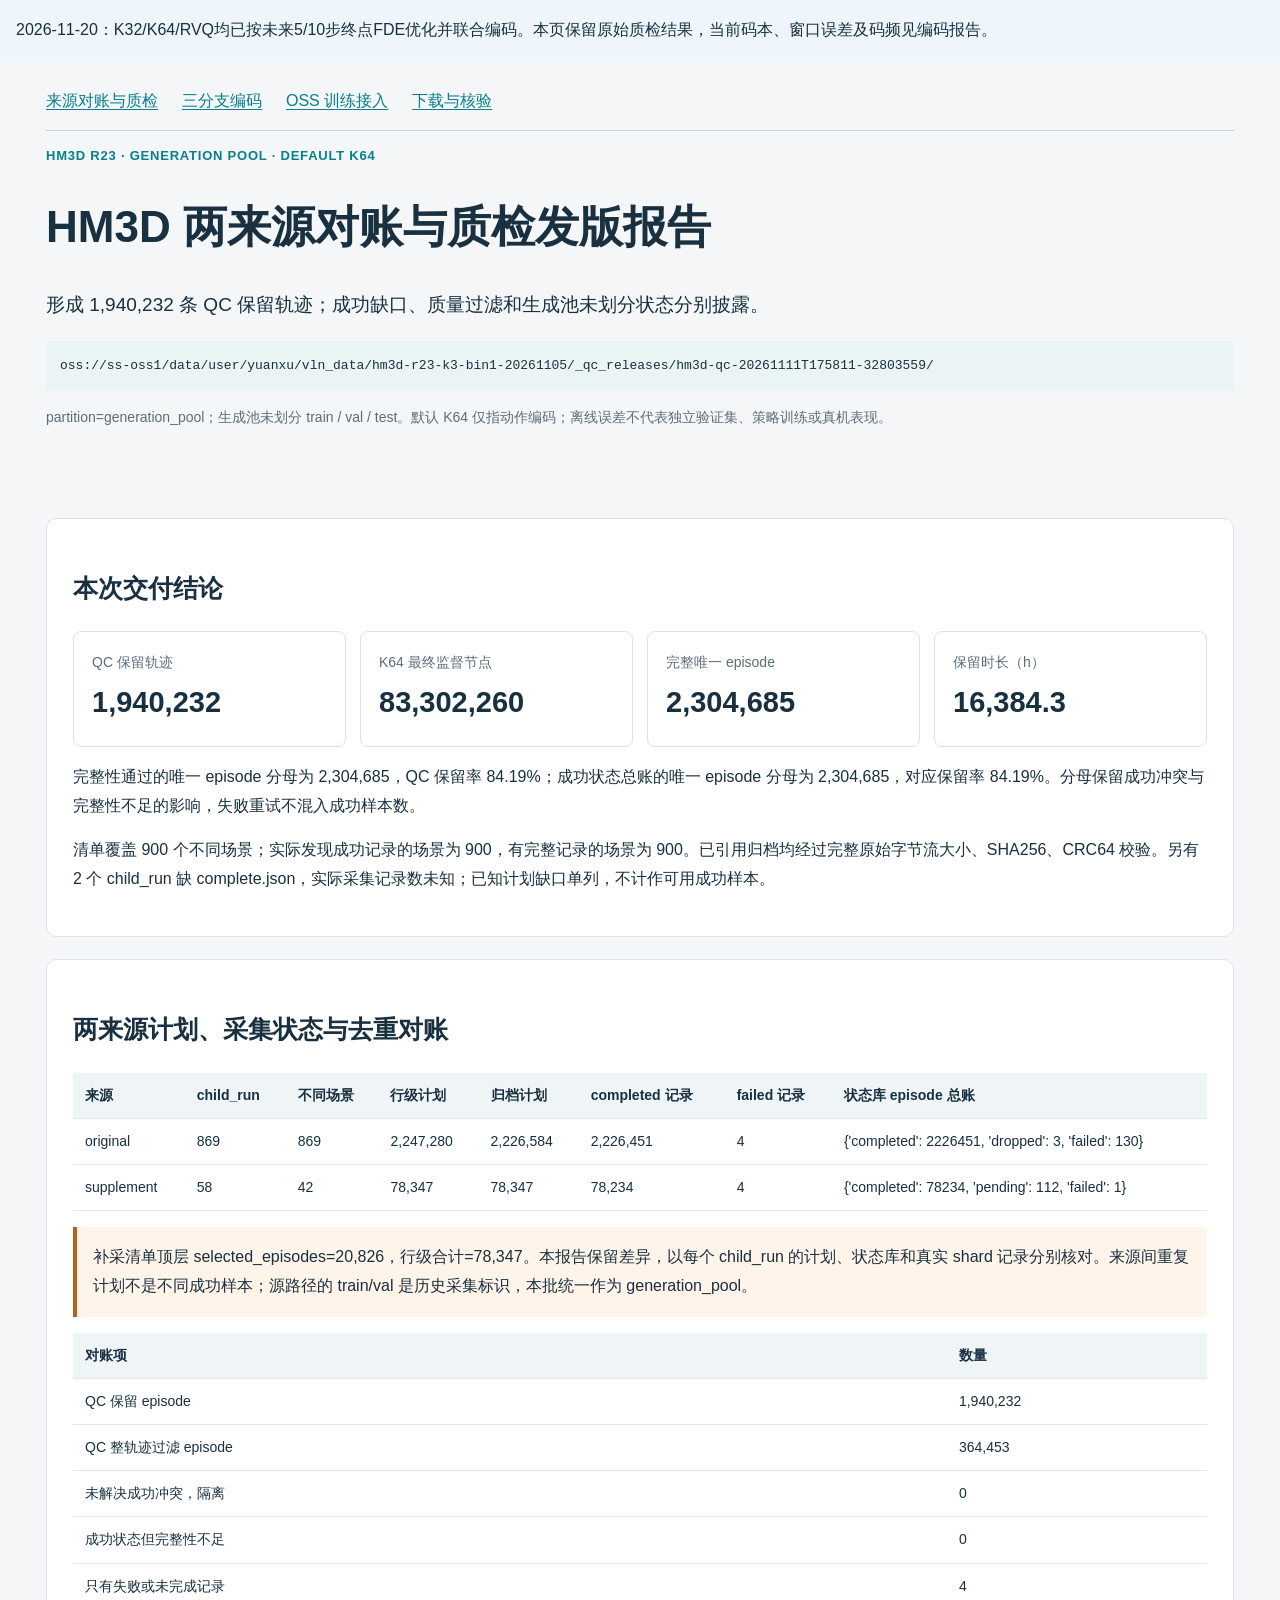
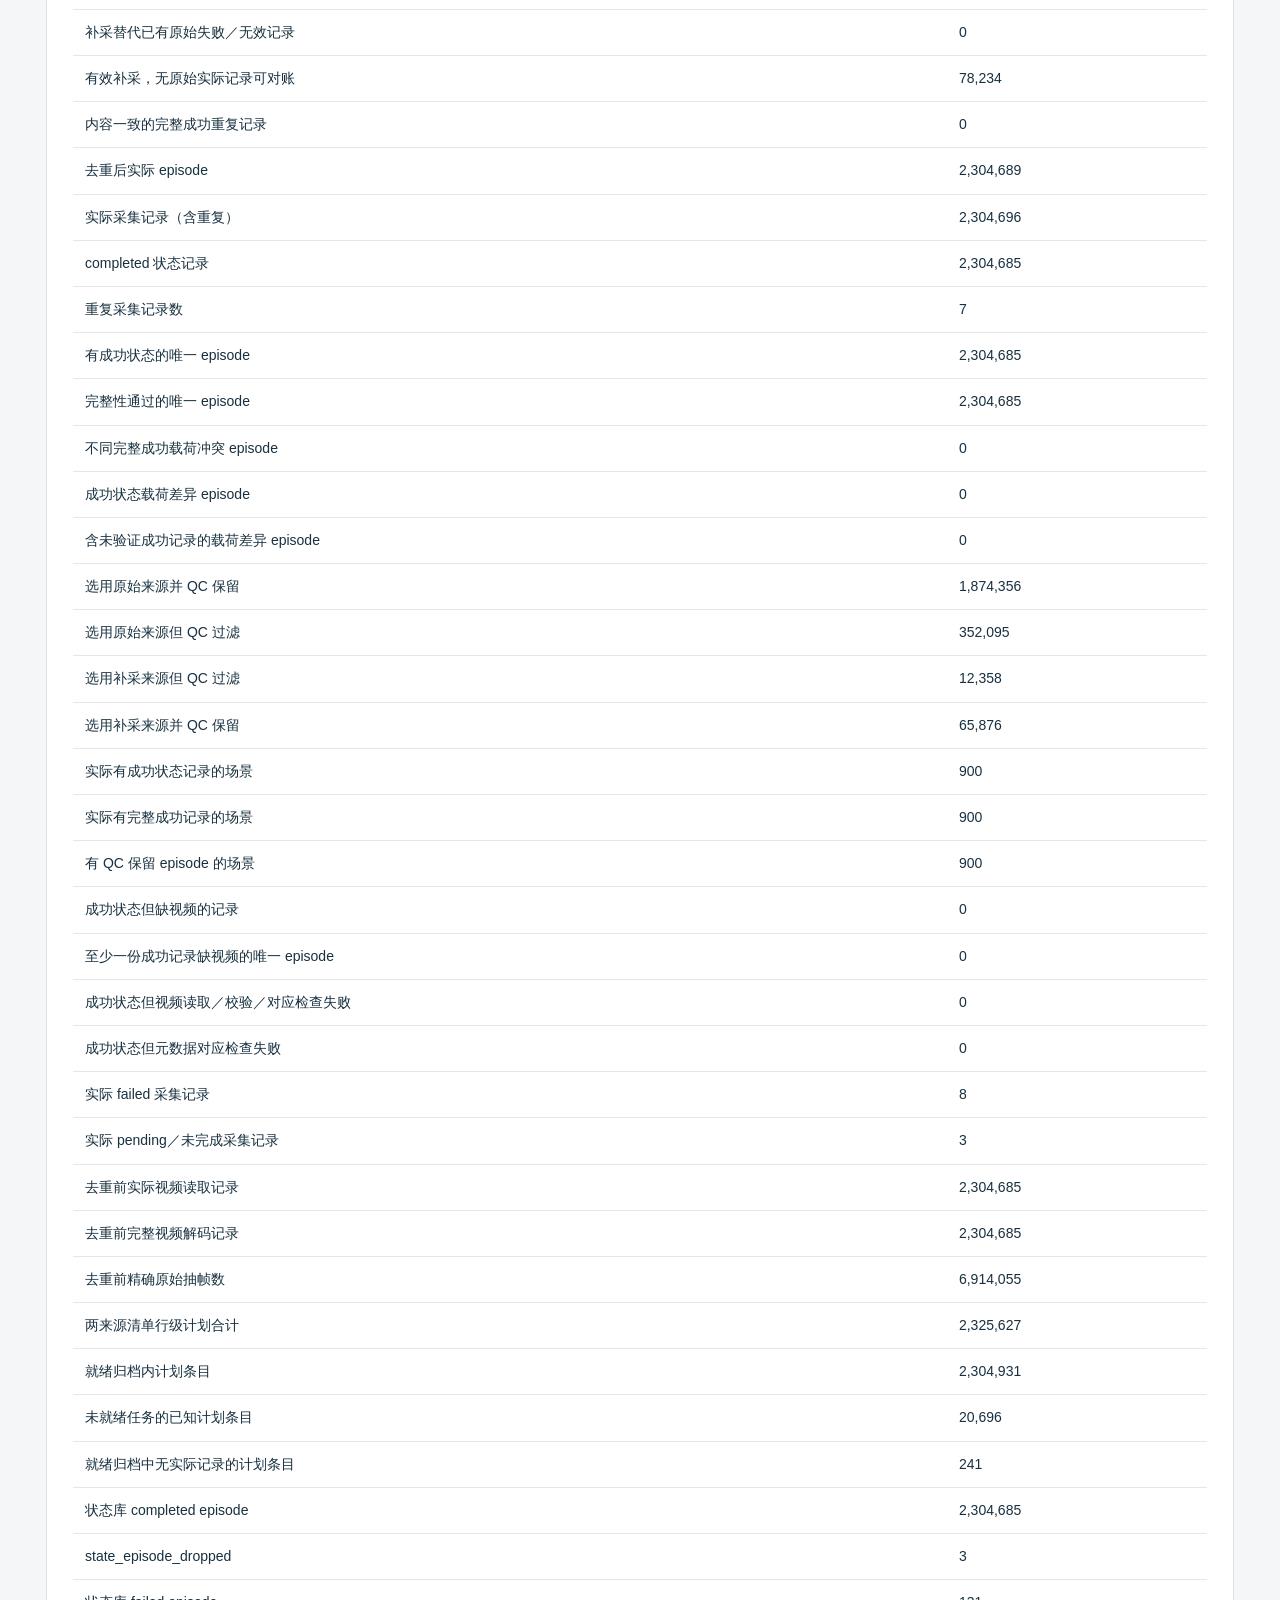
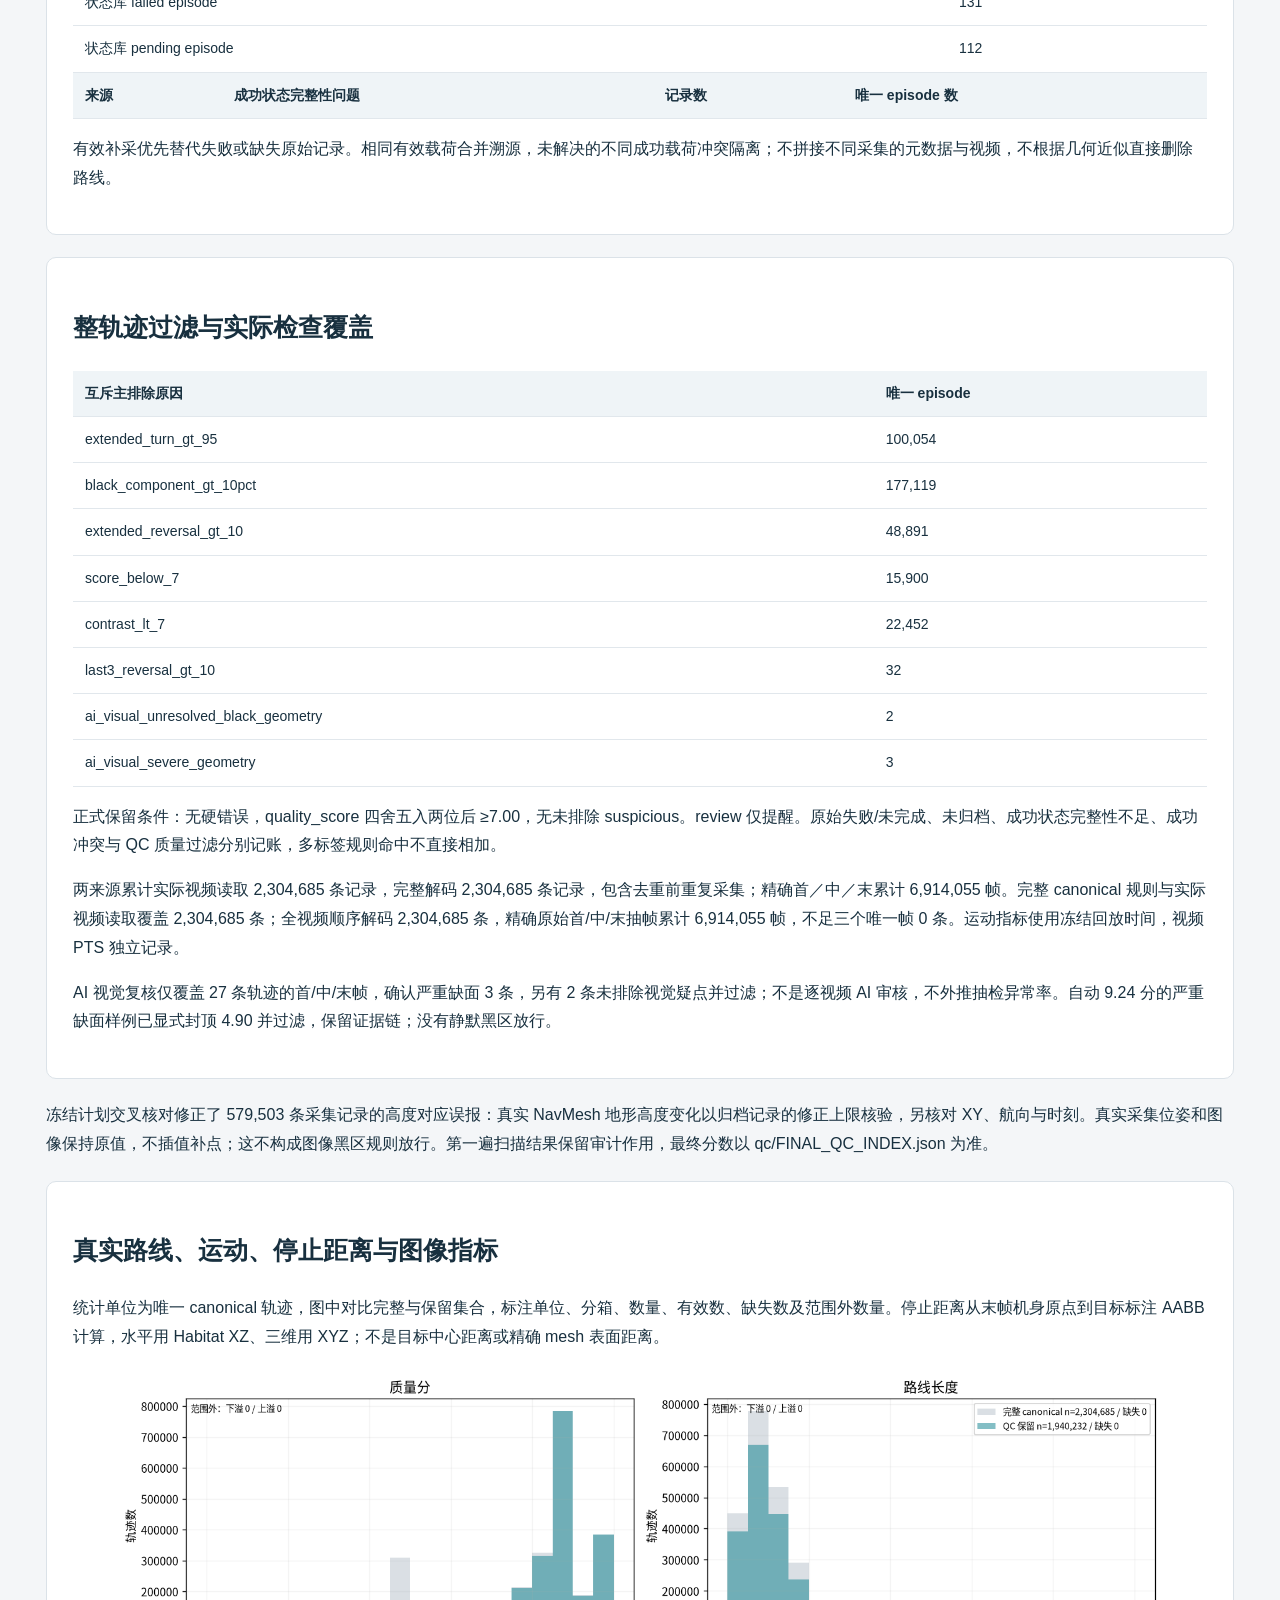
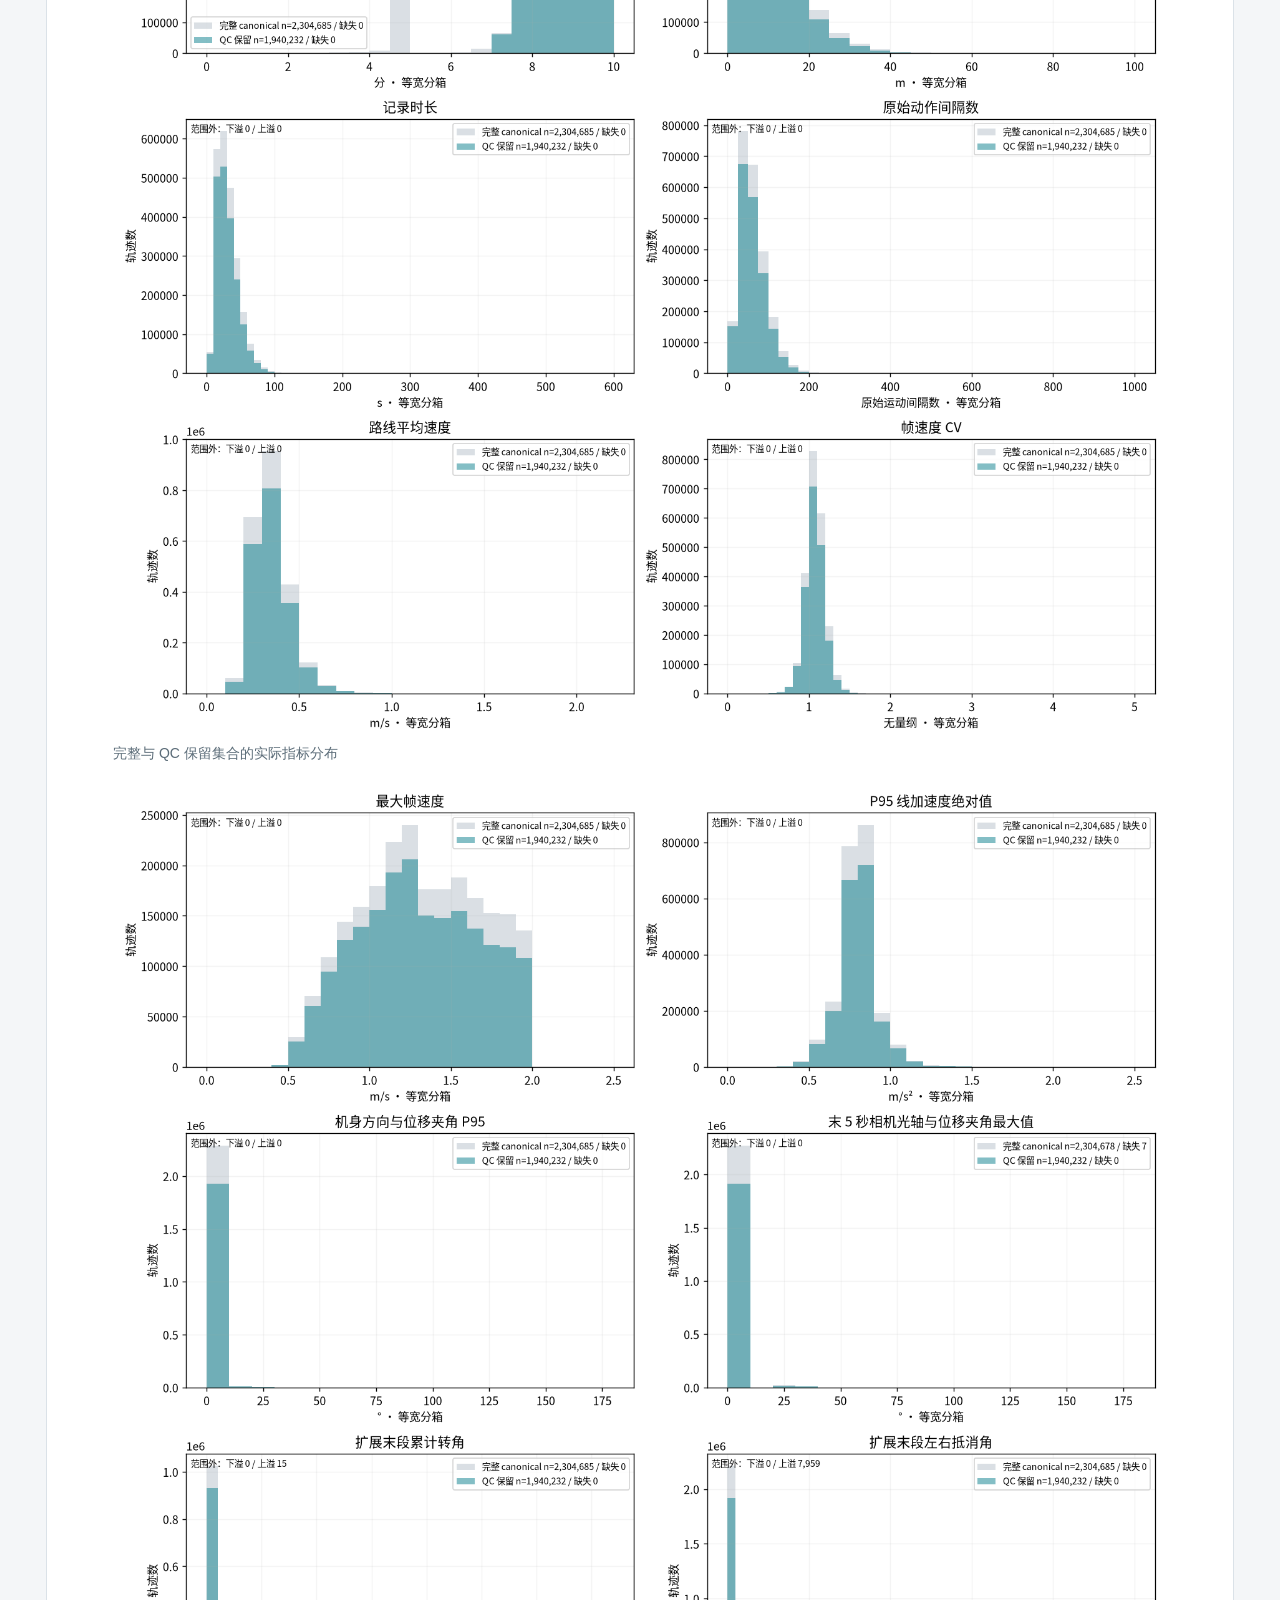
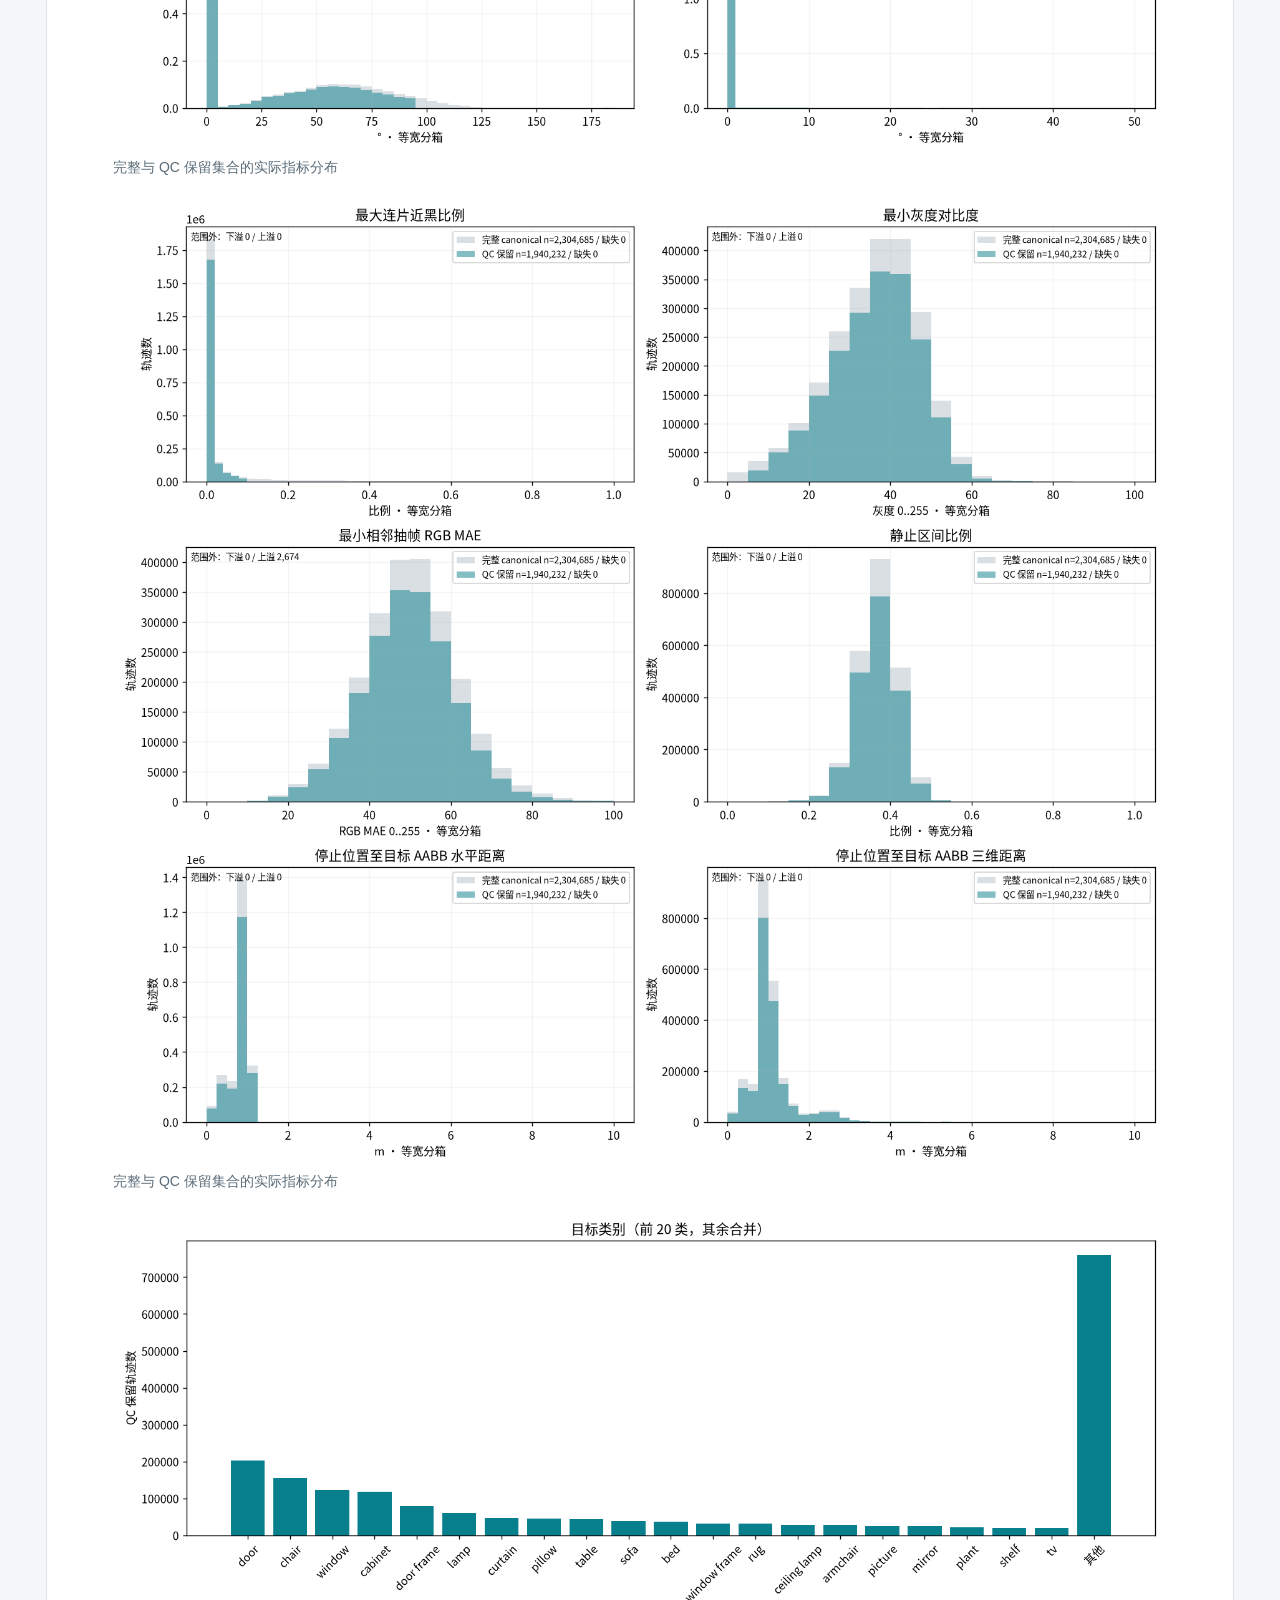
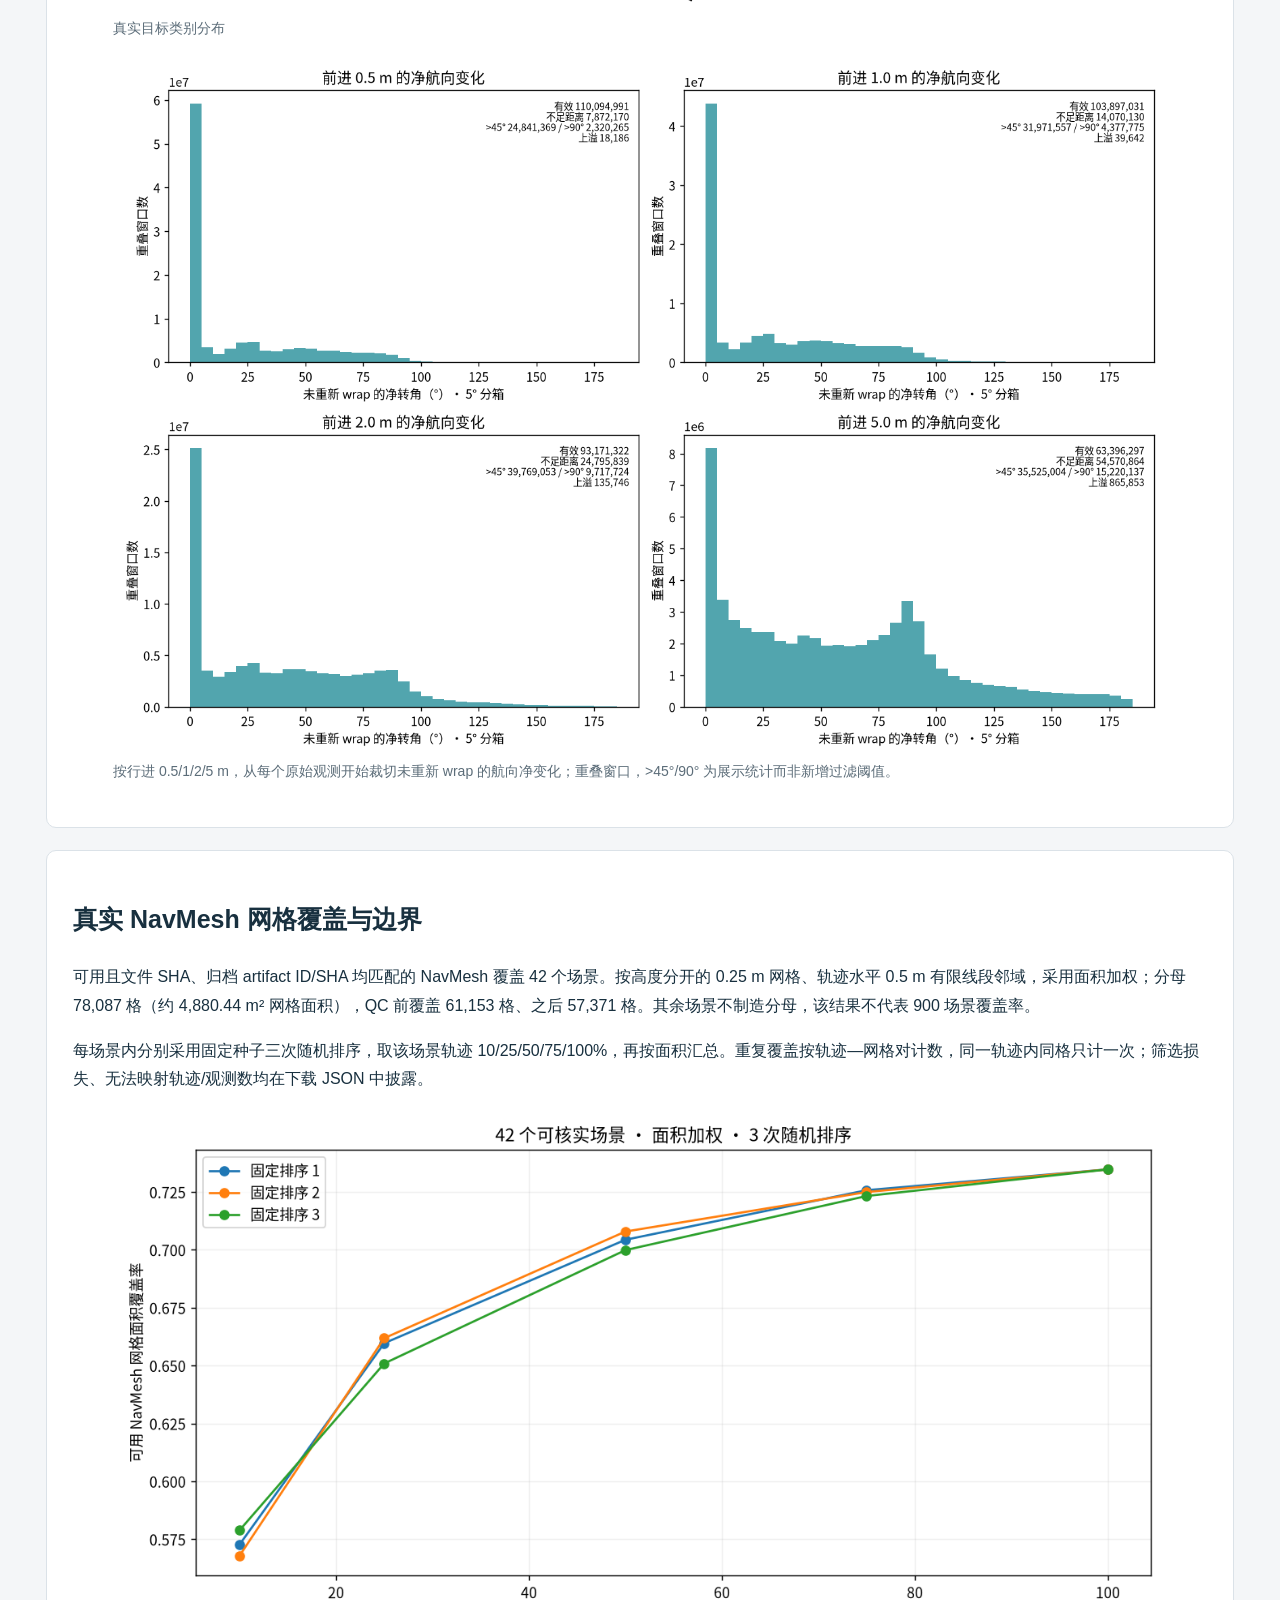
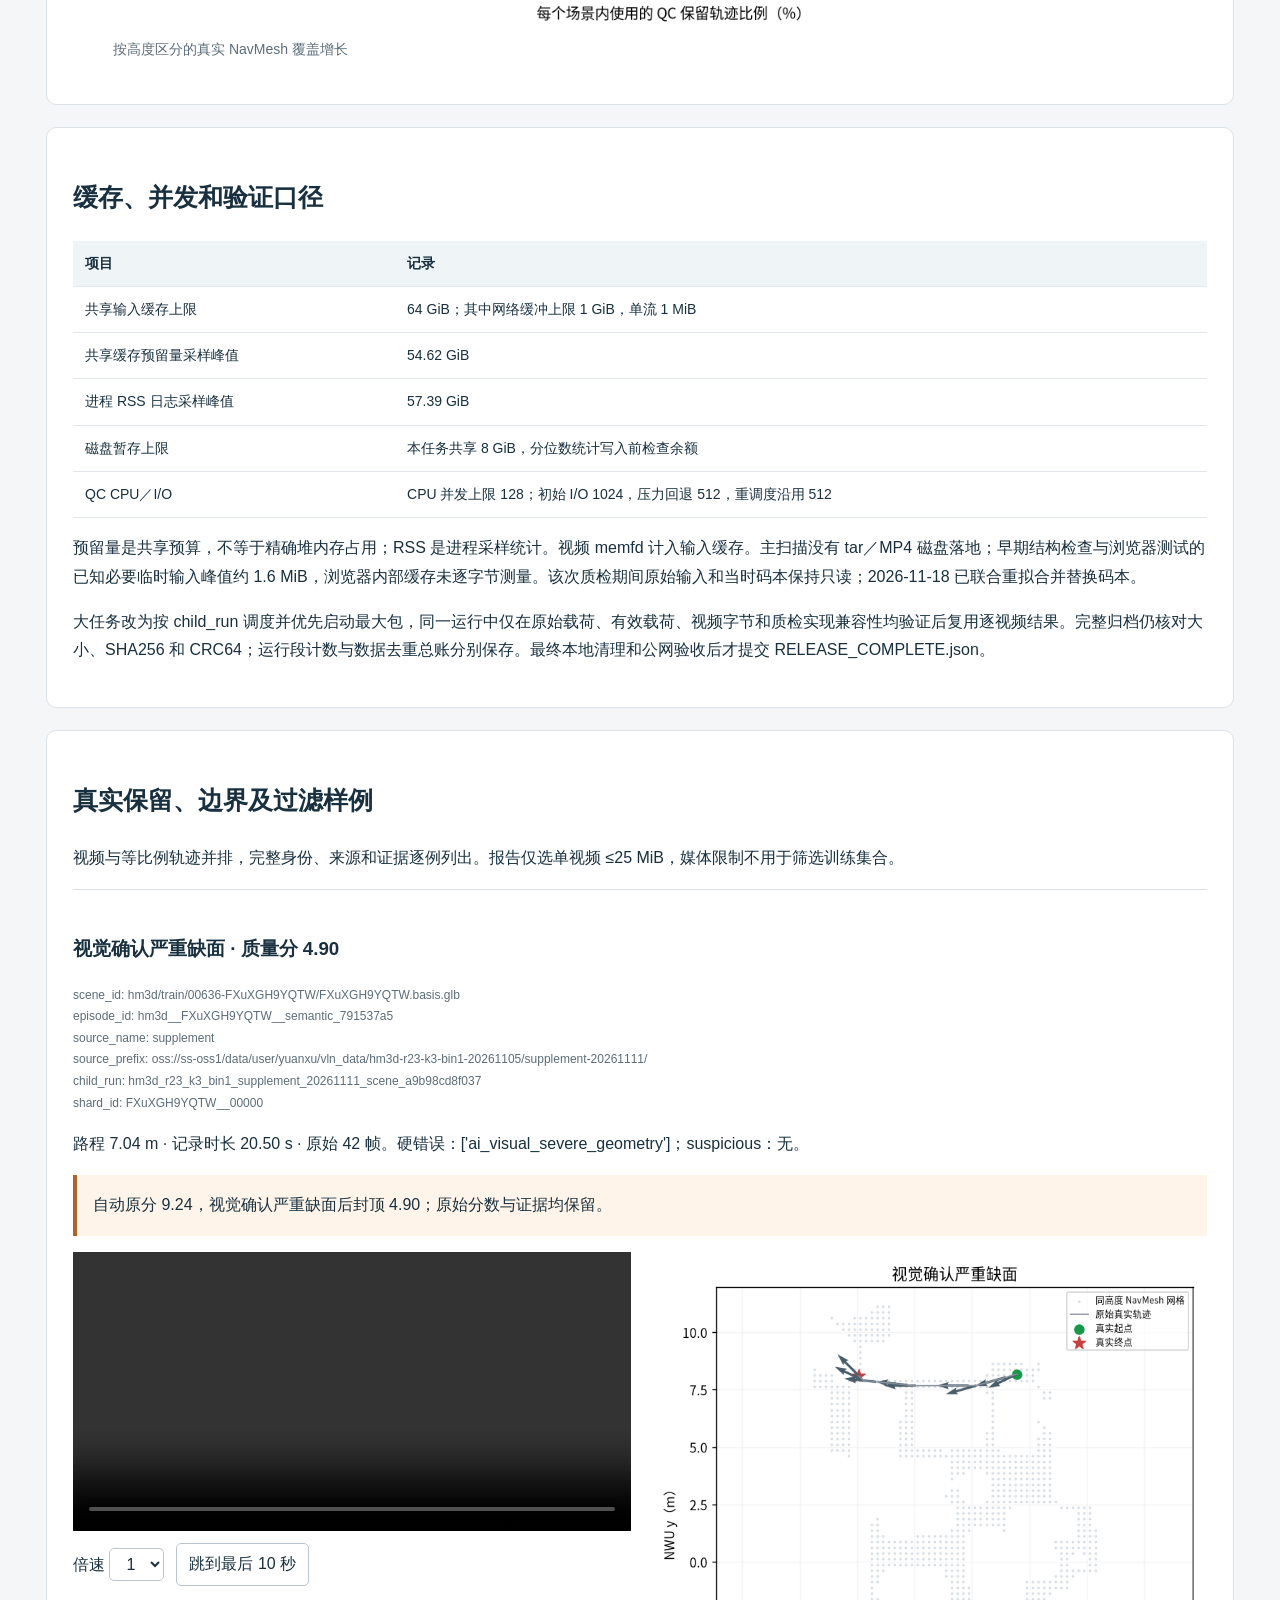
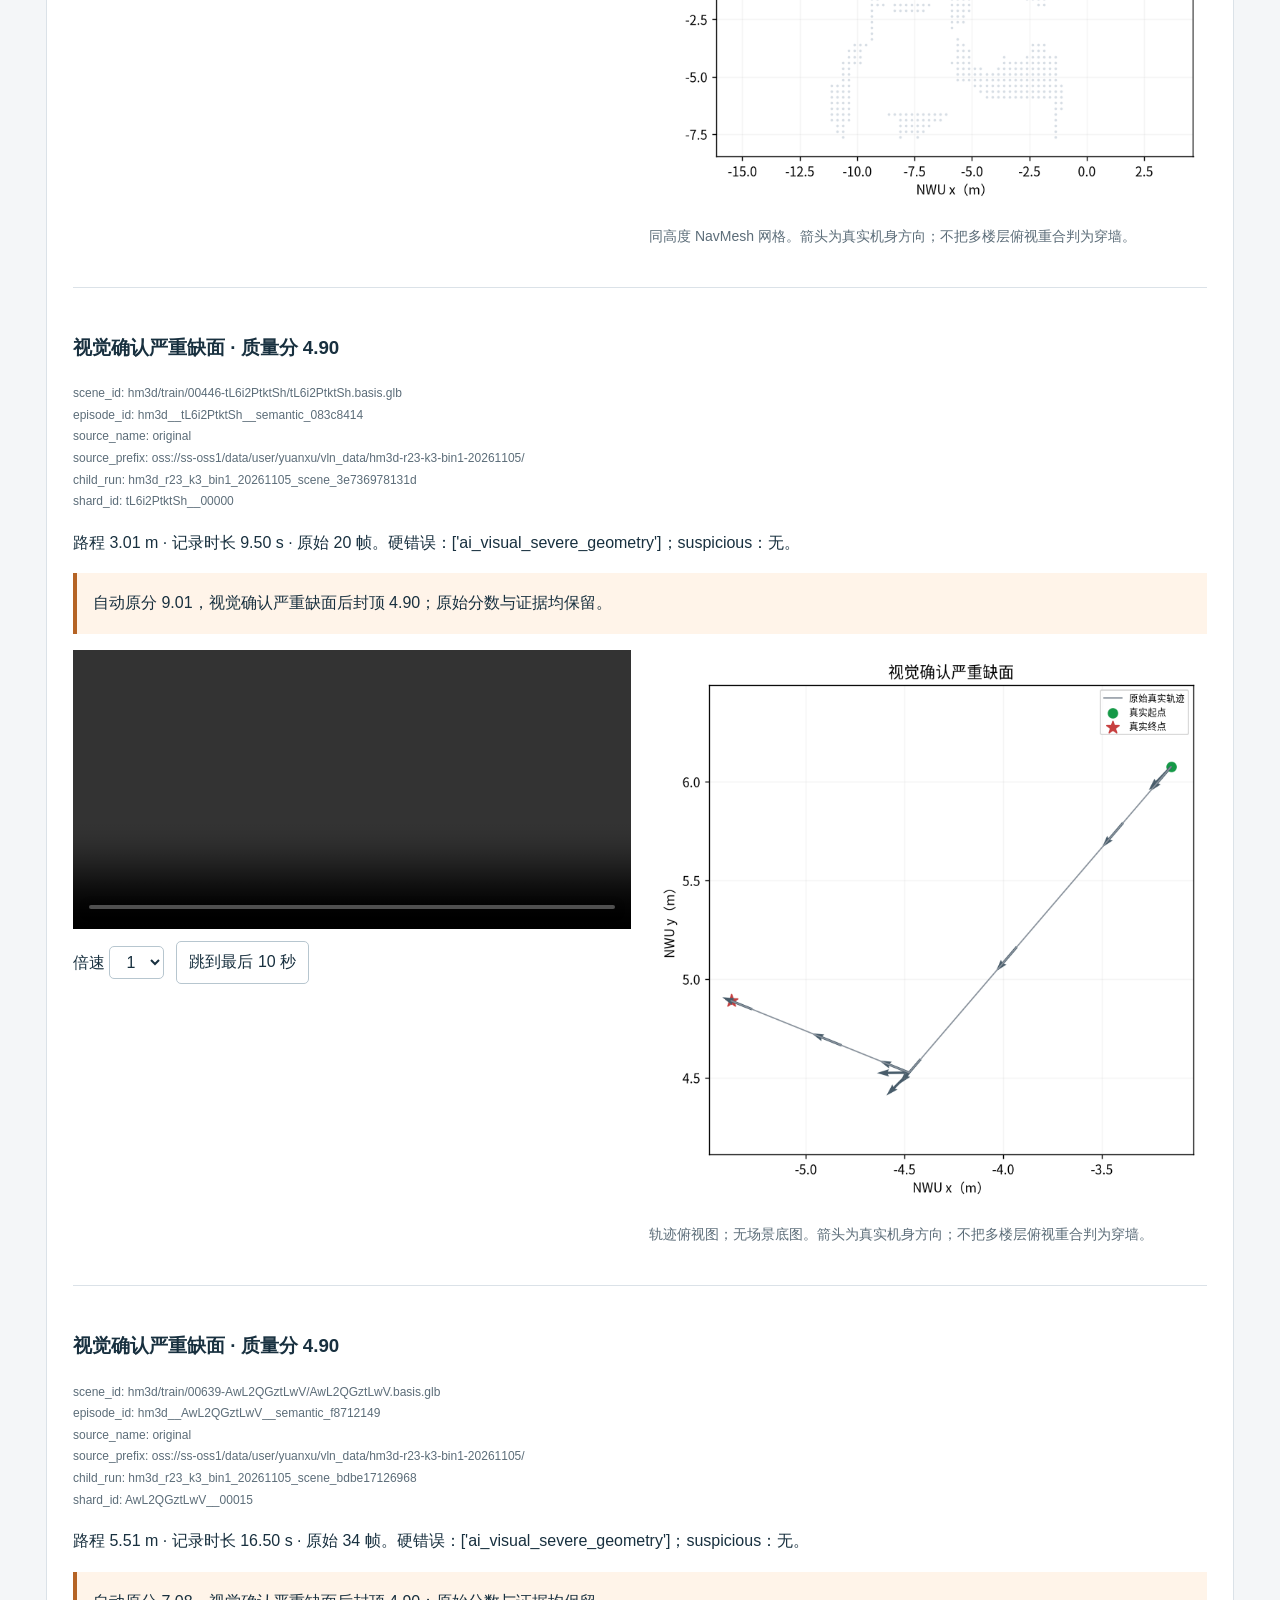
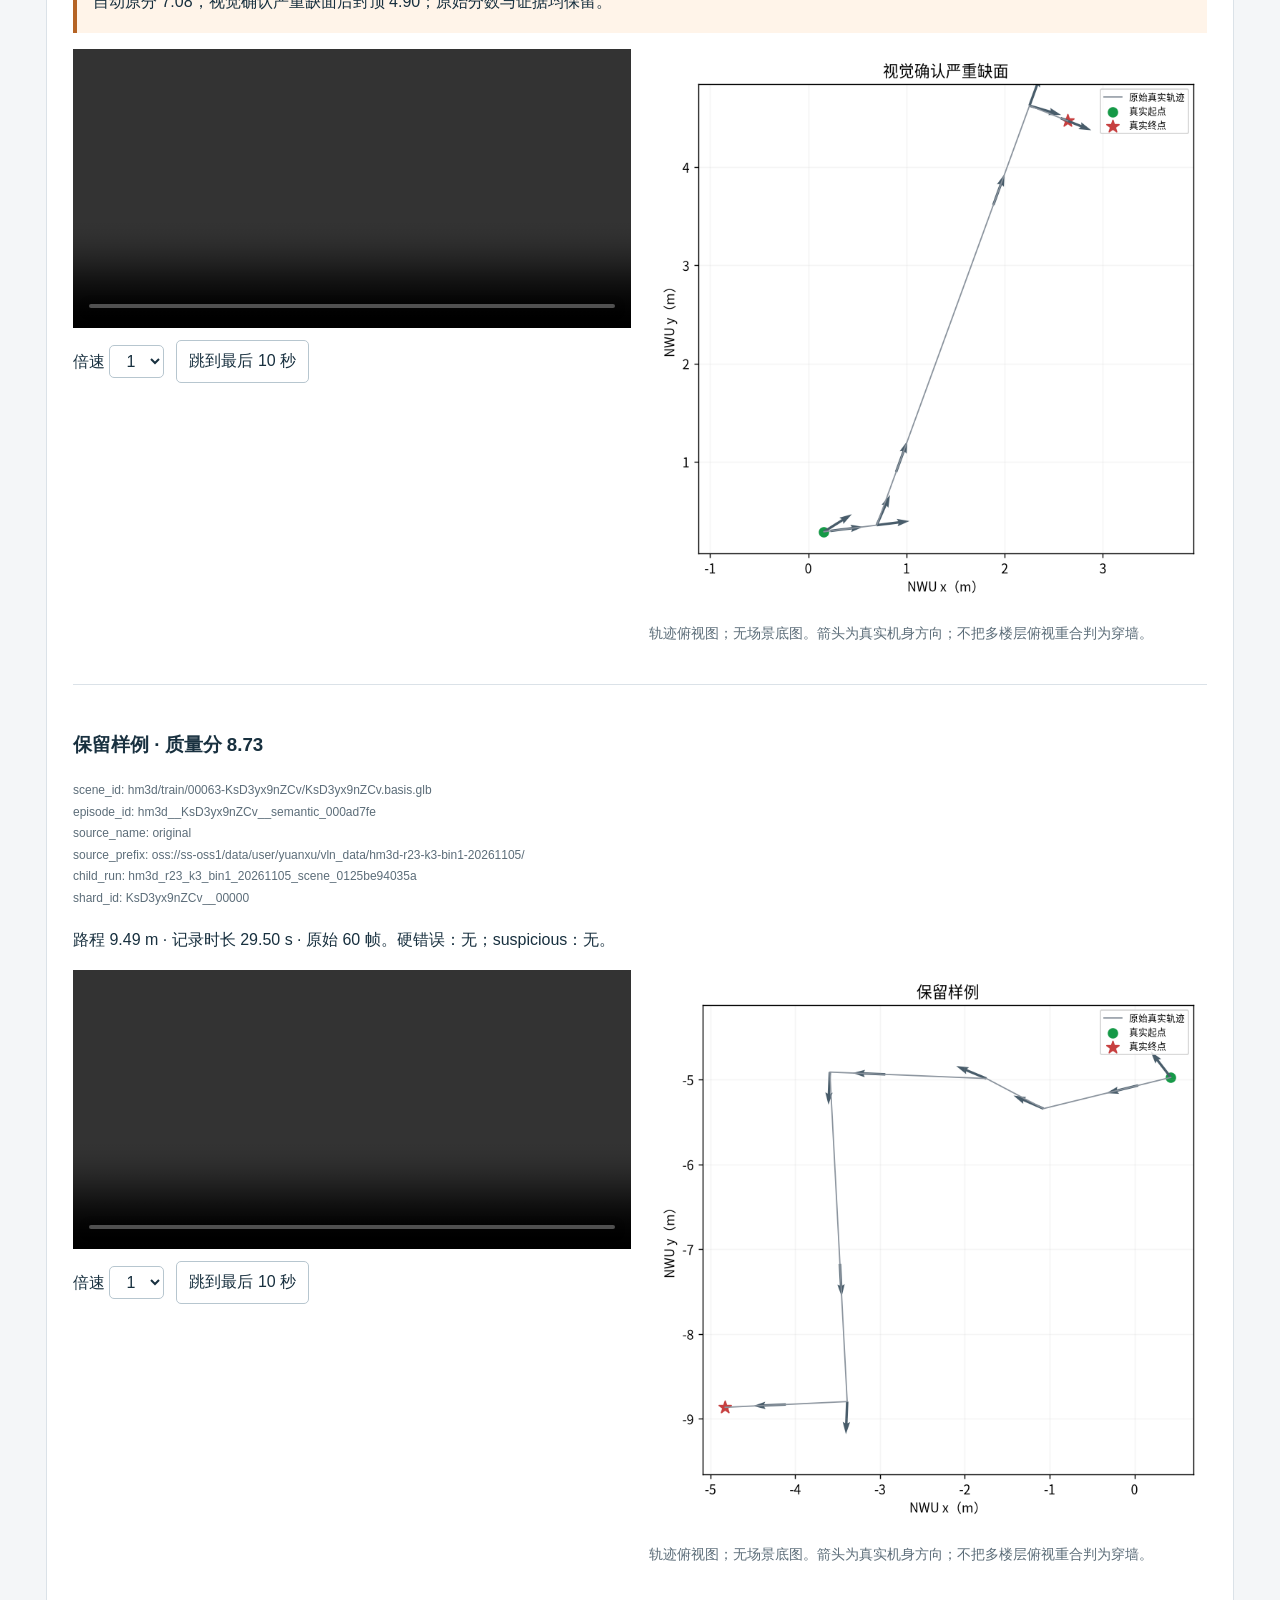
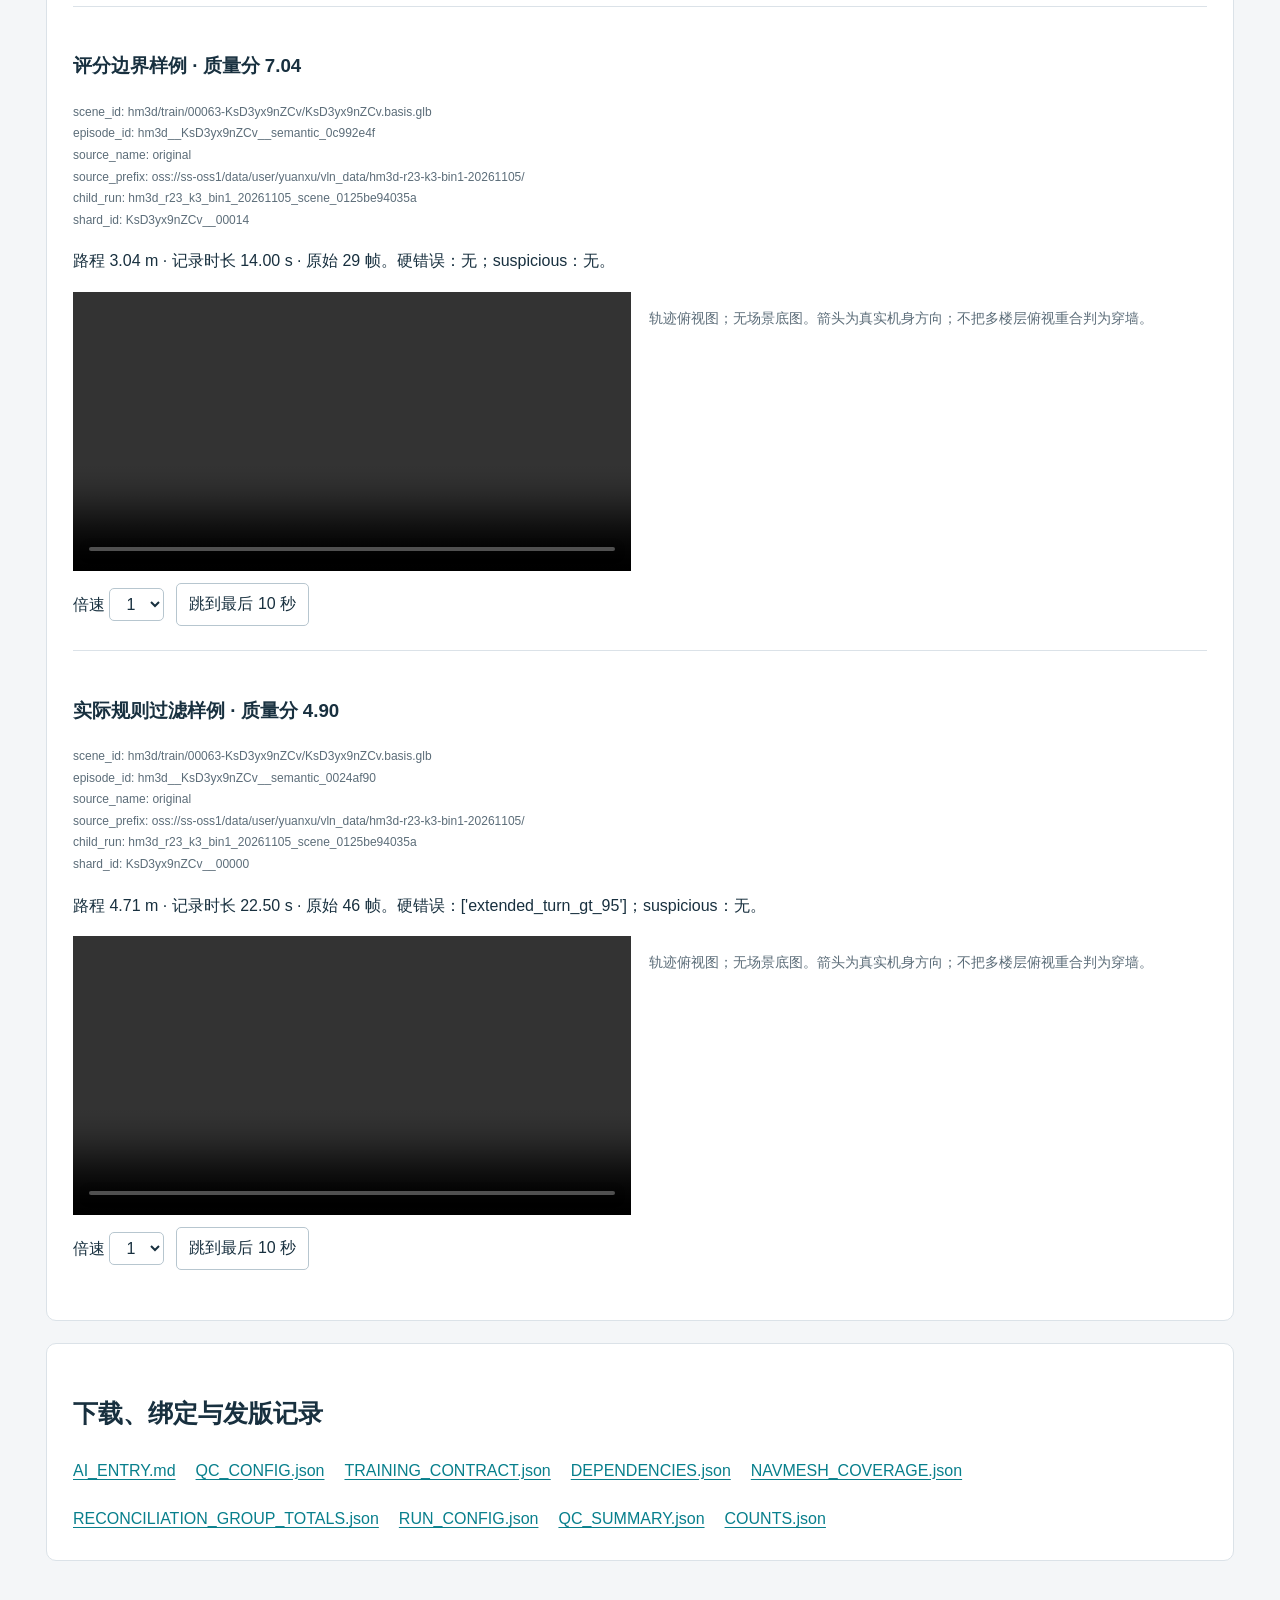
<file: index.html>
<!DOCTYPE html>
<html lang="zh-CN"><head><meta charset="utf-8"/><meta content="width=device-width,initial-scale=1" name="viewport"/><title>HM3D 两来源对账与质检发版报告 · HM3D R23</title><link href="style.css" rel="stylesheet"/></head><body><div style="padding:16px;background:#eef5fc">2026-11-20：K32/K64/RVQ均已按未来5/10步终点FDE优化并联合编码。本页保留原始质检结果，当前码本、窗口误差及码频见编码报告。</div><header><nav aria-label="主导航"><a href="index.html">来源对账与质检</a><a href="tokenizer.html">三分支编码</a><a href="training.html">OSS 训练接入</a><a href="#downloads">下载与核验</a></nav><p class="tag">HM3D R23 · GENERATION POOL · DEFAULT K64</p><h1>HM3D 两来源对账与质检发版报告</h1><p class="lead">形成 1,940,232 条 QC 保留轨迹；成功缺口、质量过滤和生成池未划分状态分别披露。</p><code class="uri">oss://ss-oss1/data/user/yuanxu/vln_data/hm3d-r23-k3-bin1-20261105/_qc_releases/hm3d-qc-20261111T175811-32803559/</code><p class="muted">partition=generation_pool；生成池未划分 train / val / test。默认 K64 仅指动作编码；离线误差不代表独立验证集、策略训练或真机表现。</p></header><main><section id="conclusion"><h2>本次交付结论</h2><div class="cards"><div class="card"><div class="muted">QC 保留轨迹</div><div class="value">1,940,232</div></div><div class="card"><div class="muted">K64 最终监督节点</div><div class="value">83,302,260</div></div><div class="card"><div class="muted">完整唯一 episode</div><div class="value">2,304,685</div></div><div class="card"><div class="muted">保留时长（h）</div><div class="value">16,384.3</div></div></div><p>完整性通过的唯一 episode 分母为 2,304,685，QC 保留率 84.19%；成功状态总账的唯一 episode 分母为 2,304,685，对应保留率 84.19%。分母保留成功冲突与完整性不足的影响，失败重试不混入成功样本数。</p><p>清单覆盖 900 个不同场景；实际发现成功记录的场景为 900，有完整记录的场景为 900。已引用归档均经过完整原始字节流大小、SHA256、CRC64 校验。另有 2 个 child_run 缺 complete.json，实际采集记录数未知；已知计划缺口单列，不计作可用成功样本。</p></section><section id="reconciliation"><h2>两来源计划、采集状态与去重对账</h2><div class="table-wrap"><table><thead><tr><th>来源</th><th>child_run</th><th>不同场景</th><th>行级计划</th><th>归档计划</th><th>completed 记录</th><th>failed 记录</th><th>状态库 episode 总账</th></tr></thead><tbody><tr><td>original</td><td>869</td><td>869</td><td>2,247,280</td><td>2,226,584</td><td>2,226,451</td><td>4</td><td>{'completed': 2226451, 'dropped': 3, 'failed': 130}</td></tr><tr><td>supplement</td><td>58</td><td>42</td><td>78,347</td><td>78,347</td><td>78,234</td><td>4</td><td>{'completed': 78234, 'pending': 112, 'failed': 1}</td></tr></tbody></table></div><p class="alert">补采清单顶层 selected_episodes=20,826，行级合计=78,347。本报告保留差异，以每个 child_run 的计划、状态库和真实 shard 记录分别核对。来源间重复计划不是不同成功样本；源路径的 train/val 是历史采集标识，本批统一作为 generation_pool。</p><div class="table-wrap"><table><thead><tr><th>对账项</th><th>数量</th></tr></thead><tbody><tr><td>QC 保留 episode</td><td>1,940,232</td></tr><tr><td>QC 整轨迹过滤 episode</td><td>364,453</td></tr><tr><td>未解决成功冲突，隔离</td><td>0</td></tr><tr><td>成功状态但完整性不足</td><td>0</td></tr><tr><td>只有失败或未完成记录</td><td>4</td></tr><tr><td>补采替代已有原始失败／无效记录</td><td>0</td></tr><tr><td>有效补采，无原始实际记录可对账</td><td>78,234</td></tr><tr><td>内容一致的完整成功重复记录</td><td>0</td></tr><tr><td>去重后实际 episode</td><td>2,304,689</td></tr><tr><td>实际采集记录（含重复）</td><td>2,304,696</td></tr><tr><td>completed 状态记录</td><td>2,304,685</td></tr><tr><td>重复采集记录数</td><td>7</td></tr><tr><td>有成功状态的唯一 episode</td><td>2,304,685</td></tr><tr><td>完整性通过的唯一 episode</td><td>2,304,685</td></tr><tr><td>不同完整成功载荷冲突 episode</td><td>0</td></tr><tr><td>成功状态载荷差异 episode</td><td>0</td></tr><tr><td>含未验证成功记录的载荷差异 episode</td><td>0</td></tr><tr><td>选用原始来源并 QC 保留</td><td>1,874,356</td></tr><tr><td>选用原始来源但 QC 过滤</td><td>352,095</td></tr><tr><td>选用补采来源但 QC 过滤</td><td>12,358</td></tr><tr><td>选用补采来源并 QC 保留</td><td>65,876</td></tr><tr><td>实际有成功状态记录的场景</td><td>900</td></tr><tr><td>实际有完整成功记录的场景</td><td>900</td></tr><tr><td>有 QC 保留 episode 的场景</td><td>900</td></tr><tr><td>成功状态但缺视频的记录</td><td>0</td></tr><tr><td>至少一份成功记录缺视频的唯一 episode</td><td>0</td></tr><tr><td>成功状态但视频读取／校验／对应检查失败</td><td>0</td></tr><tr><td>成功状态但元数据对应检查失败</td><td>0</td></tr><tr><td>实际 failed 采集记录</td><td>8</td></tr><tr><td>实际 pending／未完成采集记录</td><td>3</td></tr><tr><td>去重前实际视频读取记录</td><td>2,304,685</td></tr><tr><td>去重前完整视频解码记录</td><td>2,304,685</td></tr><tr><td>去重前精确原始抽帧数</td><td>6,914,055</td></tr><tr><td>两来源清单行级计划合计</td><td>2,325,627</td></tr><tr><td>就绪归档内计划条目</td><td>2,304,931</td></tr><tr><td>未就绪任务的已知计划条目</td><td>20,696</td></tr><tr><td>就绪归档中无实际记录的计划条目</td><td>241</td></tr><tr><td>状态库 completed episode</td><td>2,304,685</td></tr><tr><td>state_episode_dropped</td><td>3</td></tr><tr><td>状态库 failed episode</td><td>131</td></tr><tr><td>状态库 pending episode</td><td>112</td></tr></tbody></table></div><div class="table-wrap"><table><thead><tr><th>来源</th><th>成功状态完整性问题</th><th>记录数</th><th>唯一 episode 数</th></tr></thead><tbody></tbody></table></div><p>有效补采优先替代失败或缺失原始记录。相同有效载荷合并溯源，未解决的不同成功载荷冲突隔离；不拼接不同采集的元数据与视频，不根据几何近似直接删除路线。</p></section><section id="filtering"><h2>整轨迹过滤与实际检查覆盖</h2><div class="table-wrap"><table><thead><tr><th>互斥主排除原因</th><th>唯一 episode</th></tr></thead><tbody><tr><td>extended_turn_gt_95</td><td>100,054</td></tr><tr><td>black_component_gt_10pct</td><td>177,119</td></tr><tr><td>extended_reversal_gt_10</td><td>48,891</td></tr><tr><td>score_below_7</td><td>15,900</td></tr><tr><td>contrast_lt_7</td><td>22,452</td></tr><tr><td>last3_reversal_gt_10</td><td>32</td></tr><tr><td>ai_visual_unresolved_black_geometry</td><td>2</td></tr><tr><td>ai_visual_severe_geometry</td><td>3</td></tr></tbody></table></div><p>正式保留条件：无硬错误，quality_score 四舍五入两位后 ≥7.00，无未排除 suspicious。review 仅提醒。原始失败/未完成、未归档、成功状态完整性不足、成功冲突与 QC 质量过滤分别记账，多标签规则命中不直接相加。</p><p>两来源累计实际视频读取 2,304,685 条记录，完整解码 2,304,685 条记录，包含去重前重复采集；精确首／中／末累计 6,914,055 帧。完整 canonical 规则与实际视频读取覆盖 2,304,685 条；全视频顺序解码 2,304,685 条，精确原始首/中/末抽帧累计 6,914,055 帧，不足三个唯一帧 0 条。运动指标使用冻结回放时间，视频 PTS 独立记录。</p><p>AI 视觉复核仅覆盖 27 条轨迹的首/中/末帧，确认严重缺面 3 条，另有 2 条未排除视觉疑点并过滤；不是逐视频 AI 审核，不外推抽检异常率。自动 9.24 分的严重缺面样例已显式封顶 4.90 并过滤，保留证据链；没有静默黑区放行。</p></section><p>冻结计划交叉核对修正了 579,503 条采集记录的高度对应误报：真实 NavMesh 地形高度变化以归档记录的修正上限核验，另核对 XY、航向与时刻。真实采集位姿和图像保持原值，不插值补点；这不构成图像黑区规则放行。第一遍扫描结果保留审计作用，最终分数以 qc/FINAL_QC_INDEX.json 为准。</p><section id="metrics"><h2>真实路线、运动、停止距离与图像指标</h2><p>统计单位为唯一 canonical 轨迹，图中对比完整与保留集合，标注单位、分箱、数量、有效数、缺失数及范围外数量。停止距离从末帧机身原点到目标标注 AABB 计算，水平用 Habitat XZ、三维用 XYZ；不是目标中心距离或精确 mesh 表面距离。</p><figure><a href="assets/qc-distributions-0.png"><img alt="完整与 QC 保留集合的实际指标分布" loading="lazy" src="assets/qc-distributions-0.png"/></a><figcaption>完整与 QC 保留集合的实际指标分布</figcaption></figure><figure><a href="assets/qc-distributions-1.png"><img alt="完整与 QC 保留集合的实际指标分布" loading="lazy" src="assets/qc-distributions-1.png"/></a><figcaption>完整与 QC 保留集合的实际指标分布</figcaption></figure><figure><a href="assets/qc-distributions-2.png"><img alt="完整与 QC 保留集合的实际指标分布" loading="lazy" src="assets/qc-distributions-2.png"/></a><figcaption>完整与 QC 保留集合的实际指标分布</figcaption></figure><figure><a href="assets/target-categories.png"><img alt="真实目标类别分布" loading="lazy" src="assets/target-categories.png"/></a><figcaption>真实目标类别分布</figcaption></figure><figure><a href="assets/direction-windows.png"><img alt="按行进 0.5/1/2/5 m，从每个原始观测开始裁切未重新 wrap 的航向净变化；重叠窗口，&gt;45°/90° 为展示统计而非新增过滤阈值。" loading="lazy" src="assets/direction-windows.png"/></a><figcaption>按行进 0.5/1/2/5 m，从每个原始观测开始裁切未重新 wrap 的航向净变化；重叠窗口，&gt;45°/90° 为展示统计而非新增过滤阈值。</figcaption></figure></section><section id="coverage"><h2>真实 NavMesh 网格覆盖与边界</h2><p>可用且文件 SHA、归档 artifact ID/SHA 均匹配的 NavMesh 覆盖 42 个场景。按高度分开的 0.25 m 网格、轨迹水平 0.5 m 有限线段邻域，采用面积加权；分母 78,087 格（约 4,880.44 m² 网格面积），QC 前覆盖 61,153 格、之后 57,371 格。其余场景不制造分母，该结果不代表 900 场景覆盖率。</p><p>每场景内分别采用固定种子三次随机排序，取该场景轨迹 10/25/50/75/100%，再按面积汇总。重复覆盖按轨迹—网格对计数，同一轨迹内同格只计一次；筛选损失、无法映射轨迹/观测数均在下载 JSON 中披露。</p><figure><a href="assets/navmesh-growth.png"><img alt="按高度区分的真实 NavMesh 覆盖增长" loading="lazy" src="assets/navmesh-growth.png"/></a><figcaption>按高度区分的真实 NavMesh 覆盖增长</figcaption></figure></section><section id="runtime"><h2>缓存、并发和验证口径</h2><div class="table-wrap"><table><thead><tr><th>项目</th><th>记录</th></tr></thead><tbody><tr><td>共享输入缓存上限</td><td>64 GiB；其中网络缓冲上限 1 GiB，单流 1 MiB</td></tr><tr><td>共享缓存预留量采样峰值</td><td>54.62 GiB</td></tr><tr><td>进程 RSS 日志采样峰值</td><td>57.39 GiB</td></tr><tr><td>磁盘暂存上限</td><td>本任务共享 8 GiB，分位数统计写入前检查余额</td></tr><tr><td>QC CPU／I/O</td><td>CPU 并发上限 128；初始 I/O 1024，压力回退 512，重调度沿用 512</td></tr></tbody></table></div><p>预留量是共享预算，不等于精确堆内存占用；RSS 是进程采样统计。视频 memfd 计入输入缓存。主扫描没有 tar／MP4 磁盘落地；早期结构检查与浏览器测试的已知必要临时输入峰值约 1.6 MiB，浏览器内部缓存未逐字节测量。该次质检期间原始输入和当时码本保持只读；2026-11-18 已联合重拟合并替换码本。</p><p>大任务改为按 child_run 调度并优先启动最大包，同一运行中仅在原始载荷、有效载荷、视频字节和质检实现兼容性均验证后复用逐视频结果。完整归档仍核对大小、SHA256 和 CRC64；运行段计数与数据去重总账分别保存。最终本地清理和公网验收后才提交 RELEASE_COMPLETE.json。</p></section><section id="cases"><h2>真实保留、边界及过滤样例</h2><p>视频与等比例轨迹并排，完整身份、来源和证据逐例列出。报告仅选单视频 ≤25 MiB，媒体限制不用于筛选训练集合。</p><article class="case" id="case-0"><h3>视觉确认严重缺面 · 质量分 4.90</h3><p class="identity">scene_id: hm3d/train/00636-FXuXGH9YQTW/FXuXGH9YQTW.basis.glb<br/>episode_id: hm3d__FXuXGH9YQTW__semantic_791537a5<br/>source_name: supplement<br/>source_prefix: oss://ss-oss1/data/user/yuanxu/vln_data/hm3d-r23-k3-bin1-20261105/supplement-20261111/<br/>child_run: hm3d_r23_k3_bin1_supplement_20261111_scene_a9b98cd8f037<br/>shard_id: FXuXGH9YQTW__00000</p><p>路程 7.04 m · 记录时长 20.50 s · 原始 42 帧。硬错误：['ai_visual_severe_geometry']；suspicious：无。</p><p class="alert">自动原分 9.24，视觉确认严重缺面后封顶 4.90；原始分数与证据均保留。</p><div class="media"><div><video controls="" playsinline="" preload="metadata" src="assets/cb971c8dd7b87966.mp4"></video><div class="controls"><label>倍速 <select aria-label="播放倍速" data-speed=""><option>1</option><option>2</option><option>4</option><option>8</option></select></label><button data-tail="">跳到最后 10 秒</button></div></div><div><img alt="真实与解码轨迹，等比例米坐标" loading="lazy" src="assets/cb971c8dd7b87966-trajectory.png"/><p class="muted">同高度 NavMesh 网格。箭头为真实机身方向；不把多楼层俯视重合判为穿墙。</p></div></div></article><article class="case" id="case-1"><h3>视觉确认严重缺面 · 质量分 4.90</h3><p class="identity">scene_id: hm3d/train/00446-tL6i2PtktSh/tL6i2PtktSh.basis.glb<br/>episode_id: hm3d__tL6i2PtktSh__semantic_083c8414<br/>source_name: original<br/>source_prefix: oss://ss-oss1/data/user/yuanxu/vln_data/hm3d-r23-k3-bin1-20261105/<br/>child_run: hm3d_r23_k3_bin1_20261105_scene_3e736978131d<br/>shard_id: tL6i2PtktSh__00000</p><p>路程 3.01 m · 记录时长 9.50 s · 原始 20 帧。硬错误：['ai_visual_severe_geometry']；suspicious：无。</p><p class="alert">自动原分 9.01，视觉确认严重缺面后封顶 4.90；原始分数与证据均保留。</p><div class="media"><div><video controls="" playsinline="" preload="metadata" src="assets/f081bb4aadd26855.mp4"></video><div class="controls"><label>倍速 <select aria-label="播放倍速" data-speed=""><option>1</option><option>2</option><option>4</option><option>8</option></select></label><button data-tail="">跳到最后 10 秒</button></div></div><div><img alt="真实与解码轨迹，等比例米坐标" loading="lazy" src="assets/f081bb4aadd26855-trajectory.png"/><p class="muted">轨迹俯视图；无场景底图。箭头为真实机身方向；不把多楼层俯视重合判为穿墙。</p></div></div></article><article class="case" id="case-2"><h3>视觉确认严重缺面 · 质量分 4.90</h3><p class="identity">scene_id: hm3d/train/00639-AwL2QGztLwV/AwL2QGztLwV.basis.glb<br/>episode_id: hm3d__AwL2QGztLwV__semantic_f8712149<br/>source_name: original<br/>source_prefix: oss://ss-oss1/data/user/yuanxu/vln_data/hm3d-r23-k3-bin1-20261105/<br/>child_run: hm3d_r23_k3_bin1_20261105_scene_bdbe17126968<br/>shard_id: AwL2QGztLwV__00015</p><p>路程 5.51 m · 记录时长 16.50 s · 原始 34 帧。硬错误：['ai_visual_severe_geometry']；suspicious：无。</p><p class="alert">自动原分 7.08，视觉确认严重缺面后封顶 4.90；原始分数与证据均保留。</p><div class="media"><div><video controls="" playsinline="" preload="metadata" src="assets/e9300011decdb129.mp4"></video><div class="controls"><label>倍速 <select aria-label="播放倍速" data-speed=""><option>1</option><option>2</option><option>4</option><option>8</option></select></label><button data-tail="">跳到最后 10 秒</button></div></div><div><img alt="真实与解码轨迹，等比例米坐标" loading="lazy" src="assets/e9300011decdb129-trajectory.png"/><p class="muted">轨迹俯视图；无场景底图。箭头为真实机身方向；不把多楼层俯视重合判为穿墙。</p></div></div></article><article class="case" id="case-3"><h3>保留样例 · 质量分 8.73</h3><p class="identity">scene_id: hm3d/train/00063-KsD3yx9nZCv/KsD3yx9nZCv.basis.glb<br/>episode_id: hm3d__KsD3yx9nZCv__semantic_000ad7fe<br/>source_name: original<br/>source_prefix: oss://ss-oss1/data/user/yuanxu/vln_data/hm3d-r23-k3-bin1-20261105/<br/>child_run: hm3d_r23_k3_bin1_20261105_scene_0125be94035a<br/>shard_id: KsD3yx9nZCv__00000</p><p>路程 9.49 m · 记录时长 29.50 s · 原始 60 帧。硬错误：无；suspicious：无。</p><div class="media"><div><video controls="" playsinline="" preload="metadata" src="assets/b9e005bddb11b989.mp4"></video><div class="controls"><label>倍速 <select aria-label="播放倍速" data-speed=""><option>1</option><option>2</option><option>4</option><option>8</option></select></label><button data-tail="">跳到最后 10 秒</button></div></div><div><img alt="真实与解码轨迹，等比例米坐标" loading="lazy" src="assets/b9e005bddb11b989-trajectory.png"/><p class="muted">轨迹俯视图；无场景底图。箭头为真实机身方向；不把多楼层俯视重合判为穿墙。</p></div></div></article><article class="case" id="case-4"><h3>评分边界样例 · 质量分 7.04</h3><p class="identity">scene_id: hm3d/train/00063-KsD3yx9nZCv/KsD3yx9nZCv.basis.glb<br/>episode_id: hm3d__KsD3yx9nZCv__semantic_0c992e4f<br/>source_name: original<br/>source_prefix: oss://ss-oss1/data/user/yuanxu/vln_data/hm3d-r23-k3-bin1-20261105/<br/>child_run: hm3d_r23_k3_bin1_20261105_scene_0125be94035a<br/>shard_id: KsD3yx9nZCv__00014</p><p>路程 3.04 m · 记录时长 14.00 s · 原始 29 帧。硬错误：无；suspicious：无。</p><div class="media"><div><video controls="" playsinline="" preload="metadata" src="assets/d1b701a4bf25bca6.mp4"></video><div class="controls"><label>倍速 <select aria-label="播放倍速" data-speed=""><option>1</option><option>2</option><option>4</option><option>8</option></select></label><button data-tail="">跳到最后 10 秒</button></div></div><div><img alt="真实与解码轨迹，等比例米坐标" loading="lazy" src="assets/d1b701a4bf25bca6-trajectory.png"/><p class="muted">轨迹俯视图；无场景底图。箭头为真实机身方向；不把多楼层俯视重合判为穿墙。</p></div></div></article><article class="case" id="case-5"><h3>实际规则过滤样例 · 质量分 4.90</h3><p class="identity">scene_id: hm3d/train/00063-KsD3yx9nZCv/KsD3yx9nZCv.basis.glb<br/>episode_id: hm3d__KsD3yx9nZCv__semantic_0024af90<br/>source_name: original<br/>source_prefix: oss://ss-oss1/data/user/yuanxu/vln_data/hm3d-r23-k3-bin1-20261105/<br/>child_run: hm3d_r23_k3_bin1_20261105_scene_0125be94035a<br/>shard_id: KsD3yx9nZCv__00000</p><p>路程 4.71 m · 记录时长 22.50 s · 原始 46 帧。硬错误：['extended_turn_gt_95']；suspicious：无。</p><div class="media"><div><video controls="" playsinline="" preload="metadata" src="assets/57a56a2478f1fde8.mp4"></video><div class="controls"><label>倍速 <select aria-label="播放倍速" data-speed=""><option>1</option><option>2</option><option>4</option><option>8</option></select></label><button data-tail="">跳到最后 10 秒</button></div></div><div><img alt="真实与解码轨迹，等比例米坐标" loading="lazy" src="assets/57a56a2478f1fde8-trajectory.png"/><p class="muted">轨迹俯视图；无场景底图。箭头为真实机身方向；不把多楼层俯视重合判为穿墙。</p></div></div></article></section><section id="downloads"><h2>下载、绑定与发版记录</h2><div class="links"><a download="" href="downloads/AI_ENTRY.md">AI_ENTRY.md</a><a download="" href="downloads/QC_CONFIG.json">QC_CONFIG.json</a><a download="" href="downloads/TRAINING_CONTRACT.json">TRAINING_CONTRACT.json</a><a download="" href="downloads/DEPENDENCIES.json">DEPENDENCIES.json</a><a download="" href="downloads/NAVMESH_COVERAGE.json">NAVMESH_COVERAGE.json</a><a download="" href="downloads/RECONCILIATION_GROUP_TOTALS.json">RECONCILIATION_GROUP_TOTALS.json</a><a download="" href="downloads/RUN_CONFIG.json">RUN_CONFIG.json</a><a download="" href="downloads/QC_SUMMARY.json">QC_SUMMARY.json</a><a download="" href="downloads/COUNTS.json">COUNTS.json</a></div></section></main><footer>质检报告原始生成 2026-11-12；2026-11-20 更新 K32/RVQ 5/10步编码。DATASETS SHA256：0945ba96ebe1c2a7b80b1b5b41b1abd5aab07f92a533ae9ae62a93e9b5f2bccc。</footer><script src="report.js"></script></body></html>
</file>
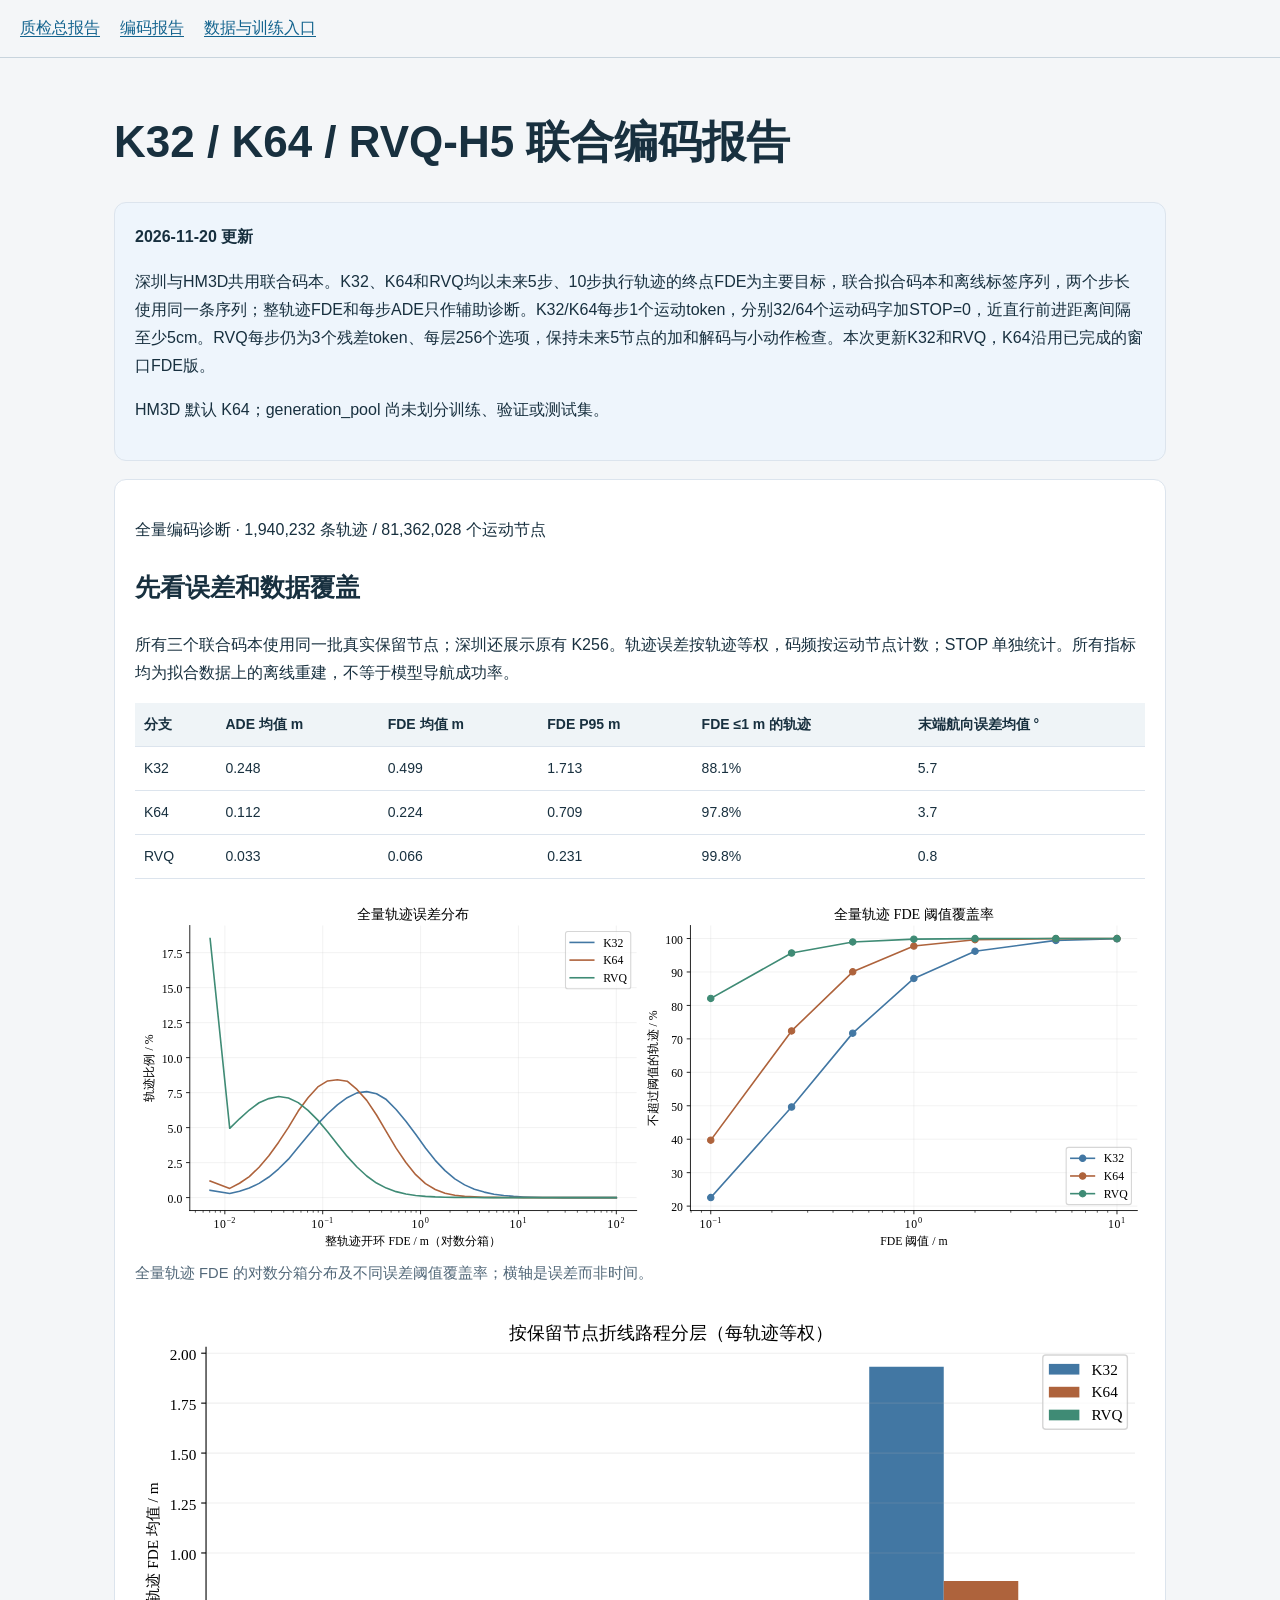
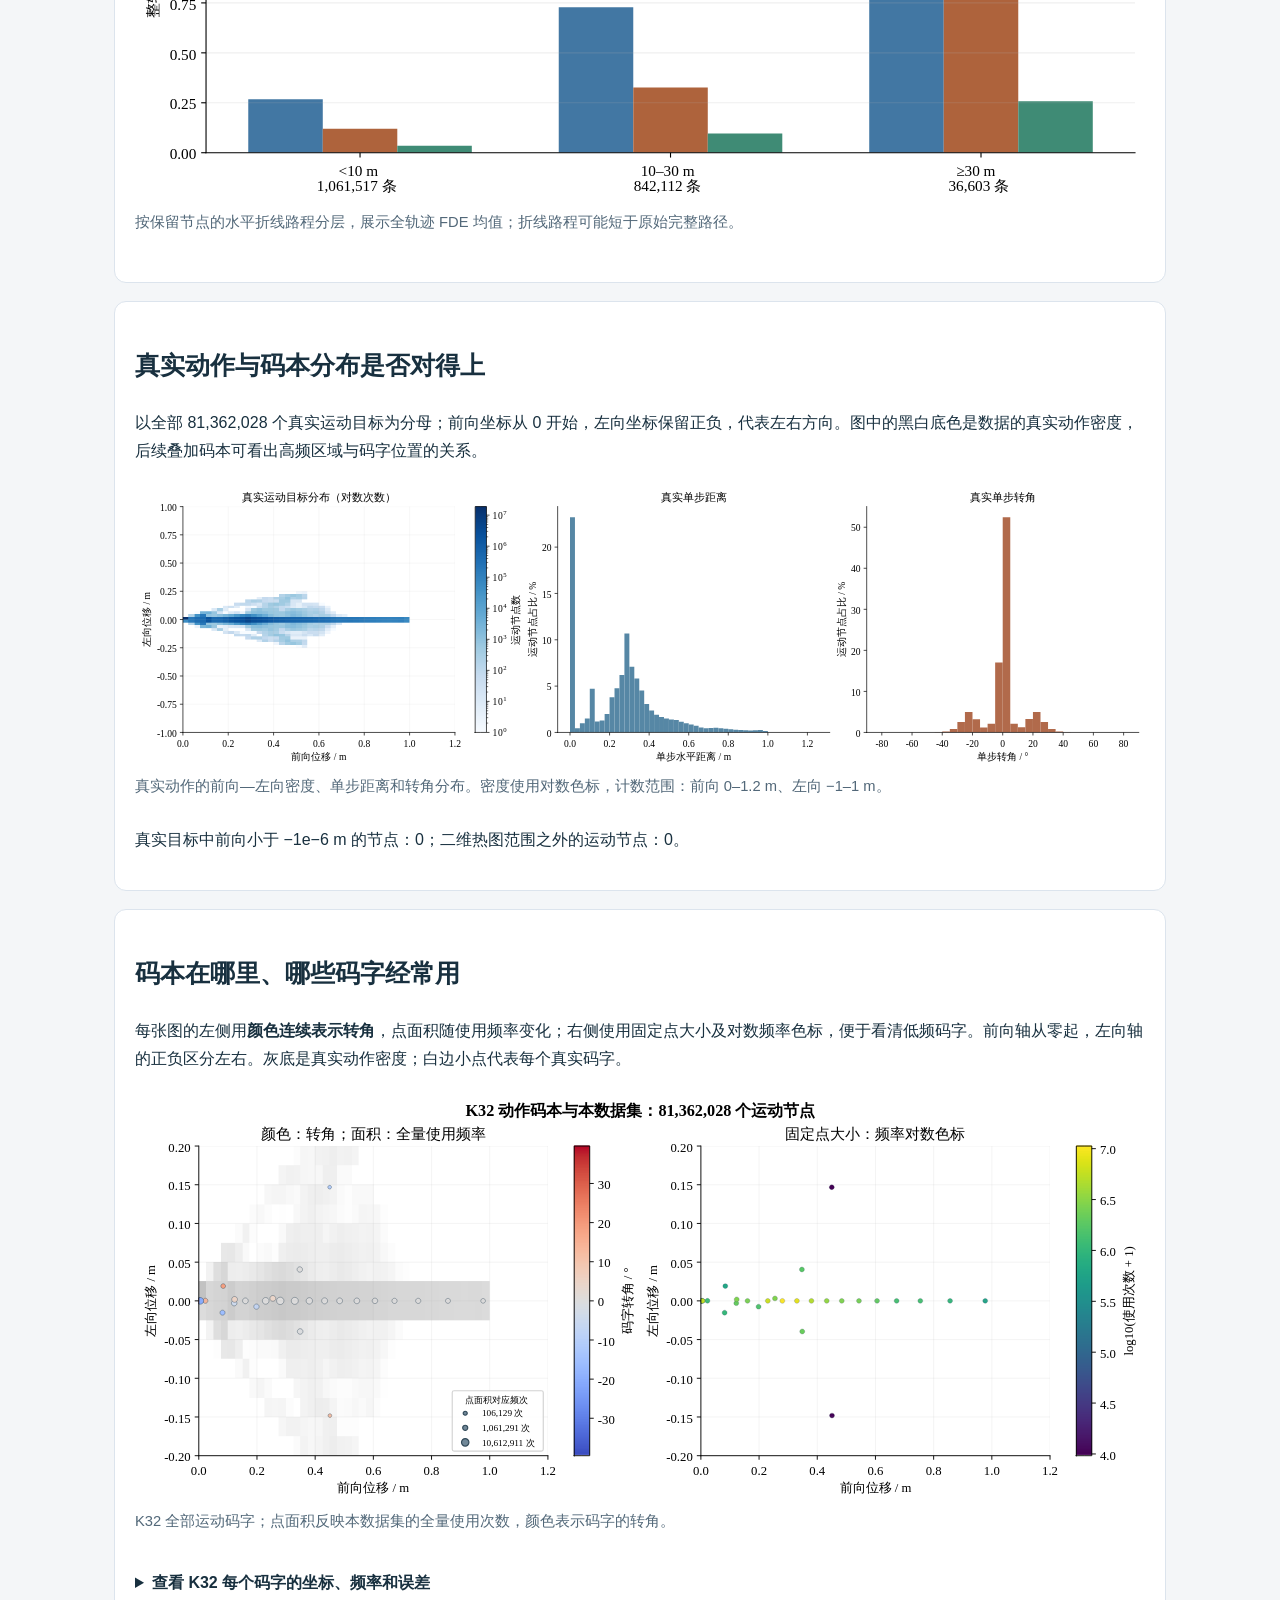
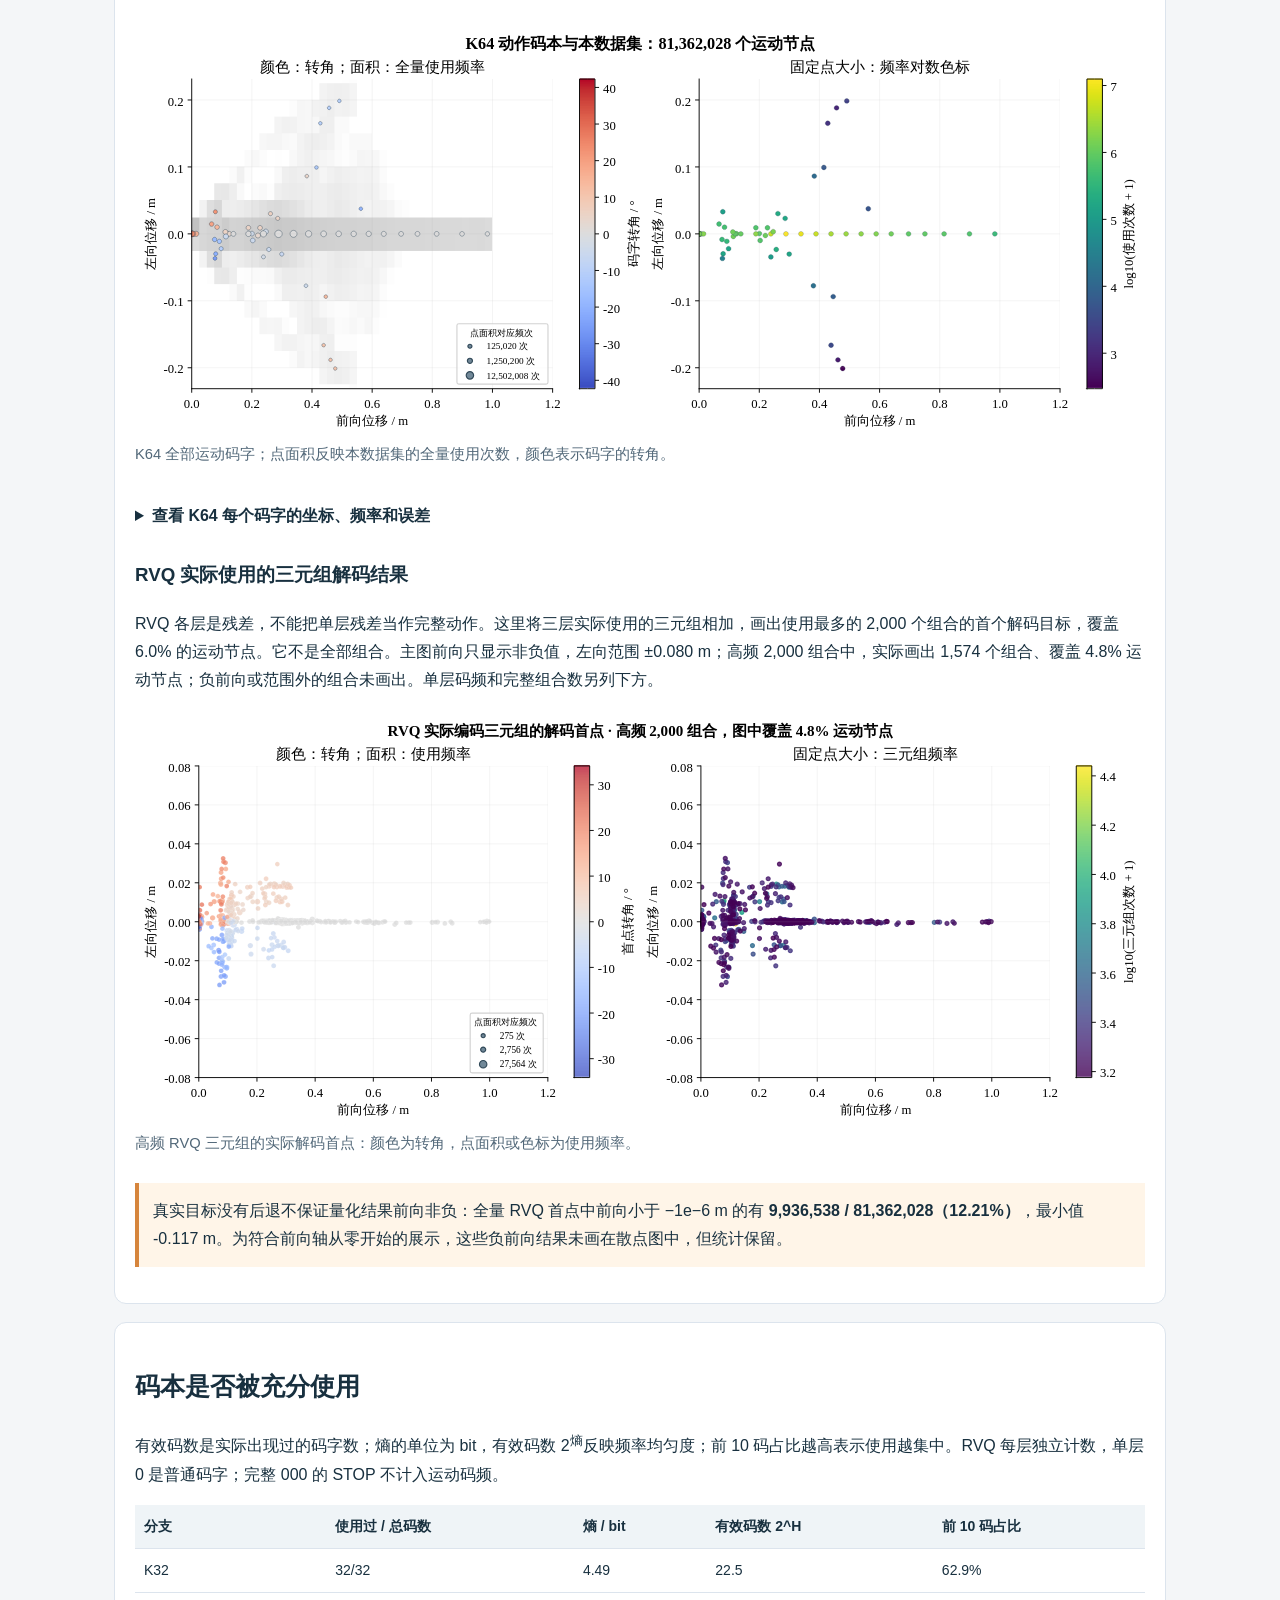
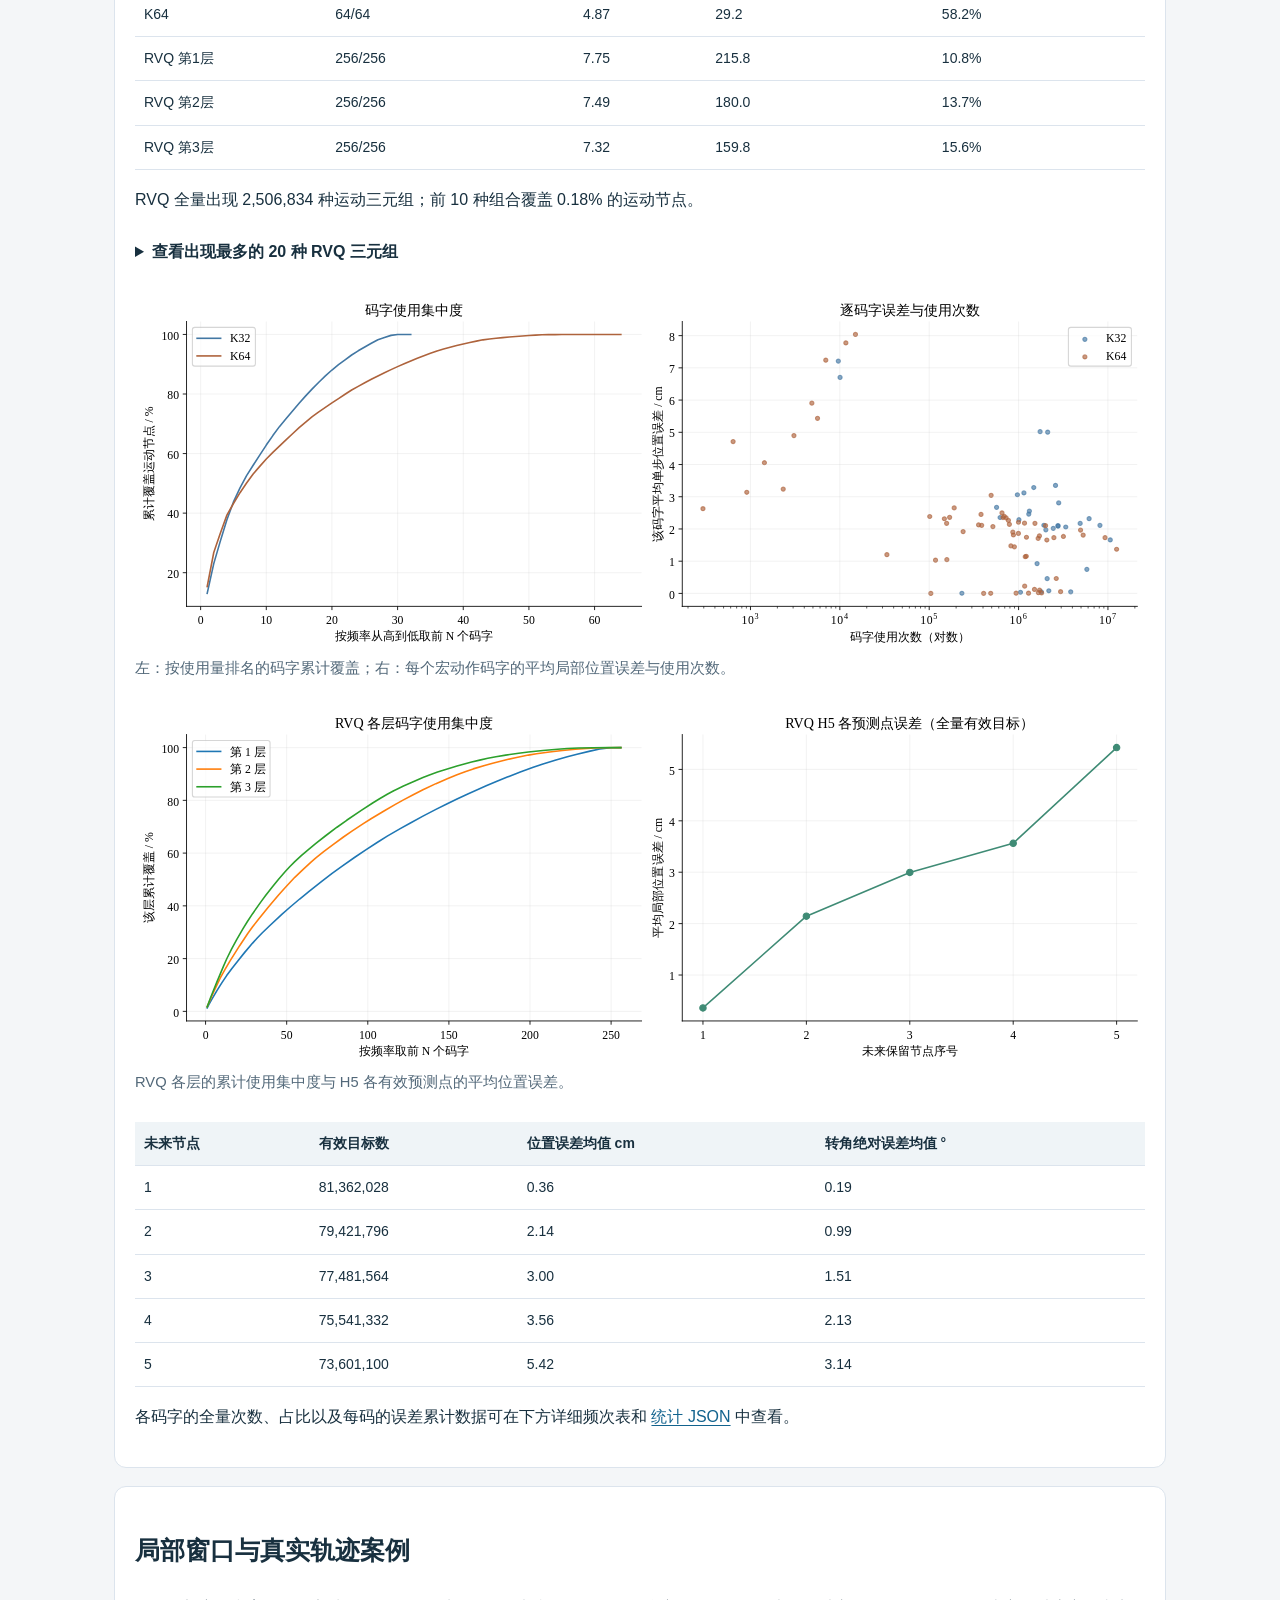
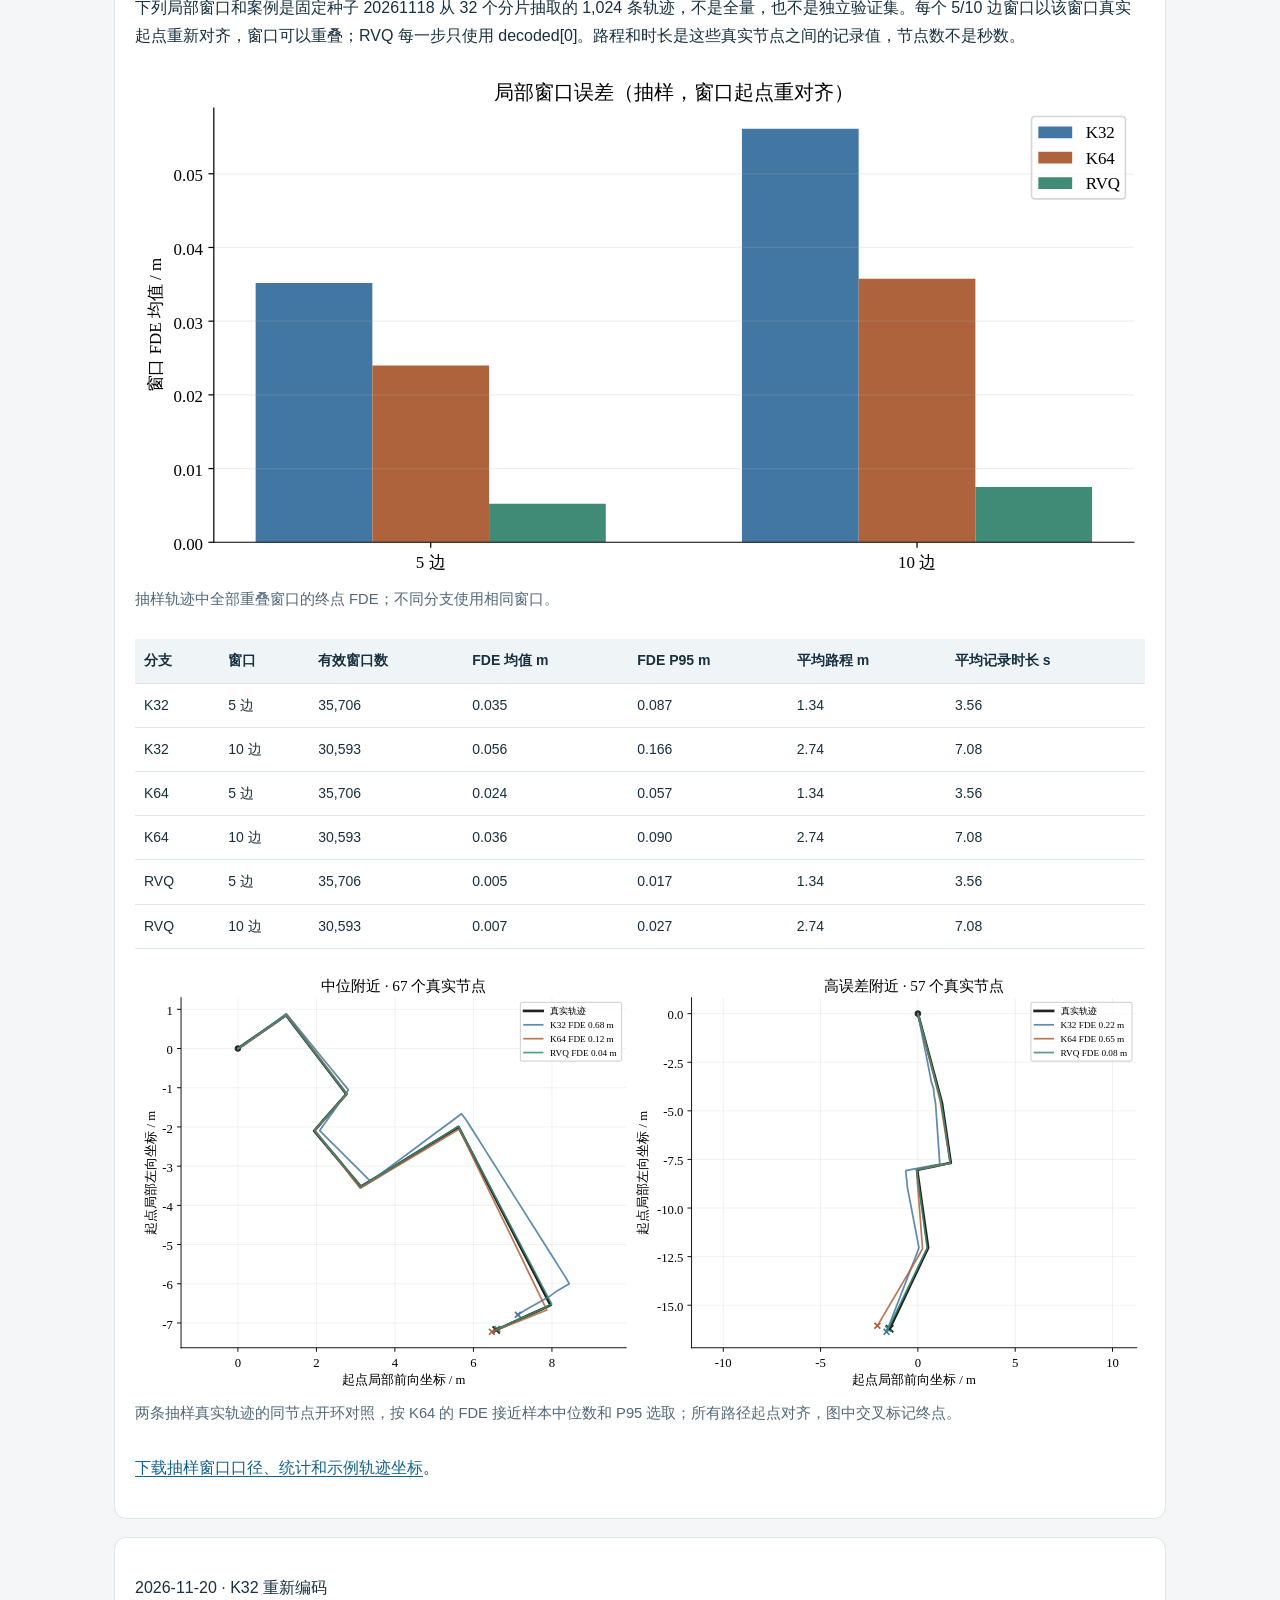
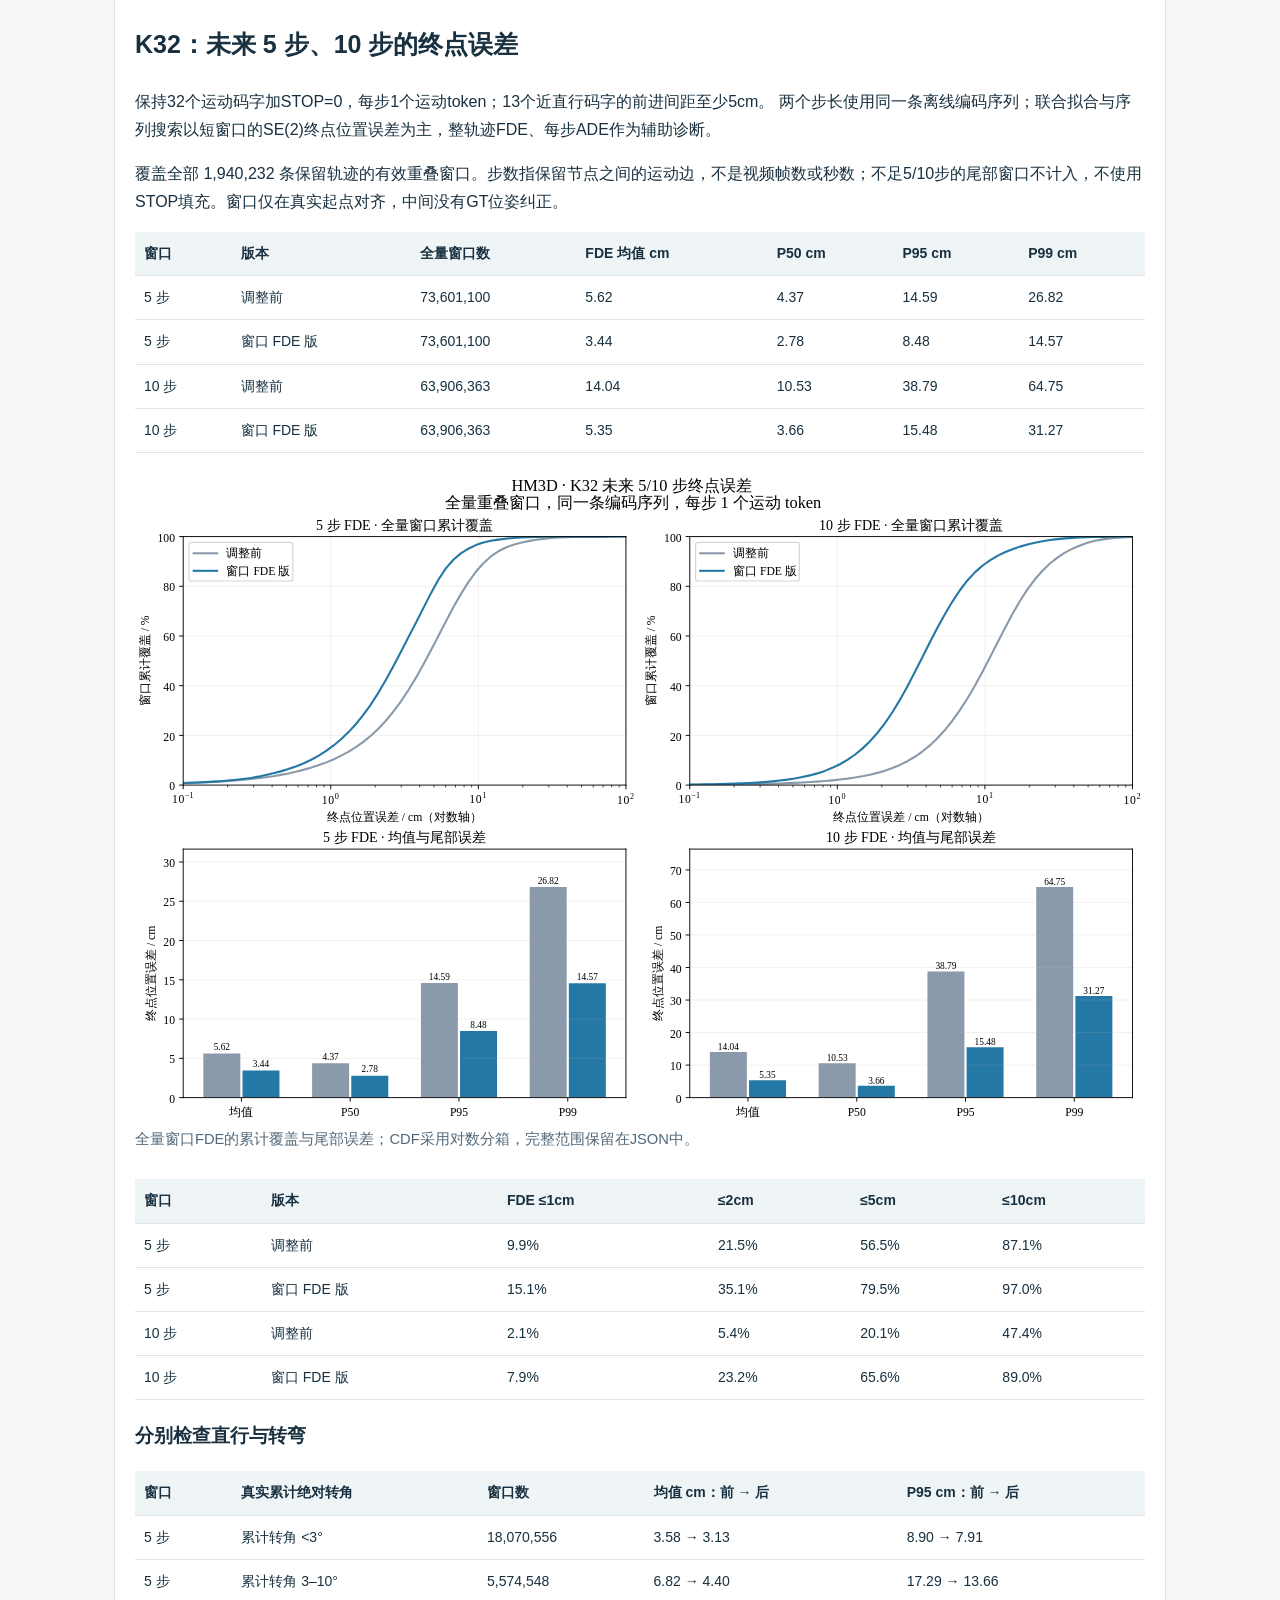
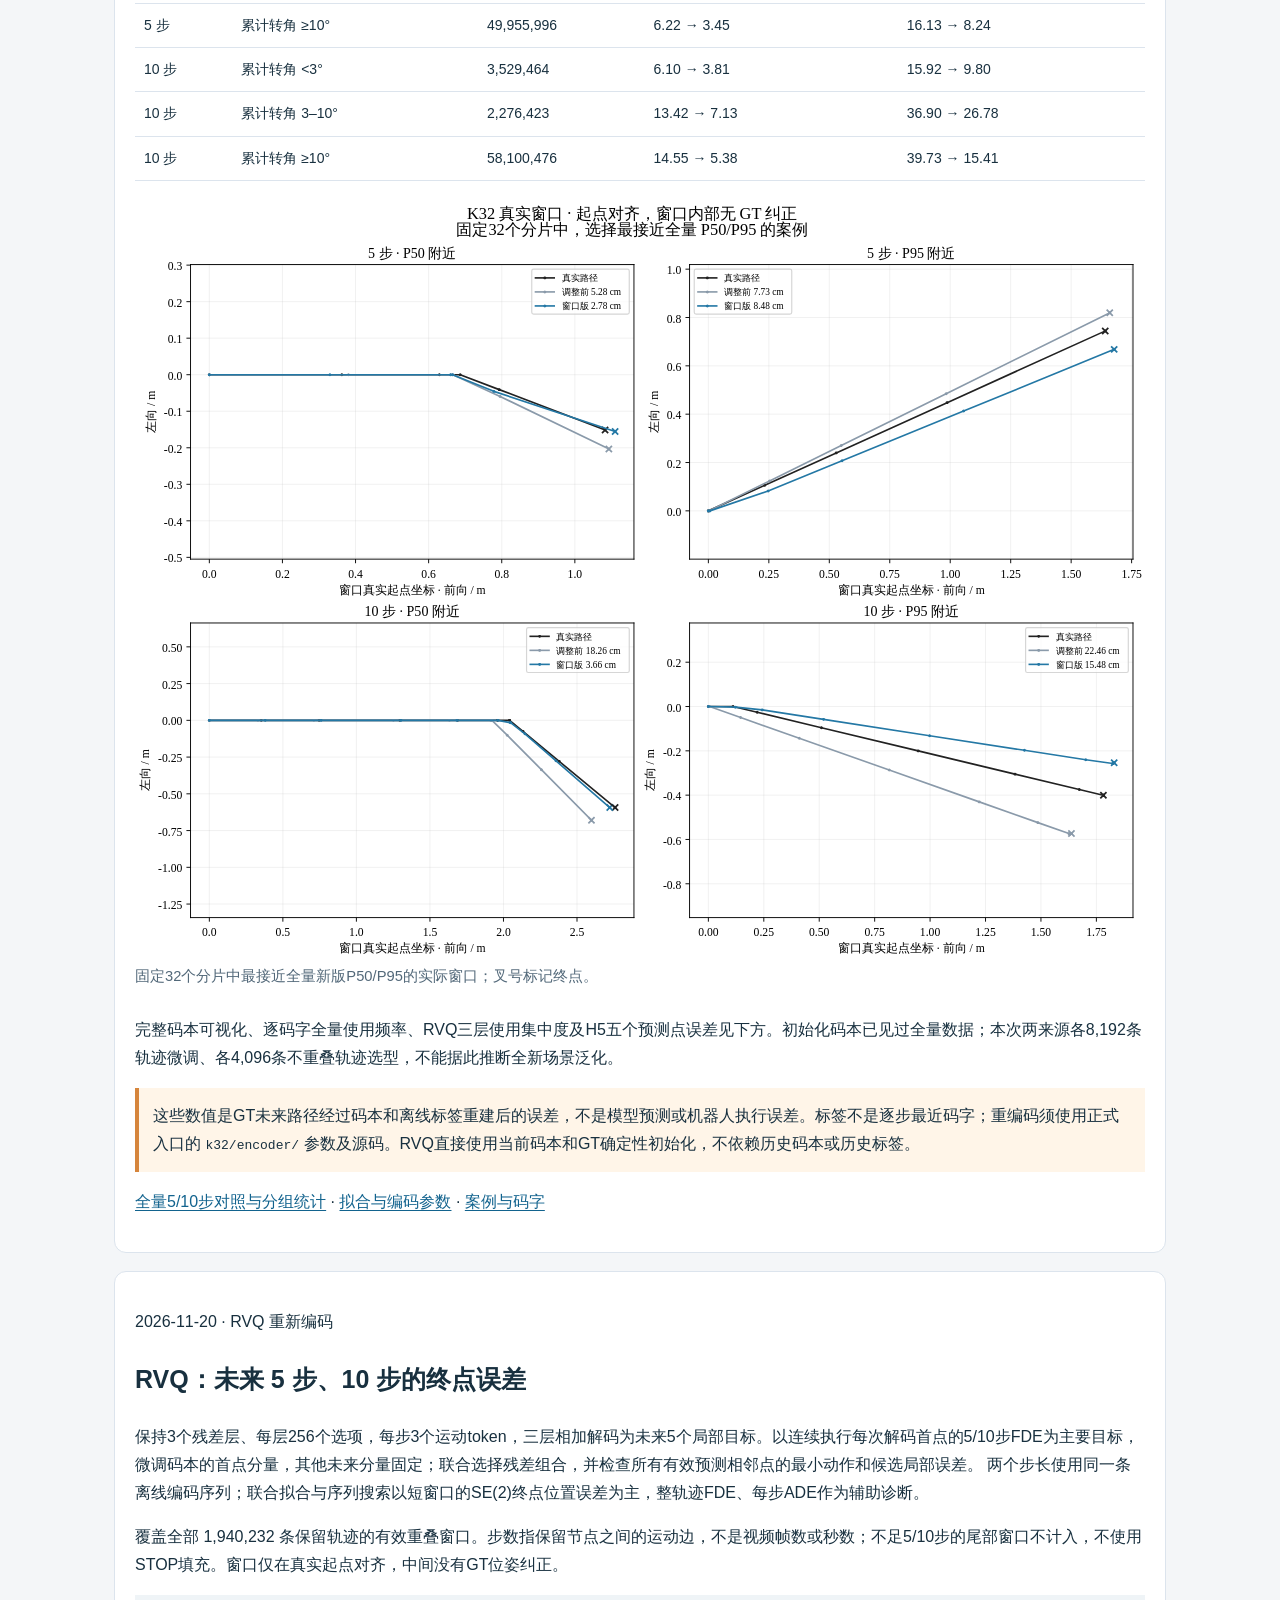
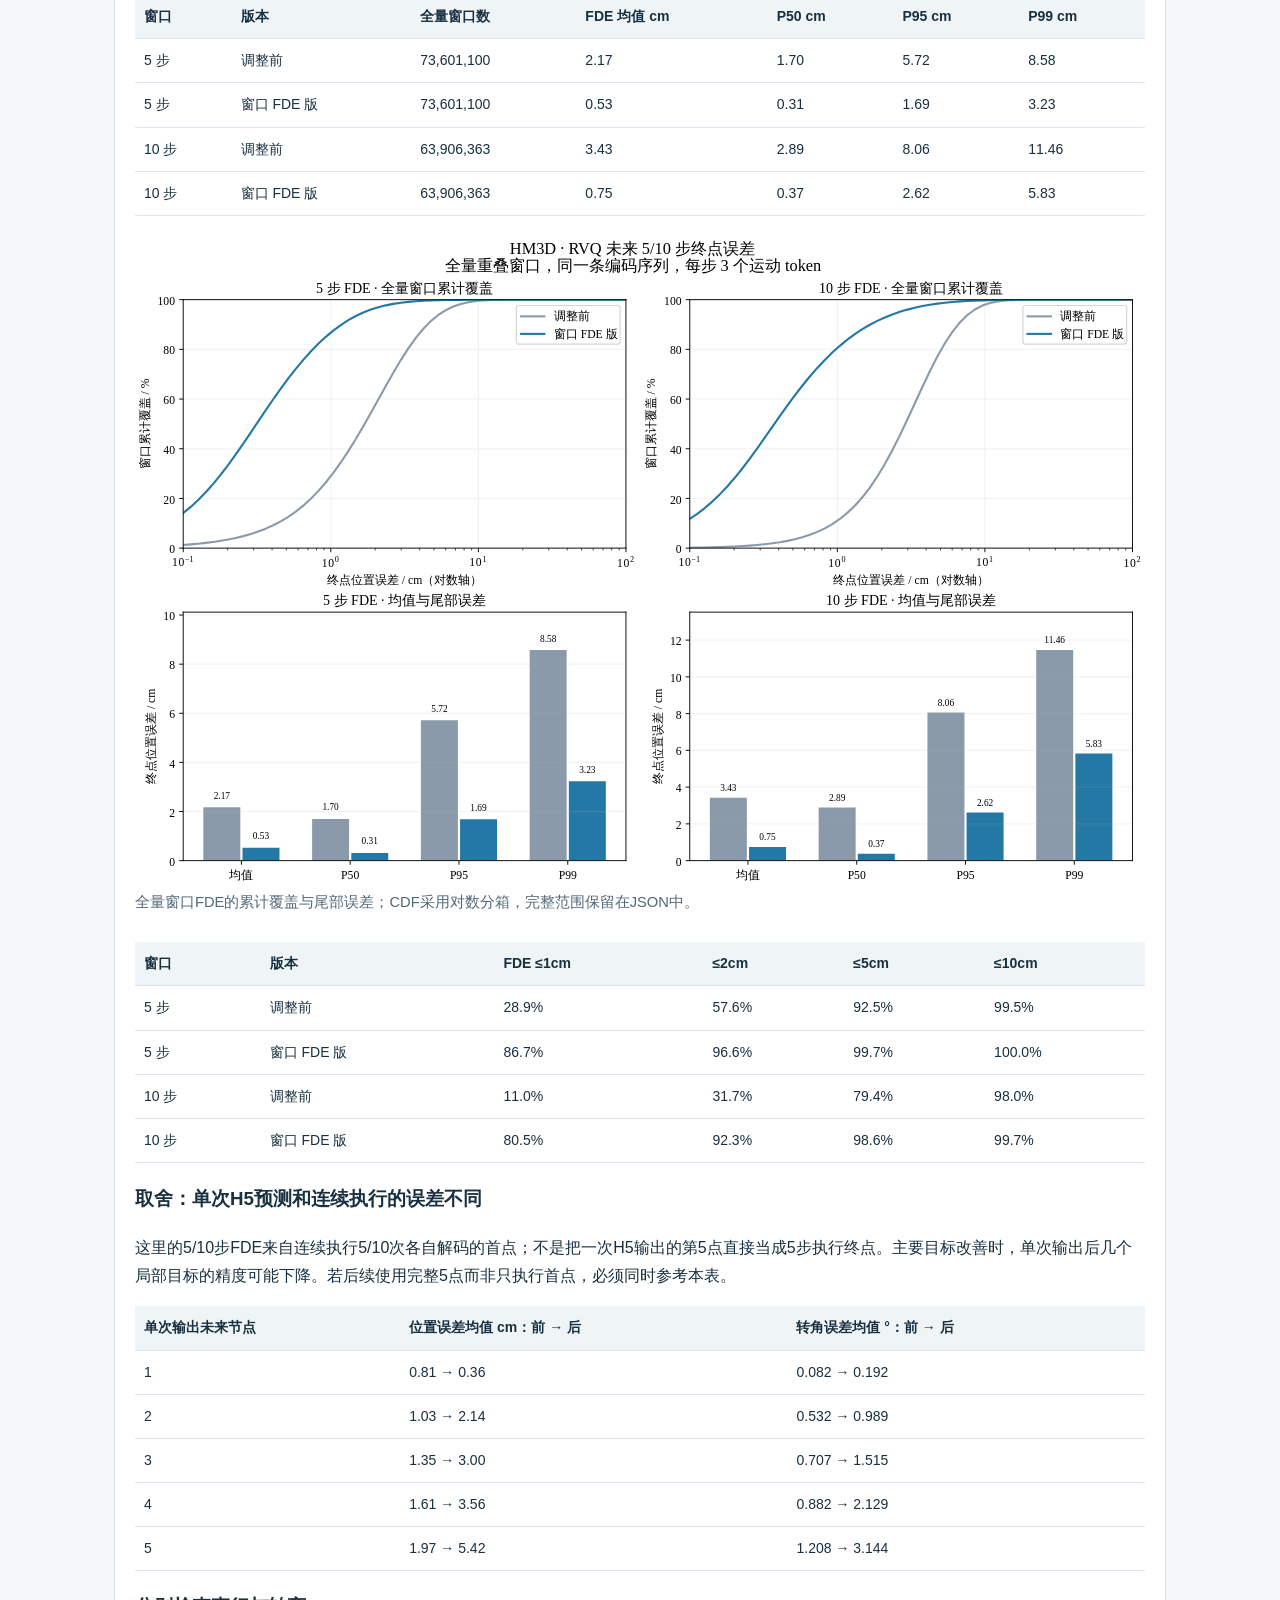
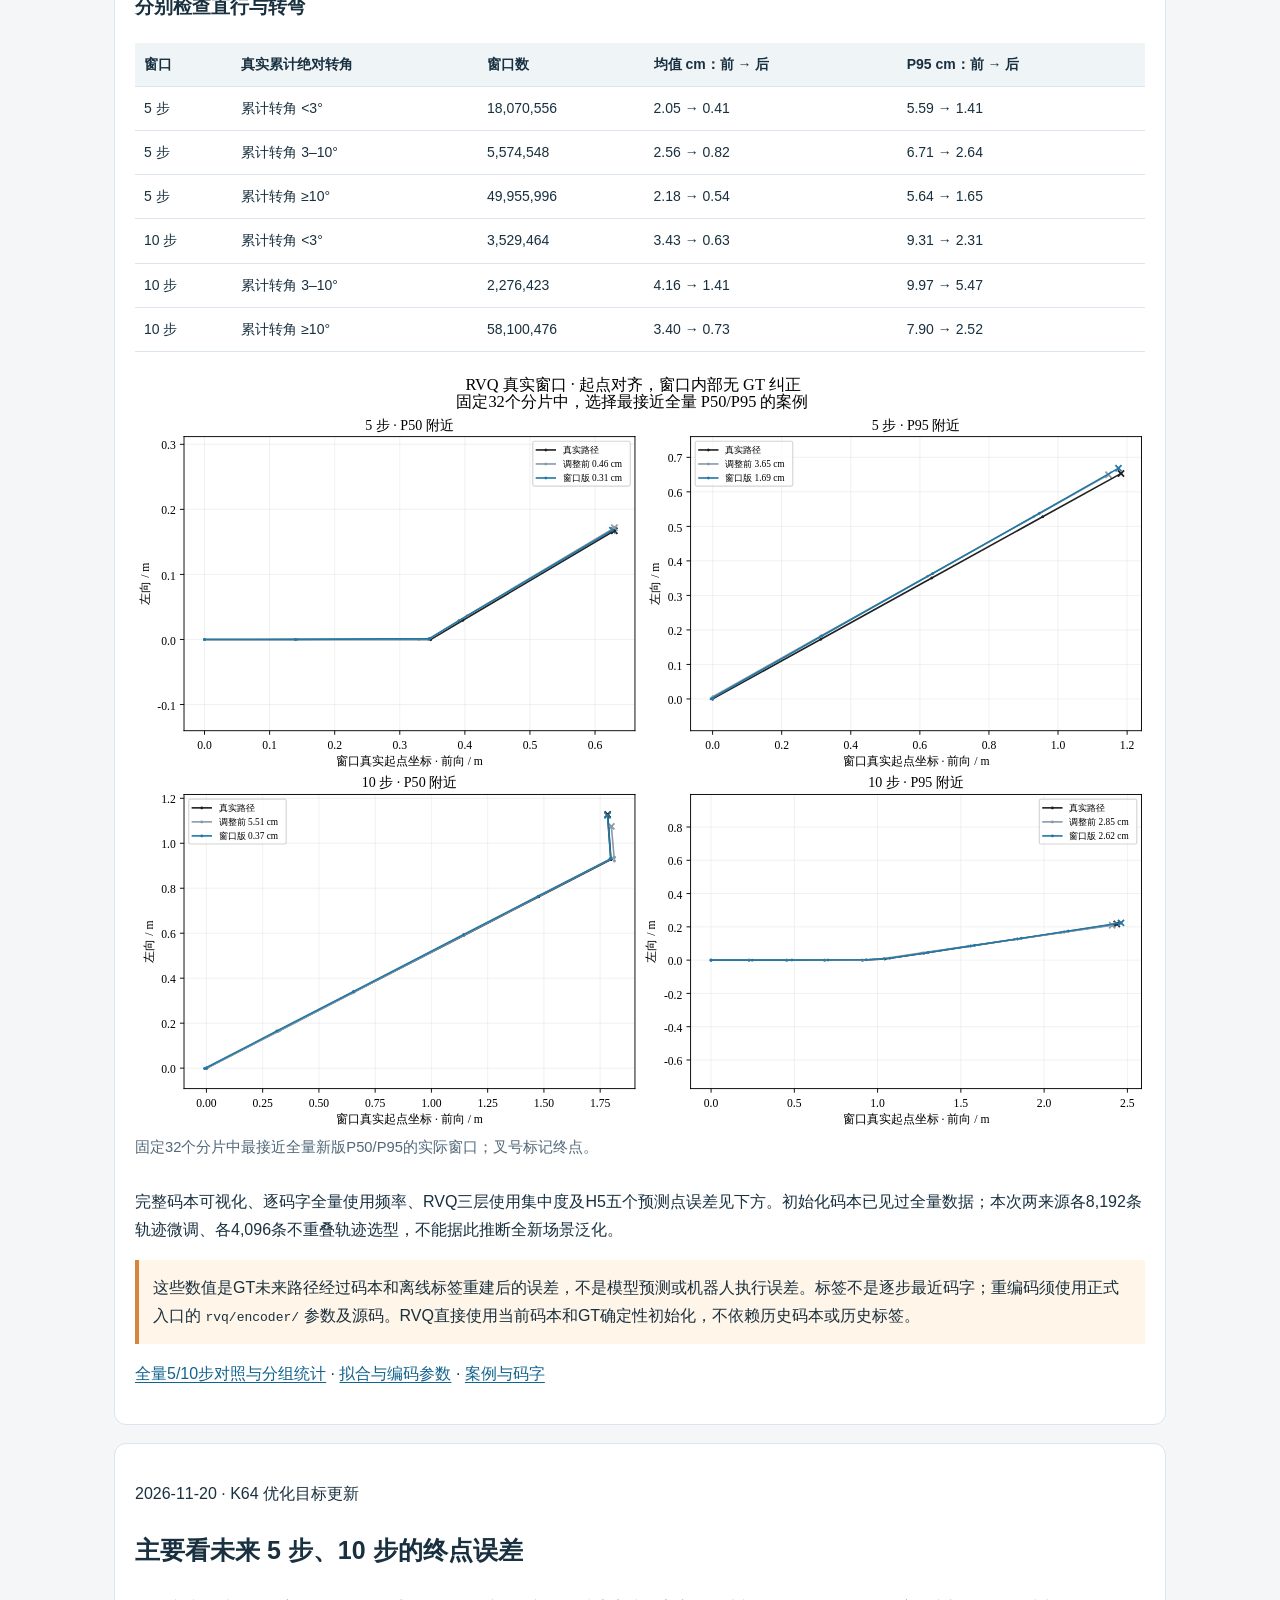
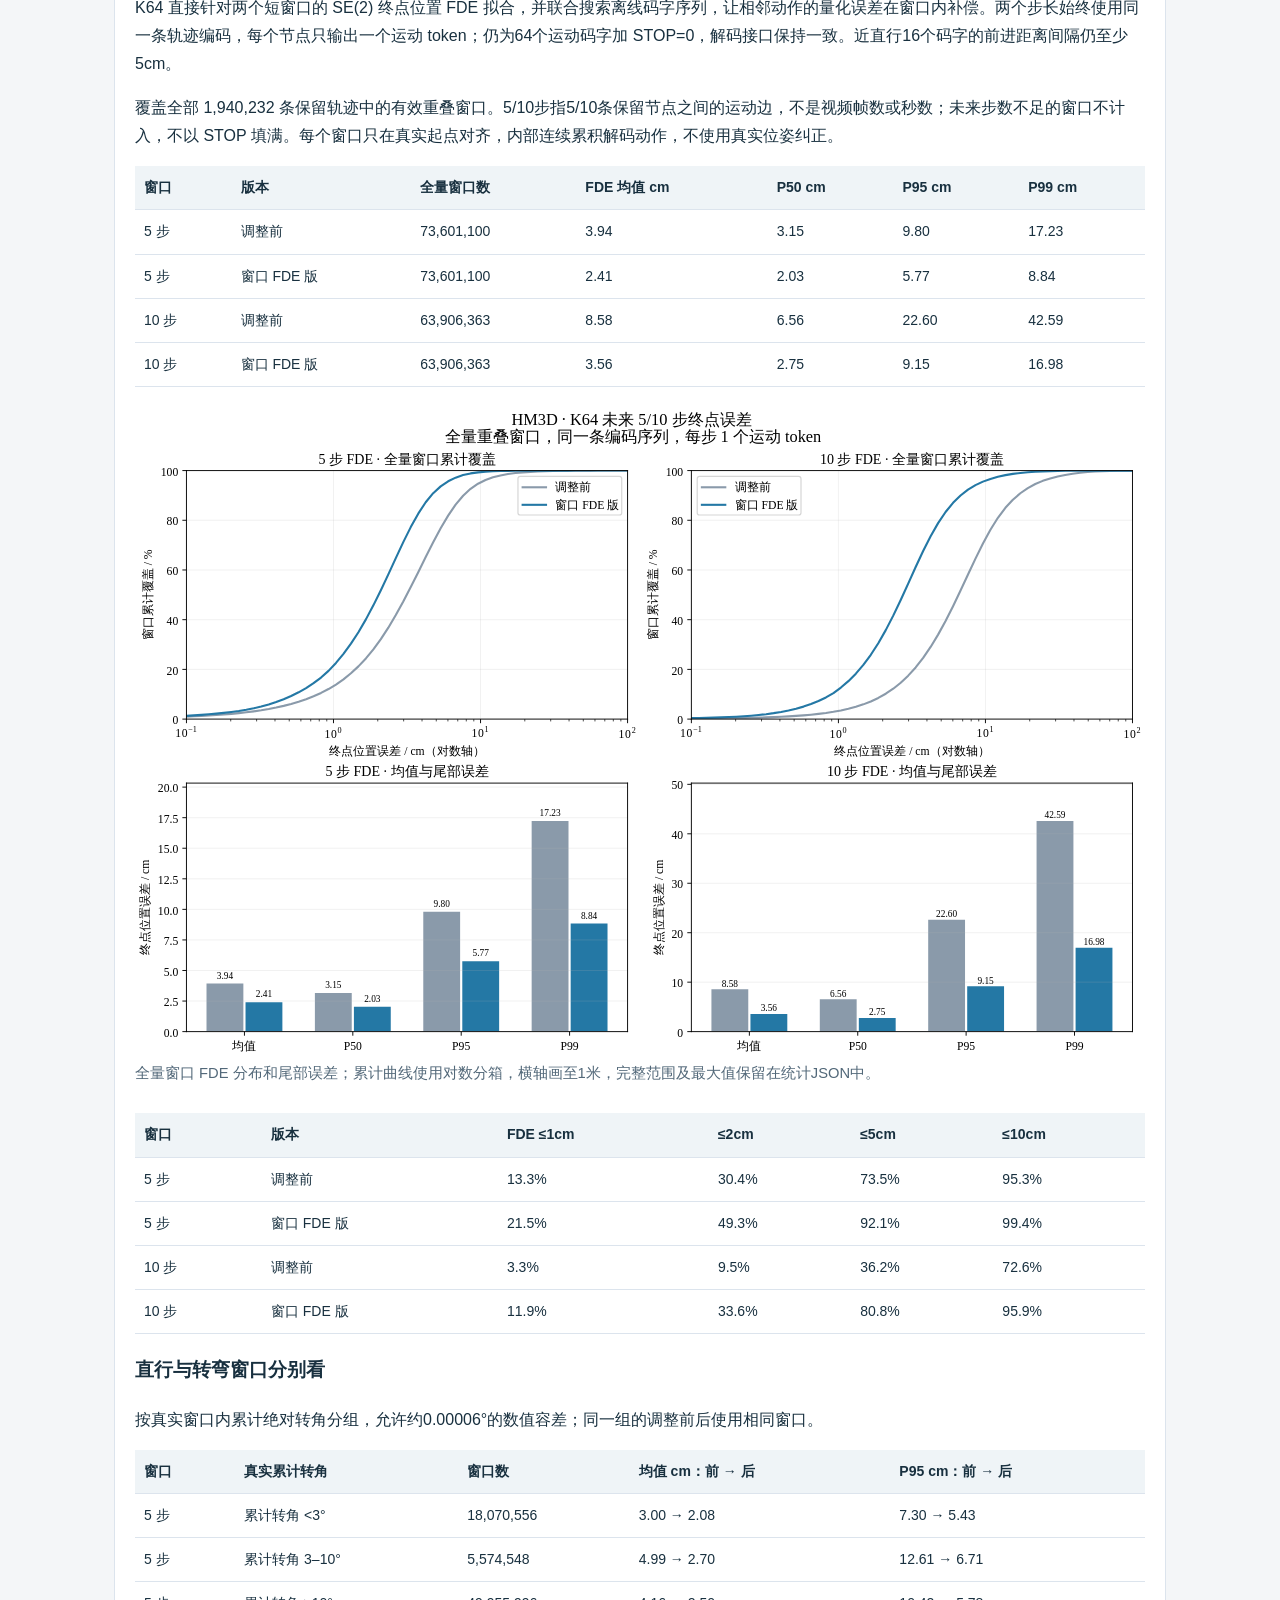
<file: tokenizer.html>
<!DOCTYPE html>

<html lang="zh-CN"><head><meta charset="utf-8"/><meta content="width=device-width,initial-scale=1" name="viewport"/><title>K32 / K64 / RVQ-H5 联合编码报告 · HM3D</title><link href="style.css" rel="stylesheet"/><style>body{margin:0}main{max-width:1100px;margin:auto;padding:24px}.panel{padding:20px;border:1px solid #dce4ed;border-radius:12px;margin:18px 0}.note{background:#eef5fc}.wrap{overflow-x:auto}table{width:100%;border-collapse:collapse}td,th{padding:9px;text-align:left;border-bottom:1px solid #dce4ed}code{overflow-wrap:anywhere}pre{white-space:pre-wrap;overflow-wrap:anywhere}.hash{font-family:monospace;font-size:.85em;overflow-wrap:anywhere}.bars{display:grid;grid-template-columns:repeat(auto-fit,minmax(230px,1fr));gap:8px}.bar{display:flex;gap:8px;align-items:center}.bar i{height:10px;background:#467fa6;display:inline-block}nav{padding:14px 20px;display:flex;gap:20px;flex-wrap:wrap}footer{padding:20px}details{margin:12px 0}a{color:#12638e}</style><style id="full-visual-style">.book-viz{display:flex;flex-wrap:wrap;gap:12px}.bookplot{display:block;width:min(100%,480px);height:auto}.frequency{display:block;width:100%;height:auto;min-height:130px}.book-dot:hover,.book-dot:focus{stroke:#111;stroke-width:2.5;fill-opacity:1}.bookplot text,.frequency text{font-size:13px;fill:#334e65}details{padding:8px 0}summary{cursor:pointer;font-weight:600}</style><style id="fit-visual-style">.insight-figure{margin:20px 0 28px}.insight-figure img{display:block;width:100%;height:auto}.insight-figure figcaption{font-size:.92rem;line-height:1.65;color:#526879;margin-top:6px}.notice{background:#fff5e8;padding:14px;border-left:4px solid #d6853c}.panel p{line-height:1.75}</style></head><body><nav><a href="index.html">质检总报告</a><a href="tokenizer.html">编码报告</a><a href="training.html">数据与训练入口</a></nav><main><h1>K32 / K64 / RVQ-H5 联合编码报告</h1><section class="panel note"><strong>2026-11-20 更新</strong><p>深圳与HM3D共用联合码本。K32、K64和RVQ均以未来5步、10步执行轨迹的终点FDE为主要目标，联合拟合码本和离线标签序列，两个步长使用同一条序列；整轨迹FDE和每步ADE只作辅助诊断。K32/K64每步1个运动token，分别32/64个运动码字加STOP=0，近直行前进距离间隔至少5cm。RVQ每步仍为3个残差token、每层256个选项，保持未来5节点的加和解码与小动作检查。本次更新K32和RVQ，K64沿用已完成的窗口FDE版。</p><p>HM3D 默认 K64；generation_pool 尚未划分训练、验证或测试集。</p></section>
<section class="panel" id="fit-overview"><p class="eyebrow">全量编码诊断 · 1,940,232 条轨迹 / 81,362,028 个运动节点</p><h2>先看误差和数据覆盖</h2><p>所有三个联合码本使用同一批真实保留节点；深圳还展示原有 K256。轨迹误差按轨迹等权，码频按运动节点计数；STOP 单独统计。所有指标均为拟合数据上的离线重建，不等于模型导航成功率。</p><div class="wrap"><table><thead><tr><th>分支</th><th>ADE 均值 m</th><th>FDE 均值 m</th><th>FDE P95 m</th><th>FDE ≤1 m 的轨迹</th><th>末端航向误差均值 °</th></tr></thead><tbody><tr><td>K32</td><td>0.248</td><td>0.499</td><td>1.713</td><td>88.1%</td><td>5.7</td></tr><tr><td>K64</td><td>0.112</td><td>0.224</td><td>0.709</td><td>97.8%</td><td>3.7</td></tr><tr><td>RVQ</td><td>0.033</td><td>0.066</td><td>0.231</td><td>99.8%</td><td>0.8</td></tr></tbody></table></div><figure class="insight-figure"><img alt="全量轨迹 FDE 的对数分箱分布及不同误差阈值覆盖率；横轴是误差而非时间。" loading="lazy" src="assets/joint-fit/openloop-distribution.svg"/><figcaption>全量轨迹 FDE 的对数分箱分布及不同误差阈值覆盖率；横轴是误差而非时间。</figcaption></figure><figure class="insight-figure"><img alt="按保留节点的水平折线路程分层，展示全轨迹 FDE 均值；折线路程可能短于原始完整路径。" loading="lazy" src="assets/joint-fit/route-strata.svg"/><figcaption>按保留节点的水平折线路程分层，展示全轨迹 FDE 均值；折线路程可能短于原始完整路径。</figcaption></figure></section>
<section class="panel" id="data-motion"><h2>真实动作与码本分布是否对得上</h2><p>以全部 81,362,028 个真实运动目标为分母；前向坐标从 0 开始，左向坐标保留正负，代表左右方向。图中的黑白底色是数据的真实动作密度，后续叠加码本可看出高频区域与码字位置的关系。</p><figure class="insight-figure"><img alt="真实动作的前向—左向密度、单步距离和转角分布。密度使用对数色标，计数范围：前向 0–1.2 m、左向 −1–1 m。" loading="lazy" src="assets/joint-fit/gt-distribution.svg"/><figcaption>真实动作的前向—左向密度、单步距离和转角分布。密度使用对数色标，计数范围：前向 0–1.2 m、左向 −1–1 m。</figcaption></figure><p>真实目标中前向小于 −1e−6 m 的节点：0；二维热图范围之外的运动节点：0。</p></section>
<section class="panel" id="book-fit"><h2>码本在哪里、哪些码字经常用</h2><p>每张图的左侧用<strong>颜色连续表示转角</strong>，点面积随使用频率变化；右侧使用固定点大小及对数频率色标，便于看清低频码字。前向轴从零起，左向轴的正负区分左右。灰底是真实动作密度；白边小点代表每个真实码字。</p><figure class="insight-figure"><img alt="K32 全部运动码字；点面积反映本数据集的全量使用次数，颜色表示码字的转角。" loading="lazy" src="assets/joint-fit/k32-codebook.svg"/><figcaption>K32 全部运动码字；点面积反映本数据集的全量使用次数，颜色表示码字的转角。</figcaption></figure><details><summary>查看 K32 每个码字的坐标、频率和误差</summary><div class="wrap"><table><thead><tr><th>ID</th><th>前向 m</th><th>左向 m</th><th>转角 °</th><th>全量次数</th><th>占比</th><th>平均位置误差 cm</th></tr></thead><tbody><tr><td>1</td><td>0.2300</td><td>0.0000</td><td>0.00</td><td>6,155,672</td><td>7.566%</td><td>2.32</td></tr><tr><td>2</td><td>0.0000</td><td>-0.0000</td><td>-29.14</td><td>3,831,961</td><td>4.710%</td><td>0.05</td></tr><tr><td>3</td><td>0.1602</td><td>0.0000</td><td>0.00</td><td>2,589,882</td><td>3.183%</td><td>3.35</td></tr><tr><td>4</td><td>0.1217</td><td>-0.0029</td><td>-4.38</td><td>2,018,760</td><td>2.481%</td><td>1.97</td></tr><tr><td>5</td><td>0.2546</td><td>0.0032</td><td>4.22</td><td>2,811,621</td><td>3.456%</td><td>2.81</td></tr><tr><td>6</td><td>0.3484</td><td>-0.0396</td><td>-0.50</td><td>2,117,105</td><td>2.602%</td><td>5.00</td></tr><tr><td>7</td><td>0.0000</td><td>-0.0000</td><td>39.57</td><td>232,095</td><td>0.285%</td><td>0.00</td></tr><tr><td>8</td><td>0.7542</td><td>0.0000</td><td>0.00</td><td>1,321,101</td><td>1.624%</td><td>2.55</td></tr><tr><td>9</td><td>0.1231</td><td>0.0019</td><td>4.72</td><td>2,763,722</td><td>3.397%</td><td>2.09</td></tr><tr><td>10</td><td>0.3800</td><td>0.0000</td><td>0.00</td><td>4,888,275</td><td>6.008%</td><td>2.17</td></tr><tr><td>11</td><td>0.3300</td><td>0.0000</td><td>0.00</td><td>8,135,852</td><td>10.000%</td><td>2.11</td></tr><tr><td>12</td><td>0.1982</td><td>-0.0075</td><td>-6.97</td><td>1,479,261</td><td>1.818%</td><td>3.29</td></tr><tr><td>13</td><td>0.8565</td><td>0.0000</td><td>0.00</td><td>969,494</td><td>1.192%</td><td>3.06</td></tr><tr><td>14</td><td>0.0061</td><td>0.0000</td><td>18.05</td><td>1,610,068</td><td>1.979%</td><td>0.93</td></tr><tr><td>15</td><td>0.0839</td><td>0.0191</td><td>18.68</td><td>620,955</td><td>0.763%</td><td>2.36</td></tr><tr><td>16</td><td>0.5434</td><td>0.0000</td><td>0.00</td><td>2,444,776</td><td>3.005%</td><td>2.02</td></tr><tr><td>17</td><td>0.0000</td><td>0.0000</td><td>31.86</td><td>1,050,617</td><td>1.291%</td><td>0.04</td></tr><tr><td>18</td><td>0.0225</td><td>0.0001</td><td>13.82</td><td>1,147,492</td><td>1.410%</td><td>3.12</td></tr><tr><td>19</td><td>0.0035</td><td>0.0000</td><td>21.38</td><td>2,088,310</td><td>2.567%</td><td>0.46</td></tr><tr><td>20</td><td>0.0816</td><td>-0.0153</td><td>-16.06</td><td>1,009,001</td><td>1.240%</td><td>2.29</td></tr><tr><td>21</td><td>0.6055</td><td>0.0000</td><td>0.00</td><td>1,920,061</td><td>2.360%</td><td>2.12</td></tr><tr><td>22</td><td>0.4507</td><td>-0.1482</td><td>11.97</td><td>10,055</td><td>0.012%</td><td>6.70</td></tr><tr><td>23</td><td>0.0000</td><td>0.0000</td><td>27.21</td><td>1,794,749</td><td>2.206%</td><td>0.05</td></tr><tr><td>24</td><td>0.0002</td><td>0.0000</td><td>24.17</td><td>2,179,932</td><td>2.679%</td><td>0.08</td></tr><tr><td>25</td><td>0.9773</td><td>0.0000</td><td>0.00</td><td>567,353</td><td>0.697%</td><td>2.67</td></tr><tr><td>26</td><td>0.4499</td><td>0.1468</td><td>-10.77</td><td>9,615</td><td>0.012%</td><td>7.21</td></tr><tr><td>27</td><td>0.4842</td><td>0.0000</td><td>0.00</td><td>2,760,123</td><td>3.392%</td><td>2.11</td></tr><tr><td>28</td><td>0.4325</td><td>0.0000</td><td>0.00</td><td>3,372,078</td><td>4.145%</td><td>2.06</td></tr><tr><td>29</td><td>0.2800</td><td>0.0000</td><td>0.00</td><td>10,612,911</td><td>13.044%</td><td>1.66</td></tr><tr><td>30</td><td>0.6727</td><td>0.0000</td><td>0.00</td><td>1,300,691</td><td>1.599%</td><td>2.46</td></tr><tr><td>31</td><td>0.3472</td><td>0.0405</td><td>0.30</td><td>1,741,141</td><td>2.140%</td><td>5.02</td></tr><tr><td>32</td><td>0.0055</td><td>-0.0000</td><td>-20.58</td><td>5,807,299</td><td>7.138%</td><td>0.75</td></tr></tbody></table></div></details><figure class="insight-figure"><img alt="K64 全部运动码字；点面积反映本数据集的全量使用次数，颜色表示码字的转角。" loading="lazy" src="assets/joint-fit/k64-codebook.svg"/><figcaption>K64 全部运动码字；点面积反映本数据集的全量使用次数，颜色表示码字的转角。</figcaption></figure><details><summary>查看 K64 每个码字的坐标、频率和误差</summary><div class="wrap"><table><thead><tr><th>ID</th><th>前向 m</th><th>左向 m</th><th>转角 °</th><th>全量次数</th><th>占比</th><th>平均位置误差 cm</th></tr></thead><tbody><tr><td>1</td><td>0.5386</td><td>0.0000</td><td>0.00</td><td>2,070,993</td><td>2.545%</td><td>1.66</td></tr><tr><td>2</td><td>0.2386</td><td>0.0000</td><td>0.00</td><td>4,939,181</td><td>6.071%</td><td>1.97</td></tr><tr><td>3</td><td>0.2002</td><td>0.0004</td><td>-4.08</td><td>769,452</td><td>0.946%</td><td>2.26</td></tr><tr><td>4</td><td>0.0798</td><td>-0.0298</td><td>-20.86</td><td>157,550</td><td>0.194%</td><td>1.05</td></tr><tr><td>5</td><td>0.2564</td><td>-0.0233</td><td>-5.02</td><td>239,477</td><td>0.294%</td><td>1.92</td></tr><tr><td>6</td><td>0.0000</td><td>-0.0000</td><td>-27.20</td><td>1,292,554</td><td>1.589%</td><td>0.01</td></tr><tr><td>7</td><td>0.3886</td><td>0.0000</td><td>0.00</td><td>5,280,527</td><td>6.490%</td><td>1.81</td></tr><tr><td>8</td><td>0.4147</td><td>0.0992</td><td>-12.67</td><td>5,626</td><td>0.007%</td><td>5.43</td></tr><tr><td>9</td><td>0.0071</td><td>-0.0000</td><td>-13.88</td><td>821,263</td><td>1.009%</td><td>1.47</td></tr><tr><td>10</td><td>0.0844</td><td>0.0100</td><td>13.78</td><td>515,834</td><td>0.634%</td><td>2.07</td></tr><tr><td>11</td><td>0.8988</td><td>0.0000</td><td>0.00</td><td>652,137</td><td>0.802%</td><td>2.50</td></tr><tr><td>12</td><td>0.3386</td><td>0.0000</td><td>0.00</td><td>9,281,334</td><td>11.407%</td><td>1.73</td></tr><tr><td>13</td><td>0.4772</td><td>-0.2011</td><td>10.72</td><td>294</td><td>0.000%</td><td>2.63</td></tr><tr><td>14</td><td>0.0000</td><td>-0.0000</td><td>-42.29</td><td>104,252</td><td>0.128%</td><td>0.00</td></tr><tr><td>15</td><td>0.2029</td><td>-0.0098</td><td>-5.27</td><td>724,781</td><td>0.891%</td><td>2.34</td></tr><tr><td>16</td><td>0.8144</td><td>0.0000</td><td>0.00</td><td>789,223</td><td>0.970%</td><td>2.14</td></tr><tr><td>17</td><td>0.2995</td><td>-0.0302</td><td>-5.98</td><td>156,609</td><td>0.192%</td><td>2.18</td></tr><tr><td>18</td><td>0.2619</td><td>0.0302</td><td>6.18</td><td>190,320</td><td>0.234%</td><td>2.65</td></tr><tr><td>19</td><td>0.5624</td><td>0.0375</td><td>-19.77</td><td>4,862</td><td>0.006%</td><td>5.90</td></tr><tr><td>20</td><td>0.0000</td><td>-0.0000</td><td>-30.33</td><td>937,913</td><td>1.153%</td><td>0.01</td></tr><tr><td>21</td><td>0.4386</td><td>0.0000</td><td>0.00</td><td>3,174,210</td><td>3.901%</td><td>1.77</td></tr><tr><td>22</td><td>0.1137</td><td>-0.0038</td><td>-5.18</td><td>1,219,439</td><td>1.499%</td><td>1.15</td></tr><tr><td>23</td><td>0.3828</td><td>0.0863</td><td>4.30</td><td>11,675</td><td>0.014%</td><td>7.77</td></tr><tr><td>24</td><td>0.4457</td><td>-0.0937</td><td>12.95</td><td>6,960</td><td>0.009%</td><td>7.24</td></tr><tr><td>25</td><td>0.4387</td><td>-0.1663</td><td>10.25</td><td>3,064</td><td>0.004%</td><td>4.90</td></tr><tr><td>26</td><td>0.6963</td><td>0.0000</td><td>0.00</td><td>862,330</td><td>1.060%</td><td>1.90</td></tr><tr><td>27</td><td>0.1246</td><td>0.0001</td><td>3.69</td><td>995,602</td><td>1.224%</td><td>1.86</td></tr><tr><td>28</td><td>0.4886</td><td>0.0000</td><td>0.00</td><td>2,484,335</td><td>3.053%</td><td>1.73</td></tr><tr><td>29</td><td>0.0662</td><td>0.0147</td><td>18.95</td><td>493,070</td><td>0.606%</td><td>3.04</td></tr><tr><td>30</td><td>0.0761</td><td>-0.0084</td><td>-17.88</td><td>380,032</td><td>0.467%</td><td>2.45</td></tr><tr><td>31</td><td>0.2463</td><td>0.0033</td><td>-3.00</td><td>1,524,406</td><td>1.874%</td><td>2.18</td></tr><tr><td>32</td><td>0.0003</td><td>-0.0000</td><td>-17.43</td><td>1,170,224</td><td>1.438%</td><td>0.23</td></tr><tr><td>33</td><td>0.0774</td><td>-0.0366</td><td>-26.10</td><td>33,613</td><td>0.041%</td><td>1.20</td></tr><tr><td>34</td><td>0.0000</td><td>0.0000</td><td>36.52</td><td>487,711</td><td>0.599%</td><td>0.00</td></tr><tr><td>35</td><td>0.1886</td><td>0.0000</td><td>0.00</td><td>2,003,856</td><td>2.463%</td><td>2.10</td></tr><tr><td>36</td><td>0.1193</td><td>0.0001</td><td>-3.62</td><td>897,571</td><td>1.103%</td><td>1.44</td></tr><tr><td>37</td><td>0.0979</td><td>-0.0221</td><td>-11.08</td><td>147,771</td><td>0.182%</td><td>2.32</td></tr><tr><td>38</td><td>0.2385</td><td>-0.0344</td><td>-2.94</td><td>101,385</td><td>0.125%</td><td>2.39</td></tr><tr><td>39</td><td>0.1886</td><td>0.0091</td><td>5.06</td><td>669,581</td><td>0.823%</td><td>2.35</td></tr><tr><td>40</td><td>0.9832</td><td>0.0000</td><td>0.00</td><td>386,524</td><td>0.475%</td><td>2.11</td></tr><tr><td>41</td><td>0.0003</td><td>0.0000</td><td>24.27</td><td>2,953,781</td><td>3.630%</td><td>0.05</td></tr><tr><td>42</td><td>0.4909</td><td>0.1986</td><td>-10.65</td><td>2,325</td><td>0.003%</td><td>3.24</td></tr><tr><td>43</td><td>0.6386</td><td>0.0000</td><td>0.00</td><td>1,225,351</td><td>1.506%</td><td>1.74</td></tr><tr><td>44</td><td>0.0000</td><td>0.0000</td><td>29.37</td><td>1,809,352</td><td>2.224%</td><td>0.02</td></tr><tr><td>45</td><td>0.3799</td><td>-0.0775</td><td>-4.46</td><td>14,954</td><td>0.018%</td><td>8.04</td></tr><tr><td>46</td><td>0.0920</td><td>-0.0112</td><td>-14.68</td><td>357,002</td><td>0.439%</td><td>2.13</td></tr><tr><td>47</td><td>0.0041</td><td>0.0000</td><td>20.80</td><td>2,640,138</td><td>3.245%</td><td>0.46</td></tr><tr><td>48</td><td>0.0007</td><td>-0.0000</td><td>-22.42</td><td>1,717,366</td><td>2.111%</td><td>0.10</td></tr><tr><td>49</td><td>0.0147</td><td>0.0000</td><td>15.83</td><td>1,710,583</td><td>2.102%</td><td>1.78</td></tr><tr><td>50</td><td>0.0001</td><td>-0.0000</td><td>-24.55</td><td>1,666,338</td><td>2.048%</td><td>0.02</td></tr><tr><td>51</td><td>0.0000</td><td>0.0000</td><td>-34.94</td><td>406,500</td><td>0.500%</td><td>0.00</td></tr><tr><td>52</td><td>0.7507</td><td>0.0000</td><td>0.00</td><td>875,412</td><td>1.076%</td><td>1.81</td></tr><tr><td>53</td><td>0.2860</td><td>0.0232</td><td>5.14</td><td>169,219</td><td>0.208%</td><td>2.36</td></tr><tr><td>54</td><td>0.4277</td><td>0.1652</td><td>-10.39</td><td>1,432</td><td>0.002%</td><td>4.06</td></tr><tr><td>55</td><td>0.2272</td><td>0.0090</td><td>5.14</td><td>690,811</td><td>0.849%</td><td>2.39</td></tr><tr><td>56</td><td>0.2886</td><td>0.0000</td><td>0.00</td><td>12,502,008</td><td>15.366%</td><td>1.37</td></tr><tr><td>57</td><td>0.4569</td><td>0.1882</td><td>-10.61</td><td>909</td><td>0.001%</td><td>3.14</td></tr><tr><td>58</td><td>0.1120</td><td>0.0028</td><td>5.54</td><td>1,187,236</td><td>1.459%</td><td>1.14</td></tr><tr><td>59</td><td>0.0002</td><td>-0.0000</td><td>-20.05</td><td>1,506,392</td><td>1.851%</td><td>0.12</td></tr><tr><td>60</td><td>0.1386</td><td>0.0000</td><td>0.00</td><td>997,814</td><td>1.226%</td><td>2.21</td></tr><tr><td>61</td><td>0.0787</td><td>0.0330</td><td>22.25</td><td>117,657</td><td>0.145%</td><td>1.03</td></tr><tr><td>62</td><td>0.2203</td><td>-0.0024</td><td>3.01</td><td>1,165,309</td><td>1.432%</td><td>2.18</td></tr><tr><td>63</td><td>0.4615</td><td>-0.1882</td><td>10.71</td><td>639</td><td>0.001%</td><td>4.71</td></tr><tr><td>64</td><td>0.5886</td><td>0.0000</td><td>0.00</td><td>1,655,959</td><td>2.035%</td><td>1.71</td></tr></tbody></table></div></details><h3>RVQ 实际使用的三元组解码结果</h3><p>RVQ 各层是残差，不能把单层残差当作完整动作。这里将三层实际使用的三元组相加，画出使用最多的 2,000 个组合的首个解码目标，覆盖 6.0% 的运动节点。它不是全部组合。主图前向只显示非负值，左向范围 ±0.080 m；高频 2,000 组合中，实际画出 1,574 个组合、覆盖 4.8% 运动节点；负前向或范围外的组合未画出。单层码频和完整组合数另列下方。</p><figure class="insight-figure"><img alt="高频 RVQ 三元组的实际解码首点：颜色为转角，点面积或色标为使用频率。" loading="lazy" src="assets/joint-fit/rvq-effective.svg"/><figcaption>高频 RVQ 三元组的实际解码首点：颜色为转角，点面积或色标为使用频率。</figcaption></figure><p class="notice">真实目标没有后退不保证量化结果前向非负：全量 RVQ 首点中前向小于 −1e−6 m 的有 <strong>9,936,538 / 81,362,028（12.21%）</strong>，最小值 -0.117 m。为符合前向轴从零开始的展示，这些负前向结果未画在散点图中，但统计保留。</p></section>
<section class="panel" id="utilization"><h2>码本是否被充分使用</h2><p>有效码数是实际出现过的码字数；熵的单位为 bit，有效码数 2<sup>熵</sup>反映频率均匀度；前 10 码占比越高表示使用越集中。RVQ 每层独立计数，单层 0 是普通码字；完整 000 的 STOP 不计入运动码频。</p><div class="wrap"><table><thead><tr><th>分支</th><th>使用过 / 总码数</th><th>熵 / bit</th><th>有效码数 2^H</th><th>前 10 码占比</th></tr></thead><tbody><tr><td>K32</td><td>32/32</td><td>4.49</td><td>22.5</td><td>62.9%</td></tr><tr><td>K64</td><td>64/64</td><td>4.87</td><td>29.2</td><td>58.2%</td></tr><tr><td>RVQ 第1层</td><td>256/256</td><td>7.75</td><td>215.8</td><td>10.8%</td></tr><tr><td>RVQ 第2层</td><td>256/256</td><td>7.49</td><td>180.0</td><td>13.7%</td></tr><tr><td>RVQ 第3层</td><td>256/256</td><td>7.32</td><td>159.8</td><td>15.6%</td></tr></tbody></table></div><p>RVQ 全量出现 2,506,834 种运动三元组；前 10 种组合覆盖 0.18% 的运动节点。</p><details><summary>查看出现最多的 20 种 RVQ 三元组</summary><div class="wrap"><table><thead><tr><th>L0, L1, L2</th><th>出现次数</th><th>运动节点占比</th></tr></thead><tbody><tr><td>67, 2, 151</td><td>27,564</td><td>0.034%</td></tr><tr><td>157, 49, 180</td><td>19,799</td><td>0.024%</td></tr><tr><td>85, 142, 254</td><td>15,270</td><td>0.019%</td></tr><tr><td>217, 94, 125</td><td>14,211</td><td>0.017%</td></tr><tr><td>217, 94, 18</td><td>12,075</td><td>0.015%</td></tr><tr><td>252, 132, 199</td><td>12,039</td><td>0.015%</td></tr><tr><td>75, 111, 35</td><td>11,667</td><td>0.014%</td></tr><tr><td>217, 94, 35</td><td>11,196</td><td>0.014%</td></tr><tr><td>252, 132, 37</td><td>11,190</td><td>0.014%</td></tr><tr><td>75, 111, 205</td><td>10,965</td><td>0.013%</td></tr><tr><td>85, 170, 190</td><td>10,888</td><td>0.013%</td></tr><tr><td>217, 94, 190</td><td>10,557</td><td>0.013%</td></tr><tr><td>252, 158, 16</td><td>10,404</td><td>0.013%</td></tr><tr><td>217, 94, 58</td><td>10,091</td><td>0.012%</td></tr><tr><td>63, 247, 19</td><td>10,012</td><td>0.012%</td></tr><tr><td>75, 71, 125</td><td>9,946</td><td>0.012%</td></tr><tr><td>252, 150, 199</td><td>9,940</td><td>0.012%</td></tr><tr><td>85, 94, 132</td><td>9,921</td><td>0.012%</td></tr><tr><td>252, 132, 162</td><td>9,586</td><td>0.012%</td></tr><tr><td>126, 84, 226</td><td>9,530</td><td>0.012%</td></tr></tbody></table></div></details><figure class="insight-figure"><img alt="左：按使用量排名的码字累计覆盖；右：每个宏动作码字的平均局部位置误差与使用次数。" loading="lazy" src="assets/joint-fit/usage-and-error.svg"/><figcaption>左：按使用量排名的码字累计覆盖；右：每个宏动作码字的平均局部位置误差与使用次数。</figcaption></figure><figure class="insight-figure"><img alt="RVQ 各层的累计使用集中度与 H5 各有效预测点的平均位置误差。" loading="lazy" src="assets/joint-fit/rvq-horizons.svg"/><figcaption>RVQ 各层的累计使用集中度与 H5 各有效预测点的平均位置误差。</figcaption></figure><div class="wrap"><table><thead><tr><th>未来节点</th><th>有效目标数</th><th>位置误差均值 cm</th><th>转角绝对误差均值 °</th></tr></thead><tbody><tr><td>1</td><td>81,362,028</td><td>0.36</td><td>0.19</td></tr><tr><td>2</td><td>79,421,796</td><td>2.14</td><td>0.99</td></tr><tr><td>3</td><td>77,481,564</td><td>3.00</td><td>1.51</td></tr><tr><td>4</td><td>75,541,332</td><td>3.56</td><td>2.13</td></tr><tr><td>5</td><td>73,601,100</td><td>5.42</td><td>3.14</td></tr></tbody></table></div><p>各码字的全量次数、占比以及每码的误差累计数据可在下方详细频次表和 <a href="downloads/JOINT_FIT_ANALYSIS.json">统计 JSON</a> 中查看。</p></section>
<section class="panel" id="window-evaluation"><h2>局部窗口与真实轨迹案例</h2><p>下列局部窗口和案例是固定种子 20261118 从 32 个分片抽取的 1,024 条轨迹，不是全量，也不是独立验证集。每个 5/10 边窗口以该窗口真实起点重新对齐，窗口可以重叠；RVQ 每一步只使用 decoded[0]。路程和时长是这些真实节点之间的记录值，节点数不是秒数。</p><figure class="insight-figure"><img alt="抽样轨迹中全部重叠窗口的终点 FDE；不同分支使用相同窗口。" loading="lazy" src="assets/joint-fit/sample-windows.svg"/><figcaption>抽样轨迹中全部重叠窗口的终点 FDE；不同分支使用相同窗口。</figcaption></figure><div class="wrap"><table><thead><tr><th>分支</th><th>窗口</th><th>有效窗口数</th><th>FDE 均值 m</th><th>FDE P95 m</th><th>平均路程 m</th><th>平均记录时长 s</th></tr></thead><tbody><tr><td>K32</td><td>5 边</td><td>35,706</td><td>0.035</td><td>0.087</td><td>1.34</td><td>3.56</td></tr><tr><td>K32</td><td>10 边</td><td>30,593</td><td>0.056</td><td>0.166</td><td>2.74</td><td>7.08</td></tr><tr><td>K64</td><td>5 边</td><td>35,706</td><td>0.024</td><td>0.057</td><td>1.34</td><td>3.56</td></tr><tr><td>K64</td><td>10 边</td><td>30,593</td><td>0.036</td><td>0.090</td><td>2.74</td><td>7.08</td></tr><tr><td>RVQ</td><td>5 边</td><td>35,706</td><td>0.005</td><td>0.017</td><td>1.34</td><td>3.56</td></tr><tr><td>RVQ</td><td>10 边</td><td>30,593</td><td>0.007</td><td>0.027</td><td>2.74</td><td>7.08</td></tr></tbody></table></div><figure class="insight-figure"><img alt="两条抽样真实轨迹的同节点开环对照，按 K64 的 FDE 接近样本中位数和 P95 选取；所有路径起点对齐，图中交叉标记终点。" loading="lazy" src="assets/joint-fit/examples.svg"/><figcaption>两条抽样真实轨迹的同节点开环对照，按 K64 的 FDE 接近样本中位数和 P95 选取；所有路径起点对齐，图中交叉标记终点。</figcaption></figure><p><a href="downloads/JOINT_WINDOW_SAMPLE.json">下载抽样窗口口径、统计和示例轨迹坐标</a>。</p></section><section class="panel" id="k32-window-objective"><p class="eyebrow">2026-11-20 · K32 重新编码</p><h2>K32：未来 5 步、10 步的终点误差</h2><p>保持32个运动码字加STOP=0，每步1个运动token；13个近直行码字的前进间距至少5cm。 两个步长使用同一条离线编码序列；联合拟合与序列搜索以短窗口的SE(2)终点位置误差为主，整轨迹FDE、每步ADE作为辅助诊断。</p><p>覆盖全部 1,940,232 条保留轨迹的有效重叠窗口。步数指保留节点之间的运动边，不是视频帧数或秒数；不足5/10步的尾部窗口不计入，不使用STOP填充。窗口仅在真实起点对齐，中间没有GT位姿纠正。</p><div class="wrap"><table><thead><tr><th>窗口</th><th>版本</th><th>全量窗口数</th><th>FDE 均值 cm</th><th>P50 cm</th><th>P95 cm</th><th>P99 cm</th></tr></thead><tbody><tr><td>5 步</td><td>调整前</td><td>73,601,100</td><td>5.62</td><td>4.37</td><td>14.59</td><td>26.82</td></tr><tr><td>5 步</td><td>窗口 FDE 版</td><td>73,601,100</td><td>3.44</td><td>2.78</td><td>8.48</td><td>14.57</td></tr><tr><td>10 步</td><td>调整前</td><td>63,906,363</td><td>14.04</td><td>10.53</td><td>38.79</td><td>64.75</td></tr><tr><td>10 步</td><td>窗口 FDE 版</td><td>63,906,363</td><td>5.35</td><td>3.66</td><td>15.48</td><td>31.27</td></tr></tbody></table></div><figure class="insight-figure"><img alt="全量窗口FDE的累计覆盖与尾部误差；CDF采用对数分箱，完整范围保留在JSON中。" src="assets/joint-fit/k32-window-endpoints.svg"/><figcaption>全量窗口FDE的累计覆盖与尾部误差；CDF采用对数分箱，完整范围保留在JSON中。</figcaption></figure><div class="wrap"><table><thead><tr><th>窗口</th><th>版本</th><th>FDE ≤1cm</th><th>≤2cm</th><th>≤5cm</th><th>≤10cm</th></tr></thead><tbody><tr><td>5 步</td><td>调整前</td><td>9.9%</td><td>21.5%</td><td>56.5%</td><td>87.1%</td></tr><tr><td>5 步</td><td>窗口 FDE 版</td><td>15.1%</td><td>35.1%</td><td>79.5%</td><td>97.0%</td></tr><tr><td>10 步</td><td>调整前</td><td>2.1%</td><td>5.4%</td><td>20.1%</td><td>47.4%</td></tr><tr><td>10 步</td><td>窗口 FDE 版</td><td>7.9%</td><td>23.2%</td><td>65.6%</td><td>89.0%</td></tr></tbody></table></div><h3>分别检查直行与转弯</h3><div class="wrap"><table><thead><tr><th>窗口</th><th>真实累计绝对转角</th><th>窗口数</th><th>均值 cm：前 → 后</th><th>P95 cm：前 → 后</th></tr></thead><tbody><tr><td>5 步</td><td>累计转角 &lt;3°</td><td>18,070,556</td><td>3.58 → 3.13</td><td>8.90 → 7.91</td></tr><tr><td>5 步</td><td>累计转角 3–10°</td><td>5,574,548</td><td>6.82 → 4.40</td><td>17.29 → 13.66</td></tr><tr><td>5 步</td><td>累计转角 ≥10°</td><td>49,955,996</td><td>6.22 → 3.45</td><td>16.13 → 8.24</td></tr><tr><td>10 步</td><td>累计转角 &lt;3°</td><td>3,529,464</td><td>6.10 → 3.81</td><td>15.92 → 9.80</td></tr><tr><td>10 步</td><td>累计转角 3–10°</td><td>2,276,423</td><td>13.42 → 7.13</td><td>36.90 → 26.78</td></tr><tr><td>10 步</td><td>累计转角 ≥10°</td><td>58,100,476</td><td>14.55 → 5.38</td><td>39.73 → 15.41</td></tr></tbody></table></div><figure class="insight-figure"><img alt="固定32个分片中最接近全量新版P50/P95的实际窗口；叉号标记终点。" src="assets/joint-fit/k32-window-cases.svg"/><figcaption>固定32个分片中最接近全量新版P50/P95的实际窗口；叉号标记终点。</figcaption></figure><p>完整码本可视化、逐码字全量使用频率、RVQ三层使用集中度及H5五个预测点误差见下方。初始化码本已见过全量数据；本次两来源各8,192条轨迹微调、各4,096条不重叠轨迹选型，不能据此推断全新场景泛化。</p><p class="notice">这些数值是GT未来路径经过码本和离线标签重建后的误差，不是模型预测或机器人执行误差。标签不是逐步最近码字；重编码须使用正式入口的 <code>k32/encoder/</code> 参数及源码。RVQ直接使用当前码本和GT确定性初始化，不依赖历史码本或历史标签。</p><p><a href="downloads/K32_WINDOW_COMPARISON.json">全量5/10步对照与分组统计</a> · <a href="downloads/K32_WINDOW_FIT.json">拟合与编码参数</a> · <a href="downloads/K32_WINDOW_CASES.json">案例与码字</a></p></section><section class="panel" id="rvq-window-objective"><p class="eyebrow">2026-11-20 · RVQ 重新编码</p><h2>RVQ：未来 5 步、10 步的终点误差</h2><p>保持3个残差层、每层256个选项，每步3个运动token，三层相加解码为未来5个局部目标。以连续执行每次解码首点的5/10步FDE为主要目标，微调码本的首点分量，其他未来分量固定；联合选择残差组合，并检查所有有效预测相邻点的最小动作和候选局部误差。 两个步长使用同一条离线编码序列；联合拟合与序列搜索以短窗口的SE(2)终点位置误差为主，整轨迹FDE、每步ADE作为辅助诊断。</p><p>覆盖全部 1,940,232 条保留轨迹的有效重叠窗口。步数指保留节点之间的运动边，不是视频帧数或秒数；不足5/10步的尾部窗口不计入，不使用STOP填充。窗口仅在真实起点对齐，中间没有GT位姿纠正。</p><div class="wrap"><table><thead><tr><th>窗口</th><th>版本</th><th>全量窗口数</th><th>FDE 均值 cm</th><th>P50 cm</th><th>P95 cm</th><th>P99 cm</th></tr></thead><tbody><tr><td>5 步</td><td>调整前</td><td>73,601,100</td><td>2.17</td><td>1.70</td><td>5.72</td><td>8.58</td></tr><tr><td>5 步</td><td>窗口 FDE 版</td><td>73,601,100</td><td>0.53</td><td>0.31</td><td>1.69</td><td>3.23</td></tr><tr><td>10 步</td><td>调整前</td><td>63,906,363</td><td>3.43</td><td>2.89</td><td>8.06</td><td>11.46</td></tr><tr><td>10 步</td><td>窗口 FDE 版</td><td>63,906,363</td><td>0.75</td><td>0.37</td><td>2.62</td><td>5.83</td></tr></tbody></table></div><figure class="insight-figure"><img alt="全量窗口FDE的累计覆盖与尾部误差；CDF采用对数分箱，完整范围保留在JSON中。" src="assets/joint-fit/rvq-window-endpoints.svg"/><figcaption>全量窗口FDE的累计覆盖与尾部误差；CDF采用对数分箱，完整范围保留在JSON中。</figcaption></figure><div class="wrap"><table><thead><tr><th>窗口</th><th>版本</th><th>FDE ≤1cm</th><th>≤2cm</th><th>≤5cm</th><th>≤10cm</th></tr></thead><tbody><tr><td>5 步</td><td>调整前</td><td>28.9%</td><td>57.6%</td><td>92.5%</td><td>99.5%</td></tr><tr><td>5 步</td><td>窗口 FDE 版</td><td>86.7%</td><td>96.6%</td><td>99.7%</td><td>100.0%</td></tr><tr><td>10 步</td><td>调整前</td><td>11.0%</td><td>31.7%</td><td>79.4%</td><td>98.0%</td></tr><tr><td>10 步</td><td>窗口 FDE 版</td><td>80.5%</td><td>92.3%</td><td>98.6%</td><td>99.7%</td></tr></tbody></table></div><h3>取舍：单次H5预测和连续执行的误差不同</h3><p>这里的5/10步FDE来自连续执行5/10次各自解码的首点；不是把一次H5输出的第5点直接当成5步执行终点。主要目标改善时，单次输出后几个局部目标的精度可能下降。若后续使用完整5点而非只执行首点，必须同时参考本表。</p><div class="wrap"><table><thead><tr><th>单次输出未来节点</th><th>位置误差均值 cm：前 → 后</th><th>转角误差均值 °：前 → 后</th></tr></thead><tbody><tr><td>1</td><td>0.81 → 0.36</td><td>0.082 → 0.192</td></tr><tr><td>2</td><td>1.03 → 2.14</td><td>0.532 → 0.989</td></tr><tr><td>3</td><td>1.35 → 3.00</td><td>0.707 → 1.515</td></tr><tr><td>4</td><td>1.61 → 3.56</td><td>0.882 → 2.129</td></tr><tr><td>5</td><td>1.97 → 5.42</td><td>1.208 → 3.144</td></tr></tbody></table></div><h3>分别检查直行与转弯</h3><div class="wrap"><table><thead><tr><th>窗口</th><th>真实累计绝对转角</th><th>窗口数</th><th>均值 cm：前 → 后</th><th>P95 cm：前 → 后</th></tr></thead><tbody><tr><td>5 步</td><td>累计转角 &lt;3°</td><td>18,070,556</td><td>2.05 → 0.41</td><td>5.59 → 1.41</td></tr><tr><td>5 步</td><td>累计转角 3–10°</td><td>5,574,548</td><td>2.56 → 0.82</td><td>6.71 → 2.64</td></tr><tr><td>5 步</td><td>累计转角 ≥10°</td><td>49,955,996</td><td>2.18 → 0.54</td><td>5.64 → 1.65</td></tr><tr><td>10 步</td><td>累计转角 &lt;3°</td><td>3,529,464</td><td>3.43 → 0.63</td><td>9.31 → 2.31</td></tr><tr><td>10 步</td><td>累计转角 3–10°</td><td>2,276,423</td><td>4.16 → 1.41</td><td>9.97 → 5.47</td></tr><tr><td>10 步</td><td>累计转角 ≥10°</td><td>58,100,476</td><td>3.40 → 0.73</td><td>7.90 → 2.52</td></tr></tbody></table></div><figure class="insight-figure"><img alt="固定32个分片中最接近全量新版P50/P95的实际窗口；叉号标记终点。" src="assets/joint-fit/rvq-window-cases.svg"/><figcaption>固定32个分片中最接近全量新版P50/P95的实际窗口；叉号标记终点。</figcaption></figure><p>完整码本可视化、逐码字全量使用频率、RVQ三层使用集中度及H5五个预测点误差见下方。初始化码本已见过全量数据；本次两来源各8,192条轨迹微调、各4,096条不重叠轨迹选型，不能据此推断全新场景泛化。</p><p class="notice">这些数值是GT未来路径经过码本和离线标签重建后的误差，不是模型预测或机器人执行误差。标签不是逐步最近码字；重编码须使用正式入口的 <code>rvq/encoder/</code> 参数及源码。RVQ直接使用当前码本和GT确定性初始化，不依赖历史码本或历史标签。</p><p><a href="downloads/RVQ_WINDOW_COMPARISON.json">全量5/10步对照与分组统计</a> · <a href="downloads/RVQ_WINDOW_FIT.json">拟合与编码参数</a> · <a href="downloads/RVQ_WINDOW_CASES.json">案例与码字</a></p></section><section class="panel" id="k64-window-objective"><p class="eyebrow">2026-11-20 · K64 优化目标更新</p><h2>主要看未来 5 步、10 步的终点误差</h2><p>K64 直接针对两个短窗口的 SE(2) 终点位置 FDE 拟合，并联合搜索离线码字序列，让相邻动作的量化误差在窗口内补偿。两个步长始终使用同一条轨迹编码，每个节点只输出一个运动 token；仍为64个运动码字加 STOP=0，解码接口保持一致。近直行16个码字的前进距离间隔仍至少5cm。</p><p>覆盖全部 1,940,232 条保留轨迹中的有效重叠窗口。5/10步指5/10条保留节点之间的运动边，不是视频帧数或秒数；未来步数不足的窗口不计入，不以 STOP 填满。每个窗口只在真实起点对齐，内部连续累积解码动作，不使用真实位姿纠正。</p><div class="wrap"><table><thead><tr><th>窗口</th><th>版本</th><th>全量窗口数</th><th>FDE 均值 cm</th><th>P50 cm</th><th>P95 cm</th><th>P99 cm</th></tr></thead><tbody><tr><td>5 步</td><td>调整前</td><td>73,601,100</td><td>3.94</td><td>3.15</td><td>9.80</td><td>17.23</td></tr><tr><td>5 步</td><td>窗口 FDE 版</td><td>73,601,100</td><td>2.41</td><td>2.03</td><td>5.77</td><td>8.84</td></tr><tr><td>10 步</td><td>调整前</td><td>63,906,363</td><td>8.58</td><td>6.56</td><td>22.60</td><td>42.59</td></tr><tr><td>10 步</td><td>窗口 FDE 版</td><td>63,906,363</td><td>3.56</td><td>2.75</td><td>9.15</td><td>16.98</td></tr></tbody></table></div><figure class="insight-figure"><img alt="全量窗口 FDE 分布和尾部误差；累计曲线使用对数分箱，横轴画至1米，完整范围及最大值保留在统计JSON中。" src="assets/joint-fit/k64-window-endpoints.svg"/><figcaption>全量窗口 FDE 分布和尾部误差；累计曲线使用对数分箱，横轴画至1米，完整范围及最大值保留在统计JSON中。</figcaption></figure><div class="wrap"><table><thead><tr><th>窗口</th><th>版本</th><th>FDE ≤1cm</th><th>≤2cm</th><th>≤5cm</th><th>≤10cm</th></tr></thead><tbody><tr><td>5 步</td><td>调整前</td><td>13.3%</td><td>30.4%</td><td>73.5%</td><td>95.3%</td></tr><tr><td>5 步</td><td>窗口 FDE 版</td><td>21.5%</td><td>49.3%</td><td>92.1%</td><td>99.4%</td></tr><tr><td>10 步</td><td>调整前</td><td>3.3%</td><td>9.5%</td><td>36.2%</td><td>72.6%</td></tr><tr><td>10 步</td><td>窗口 FDE 版</td><td>11.9%</td><td>33.6%</td><td>80.8%</td><td>95.9%</td></tr></tbody></table></div><h3>直行与转弯窗口分别看</h3><p>按真实窗口内累计绝对转角分组，允许约0.00006°的数值容差；同一组的调整前后使用相同窗口。</p><div class="wrap"><table><thead><tr><th>窗口</th><th>真实累计转角</th><th>窗口数</th><th>均值 cm：前 → 后</th><th>P95 cm：前 → 后</th></tr></thead><tbody><tr><td>5 步</td><td>累计转角 &lt;3°</td><td>18,070,556</td><td>3.00 → 2.08</td><td>7.30 → 5.43</td></tr><tr><td>5 步</td><td>累计转角 3–10°</td><td>5,574,548</td><td>4.99 → 2.70</td><td>12.61 → 6.71</td></tr><tr><td>5 步</td><td>累计转角 ≥10°</td><td>49,955,996</td><td>4.16 → 2.50</td><td>10.42 → 5.78</td></tr><tr><td>10 步</td><td>累计转角 &lt;3°</td><td>3,529,464</td><td>4.83 → 2.48</td><td>12.36 → 6.10</td></tr><tr><td>10 步</td><td>累计转角 3–10°</td><td>2,276,423</td><td>10.56 → 4.06</td><td>28.50 → 11.36</td></tr><tr><td>10 步</td><td>累计转角 ≥10°</td><td>58,100,476</td><td>8.73 → 3.61</td><td>22.71 → 9.21</td></tr></tbody></table></div><figure class="insight-figure"><img alt="两版 K64 的真实码字与全量使用频次；颜色连续表示转角，点面积使用平方根缩放，前向轴从0开始。" src="assets/joint-fit/k64-window-codebook-comparison.svg"/><figcaption>两版 K64 的真实码字与全量使用频次；颜色连续表示转角，点面积使用平方根缩放，前向轴从0开始。</figcaption></figure><figure class="insight-figure"><img alt="固定32个分片中的真实窗口案例，按新版FDE最接近全量P50/P95选取；叉号为终点。" src="assets/joint-fit/k64-window-cases.svg"/><figcaption>固定32个分片中的真实窗口案例，按新版FDE最接近全量P50/P95选取；叉号为终点。</figcaption></figure><p class="notice">以上衡量真实未来路径经过码本和离线标签重建后的误差；模型预测这些 token 后的机器人执行效果仍需单独验证。码本微调使用两来源各8,192条轨迹，选择模型时使用各4,096条不重叠轨迹；初始化码本此前见过全量数据，因此这些选择集结果不代表全新场景泛化。</p><p>整轨迹 FDE、每步位置误差和 ADE 作为下方辅助诊断，不用于本次主要选型。新标签由联合序列搜索生成，不能用单步最近码字重新生成相同标签；离线编码器和配置位于正式入口的 <code>k64/encoder/</code>。</p><p><a href="downloads/K64_WINDOW_COMPARISON.json">全量5/10步统计及分组对照</a> · <a href="downloads/K64_WINDOW_FIT.json">码本拟合与编码参数</a> · <a href="downloads/K64_WINDOW_CASES.json">窗口案例坐标和码字</a></p></section><section class="panel" id="open-loop-full"><h2>全量轨迹开环重建误差</h2><p>覆盖本数据集全部 1,940,232 条轨迹、83,302,260 个节点；每条轨迹等权。真实起点开始逐步累积解码动作，中途不以真实位姿纠正；K32/K64（深圳另含 K256）每节点使用宏动作，RVQ 每次使用 decoded[0]。ADE 包含起点的零误差，FDE 为终点位置误差。统计为编码离线重建，不是闭环导航、独立验证集或真机结果。</p><div class="wrap"><table><thead><tr><th>分支</th><th>ADE 均值 m</th><th>ADE P50 m</th><th>ADE P95 m</th><th>FDE 均值 m</th><th>FDE P50 m</th><th>FDE P95 m</th><th>终点航向误差均值 °</th></tr></thead><tbody><tr><td>K32</td><td>0.248</td><td>0.125</td><td>0.837</td><td>0.499</td><td>0.253</td><td>1.713</td><td>5.700</td></tr><tr><td>K64</td><td>0.112</td><td>0.068</td><td>0.341</td><td>0.224</td><td>0.133</td><td>0.709</td><td>3.656</td></tr><tr><td>RVQ</td><td>0.033</td><td>0.016</td><td>0.112</td><td>0.066</td><td>0.032</td><td>0.231</td><td>0.801</td></tr></tbody></table></div><p><a href="downloads/JOINT_FULL_METRICS.json">下载全量误差、完整码频及统计口径 JSON</a>。航向误差使用环绕后最短角；累计未环绕航向漂移另见下载文件。</p></section><section class="panel" id="codebook-visual-full"><h2>逐码字全量频次明细</h2><p>展开分支和对应频次表，可查看每个码字的全量使用次数与运动节点占比。STOP 不计入运动码字频率。</p><details id="full-k32"><summary>K32 · 32 个运动码字与全量使用频率</summary><details><summary>查看逐码字全量频次表</summary><div class="wrap"><table><thead><tr><th>ID</th><th>次数</th><th>运动节点占比</th></tr></thead><tbody><tr><td>1</td><td>6,155,672</td><td>7.566%</td></tr><tr><td>2</td><td>3,831,961</td><td>4.710%</td></tr><tr><td>3</td><td>2,589,882</td><td>3.183%</td></tr><tr><td>4</td><td>2,018,760</td><td>2.481%</td></tr><tr><td>5</td><td>2,811,621</td><td>3.456%</td></tr><tr><td>6</td><td>2,117,105</td><td>2.602%</td></tr><tr><td>7</td><td>232,095</td><td>0.285%</td></tr><tr><td>8</td><td>1,321,101</td><td>1.624%</td></tr><tr><td>9</td><td>2,763,722</td><td>3.397%</td></tr><tr><td>10</td><td>4,888,275</td><td>6.008%</td></tr><tr><td>11</td><td>8,135,852</td><td>10.000%</td></tr><tr><td>12</td><td>1,479,261</td><td>1.818%</td></tr><tr><td>13</td><td>969,494</td><td>1.192%</td></tr><tr><td>14</td><td>1,610,068</td><td>1.979%</td></tr><tr><td>15</td><td>620,955</td><td>0.763%</td></tr><tr><td>16</td><td>2,444,776</td><td>3.005%</td></tr><tr><td>17</td><td>1,050,617</td><td>1.291%</td></tr><tr><td>18</td><td>1,147,492</td><td>1.410%</td></tr><tr><td>19</td><td>2,088,310</td><td>2.567%</td></tr><tr><td>20</td><td>1,009,001</td><td>1.240%</td></tr><tr><td>21</td><td>1,920,061</td><td>2.360%</td></tr><tr><td>22</td><td>10,055</td><td>0.012%</td></tr><tr><td>23</td><td>1,794,749</td><td>2.206%</td></tr><tr><td>24</td><td>2,179,932</td><td>2.679%</td></tr><tr><td>25</td><td>567,353</td><td>0.697%</td></tr><tr><td>26</td><td>9,615</td><td>0.012%</td></tr><tr><td>27</td><td>2,760,123</td><td>3.392%</td></tr><tr><td>28</td><td>3,372,078</td><td>4.145%</td></tr><tr><td>29</td><td>10,612,911</td><td>13.044%</td></tr><tr><td>30</td><td>1,300,691</td><td>1.599%</td></tr><tr><td>31</td><td>1,741,141</td><td>2.140%</td></tr><tr><td>32</td><td>5,807,299</td><td>7.138%</td></tr></tbody></table></div></details></details><details id="full-k64"><summary>K64 · 64 个运动码字与全量使用频率</summary><details><summary>查看逐码字全量频次表</summary><div class="wrap"><table><thead><tr><th>ID</th><th>次数</th><th>运动节点占比</th></tr></thead><tbody><tr><td>1</td><td>2,070,993</td><td>2.545%</td></tr><tr><td>2</td><td>4,939,181</td><td>6.071%</td></tr><tr><td>3</td><td>769,452</td><td>0.946%</td></tr><tr><td>4</td><td>157,550</td><td>0.194%</td></tr><tr><td>5</td><td>239,477</td><td>0.294%</td></tr><tr><td>6</td><td>1,292,554</td><td>1.589%</td></tr><tr><td>7</td><td>5,280,527</td><td>6.490%</td></tr><tr><td>8</td><td>5,626</td><td>0.007%</td></tr><tr><td>9</td><td>821,263</td><td>1.009%</td></tr><tr><td>10</td><td>515,834</td><td>0.634%</td></tr><tr><td>11</td><td>652,137</td><td>0.802%</td></tr><tr><td>12</td><td>9,281,334</td><td>11.407%</td></tr><tr><td>13</td><td>294</td><td>0.000%</td></tr><tr><td>14</td><td>104,252</td><td>0.128%</td></tr><tr><td>15</td><td>724,781</td><td>0.891%</td></tr><tr><td>16</td><td>789,223</td><td>0.970%</td></tr><tr><td>17</td><td>156,609</td><td>0.192%</td></tr><tr><td>18</td><td>190,320</td><td>0.234%</td></tr><tr><td>19</td><td>4,862</td><td>0.006%</td></tr><tr><td>20</td><td>937,913</td><td>1.153%</td></tr><tr><td>21</td><td>3,174,210</td><td>3.901%</td></tr><tr><td>22</td><td>1,219,439</td><td>1.499%</td></tr><tr><td>23</td><td>11,675</td><td>0.014%</td></tr><tr><td>24</td><td>6,960</td><td>0.009%</td></tr><tr><td>25</td><td>3,064</td><td>0.004%</td></tr><tr><td>26</td><td>862,330</td><td>1.060%</td></tr><tr><td>27</td><td>995,602</td><td>1.224%</td></tr><tr><td>28</td><td>2,484,335</td><td>3.053%</td></tr><tr><td>29</td><td>493,070</td><td>0.606%</td></tr><tr><td>30</td><td>380,032</td><td>0.467%</td></tr><tr><td>31</td><td>1,524,406</td><td>1.874%</td></tr><tr><td>32</td><td>1,170,224</td><td>1.438%</td></tr><tr><td>33</td><td>33,613</td><td>0.041%</td></tr><tr><td>34</td><td>487,711</td><td>0.599%</td></tr><tr><td>35</td><td>2,003,856</td><td>2.463%</td></tr><tr><td>36</td><td>897,571</td><td>1.103%</td></tr><tr><td>37</td><td>147,771</td><td>0.182%</td></tr><tr><td>38</td><td>101,385</td><td>0.125%</td></tr><tr><td>39</td><td>669,581</td><td>0.823%</td></tr><tr><td>40</td><td>386,524</td><td>0.475%</td></tr><tr><td>41</td><td>2,953,781</td><td>3.630%</td></tr><tr><td>42</td><td>2,325</td><td>0.003%</td></tr><tr><td>43</td><td>1,225,351</td><td>1.506%</td></tr><tr><td>44</td><td>1,809,352</td><td>2.224%</td></tr><tr><td>45</td><td>14,954</td><td>0.018%</td></tr><tr><td>46</td><td>357,002</td><td>0.439%</td></tr><tr><td>47</td><td>2,640,138</td><td>3.245%</td></tr><tr><td>48</td><td>1,717,366</td><td>2.111%</td></tr><tr><td>49</td><td>1,710,583</td><td>2.102%</td></tr><tr><td>50</td><td>1,666,338</td><td>2.048%</td></tr><tr><td>51</td><td>406,500</td><td>0.500%</td></tr><tr><td>52</td><td>875,412</td><td>1.076%</td></tr><tr><td>53</td><td>169,219</td><td>0.208%</td></tr><tr><td>54</td><td>1,432</td><td>0.002%</td></tr><tr><td>55</td><td>690,811</td><td>0.849%</td></tr><tr><td>56</td><td>12,502,008</td><td>15.366%</td></tr><tr><td>57</td><td>909</td><td>0.001%</td></tr><tr><td>58</td><td>1,187,236</td><td>1.459%</td></tr><tr><td>59</td><td>1,506,392</td><td>1.851%</td></tr><tr><td>60</td><td>997,814</td><td>1.226%</td></tr><tr><td>61</td><td>117,657</td><td>0.145%</td></tr><tr><td>62</td><td>1,165,309</td><td>1.432%</td></tr><tr><td>63</td><td>639</td><td>0.001%</td></tr><tr><td>64</td><td>1,655,959</td><td>2.035%</td></tr></tbody></table></div></details></details><details id="full-rvq"><summary>RVQ-H5 · 三层码本与全量使用频率</summary><h4>第 1 层：81,362,028 个运动码字</h4><details><summary>查看逐码字全量频次表</summary><div class="wrap"><table><thead><tr><th>ID</th><th>次数</th><th>运动节点占比</th></tr></thead><tbody><tr><td>0</td><td>238,517</td><td>0.293%</td></tr><tr><td>1</td><td>65,349</td><td>0.080%</td></tr><tr><td>2</td><td>390,100</td><td>0.479%</td></tr><tr><td>3</td><td>74,966</td><td>0.092%</td></tr><tr><td>4</td><td>30,821</td><td>0.038%</td></tr><tr><td>5</td><td>389,805</td><td>0.479%</td></tr><tr><td>6</td><td>346,742</td><td>0.426%</td></tr><tr><td>7</td><td>435,895</td><td>0.536%</td></tr><tr><td>8</td><td>120,020</td><td>0.148%</td></tr><tr><td>9</td><td>657,409</td><td>0.808%</td></tr><tr><td>10</td><td>594,864</td><td>0.731%</td></tr><tr><td>11</td><td>382,881</td><td>0.471%</td></tr><tr><td>12</td><td>397,754</td><td>0.489%</td></tr><tr><td>13</td><td>74,823</td><td>0.092%</td></tr><tr><td>14</td><td>251,062</td><td>0.309%</td></tr><tr><td>15</td><td>592,931</td><td>0.729%</td></tr><tr><td>16</td><td>262,576</td><td>0.323%</td></tr><tr><td>17</td><td>883,302</td><td>1.086%</td></tr><tr><td>18</td><td>381,827</td><td>0.469%</td></tr><tr><td>19</td><td>109,365</td><td>0.134%</td></tr><tr><td>20</td><td>324,679</td><td>0.399%</td></tr><tr><td>21</td><td>366,695</td><td>0.451%</td></tr><tr><td>22</td><td>138,752</td><td>0.171%</td></tr><tr><td>23</td><td>223,830</td><td>0.275%</td></tr><tr><td>24</td><td>140,592</td><td>0.173%</td></tr><tr><td>25</td><td>121,520</td><td>0.149%</td></tr><tr><td>26</td><td>387,137</td><td>0.476%</td></tr><tr><td>27</td><td>173,170</td><td>0.213%</td></tr><tr><td>28</td><td>430,910</td><td>0.530%</td></tr><tr><td>29</td><td>330,603</td><td>0.406%</td></tr><tr><td>30</td><td>594,390</td><td>0.731%</td></tr><tr><td>31</td><td>197,445</td><td>0.243%</td></tr><tr><td>32</td><td>159,929</td><td>0.197%</td></tr><tr><td>33</td><td>228,860</td><td>0.281%</td></tr><tr><td>34</td><td>451,490</td><td>0.555%</td></tr><tr><td>35</td><td>530,479</td><td>0.652%</td></tr><tr><td>36</td><td>207,391</td><td>0.255%</td></tr><tr><td>37</td><td>528,137</td><td>0.649%</td></tr><tr><td>38</td><td>315,654</td><td>0.388%</td></tr><tr><td>39</td><td>277,432</td><td>0.341%</td></tr><tr><td>40</td><td>351,051</td><td>0.431%</td></tr><tr><td>41</td><td>11,706</td><td>0.014%</td></tr><tr><td>42</td><td>187,995</td><td>0.231%</td></tr><tr><td>43</td><td>260,617</td><td>0.320%</td></tr><tr><td>44</td><td>322,397</td><td>0.396%</td></tr><tr><td>45</td><td>358,073</td><td>0.440%</td></tr><tr><td>46</td><td>192,983</td><td>0.237%</td></tr><tr><td>47</td><td>159,922</td><td>0.197%</td></tr><tr><td>48</td><td>166,623</td><td>0.205%</td></tr><tr><td>49</td><td>426,633</td><td>0.524%</td></tr><tr><td>50</td><td>252,490</td><td>0.310%</td></tr><tr><td>51</td><td>234,453</td><td>0.288%</td></tr><tr><td>52</td><td>338,065</td><td>0.416%</td></tr><tr><td>53</td><td>400,347</td><td>0.492%</td></tr><tr><td>54</td><td>156,222</td><td>0.192%</td></tr><tr><td>55</td><td>371,501</td><td>0.457%</td></tr><tr><td>56</td><td>321,796</td><td>0.396%</td></tr><tr><td>57</td><td>333,490</td><td>0.410%</td></tr><tr><td>58</td><td>294,562</td><td>0.362%</td></tr><tr><td>59</td><td>857,709</td><td>1.054%</td></tr><tr><td>60</td><td>95,953</td><td>0.118%</td></tr><tr><td>61</td><td>293,025</td><td>0.360%</td></tr><tr><td>62</td><td>517,484</td><td>0.636%</td></tr><tr><td>63</td><td>472,727</td><td>0.581%</td></tr><tr><td>64</td><td>276,623</td><td>0.340%</td></tr><tr><td>65</td><td>417,442</td><td>0.513%</td></tr><tr><td>66</td><td>276,486</td><td>0.340%</td></tr><tr><td>67</td><td>399,958</td><td>0.492%</td></tr><tr><td>68</td><td>354,631</td><td>0.436%</td></tr><tr><td>69</td><td>257,439</td><td>0.316%</td></tr><tr><td>70</td><td>396,950</td><td>0.488%</td></tr><tr><td>71</td><td>336,895</td><td>0.414%</td></tr><tr><td>72</td><td>127,822</td><td>0.157%</td></tr><tr><td>73</td><td>369,401</td><td>0.454%</td></tr><tr><td>74</td><td>263,295</td><td>0.324%</td></tr><tr><td>75</td><td>857,767</td><td>1.054%</td></tr><tr><td>76</td><td>309,341</td><td>0.380%</td></tr><tr><td>77</td><td>431,660</td><td>0.531%</td></tr><tr><td>78</td><td>200,344</td><td>0.246%</td></tr><tr><td>79</td><td>278,231</td><td>0.342%</td></tr><tr><td>80</td><td>772,384</td><td>0.949%</td></tr><tr><td>81</td><td>202,116</td><td>0.248%</td></tr><tr><td>82</td><td>44,027</td><td>0.054%</td></tr><tr><td>83</td><td>163,041</td><td>0.200%</td></tr><tr><td>84</td><td>471,243</td><td>0.579%</td></tr><tr><td>85</td><td>1,060,932</td><td>1.304%</td></tr><tr><td>86</td><td>322,316</td><td>0.396%</td></tr><tr><td>87</td><td>243,431</td><td>0.299%</td></tr><tr><td>88</td><td>107,791</td><td>0.132%</td></tr><tr><td>89</td><td>632,716</td><td>0.778%</td></tr><tr><td>90</td><td>172,168</td><td>0.212%</td></tr><tr><td>91</td><td>178,031</td><td>0.219%</td></tr><tr><td>92</td><td>225,721</td><td>0.277%</td></tr><tr><td>93</td><td>227,095</td><td>0.279%</td></tr><tr><td>94</td><td>356,011</td><td>0.438%</td></tr><tr><td>95</td><td>329,880</td><td>0.405%</td></tr><tr><td>96</td><td>188,953</td><td>0.232%</td></tr><tr><td>97</td><td>697,658</td><td>0.857%</td></tr><tr><td>98</td><td>404,204</td><td>0.497%</td></tr><tr><td>99</td><td>155,033</td><td>0.191%</td></tr><tr><td>100</td><td>134,698</td><td>0.166%</td></tr><tr><td>101</td><td>101,633</td><td>0.125%</td></tr><tr><td>102</td><td>237,260</td><td>0.292%</td></tr><tr><td>103</td><td>190,484</td><td>0.234%</td></tr><tr><td>104</td><td>141,958</td><td>0.174%</td></tr><tr><td>105</td><td>147,926</td><td>0.182%</td></tr><tr><td>106</td><td>175,949</td><td>0.216%</td></tr><tr><td>107</td><td>138,152</td><td>0.170%</td></tr><tr><td>108</td><td>727,902</td><td>0.895%</td></tr><tr><td>109</td><td>258,236</td><td>0.317%</td></tr><tr><td>110</td><td>355,509</td><td>0.437%</td></tr><tr><td>111</td><td>916,704</td><td>1.127%</td></tr><tr><td>112</td><td>227,044</td><td>0.279%</td></tr><tr><td>113</td><td>388,186</td><td>0.477%</td></tr><tr><td>114</td><td>236,919</td><td>0.291%</td></tr><tr><td>115</td><td>114,162</td><td>0.140%</td></tr><tr><td>116</td><td>213,704</td><td>0.263%</td></tr><tr><td>117</td><td>121,312</td><td>0.149%</td></tr><tr><td>118</td><td>6,799</td><td>0.008%</td></tr><tr><td>119</td><td>264,776</td><td>0.325%</td></tr><tr><td>120</td><td>611,870</td><td>0.752%</td></tr><tr><td>121</td><td>211,304</td><td>0.260%</td></tr><tr><td>122</td><td>8,130</td><td>0.010%</td></tr><tr><td>123</td><td>349,458</td><td>0.430%</td></tr><tr><td>124</td><td>272,778</td><td>0.335%</td></tr><tr><td>125</td><td>121,779</td><td>0.150%</td></tr><tr><td>126</td><td>780,749</td><td>0.960%</td></tr><tr><td>127</td><td>808,662</td><td>0.994%</td></tr><tr><td>128</td><td>251,939</td><td>0.310%</td></tr><tr><td>129</td><td>256,302</td><td>0.315%</td></tr><tr><td>130</td><td>126,840</td><td>0.156%</td></tr><tr><td>131</td><td>270,739</td><td>0.333%</td></tr><tr><td>132</td><td>3,925</td><td>0.005%</td></tr><tr><td>133</td><td>629,653</td><td>0.774%</td></tr><tr><td>134</td><td>192,457</td><td>0.237%</td></tr><tr><td>135</td><td>132,391</td><td>0.163%</td></tr><tr><td>136</td><td>226,817</td><td>0.279%</td></tr><tr><td>137</td><td>562,963</td><td>0.692%</td></tr><tr><td>138</td><td>270,199</td><td>0.332%</td></tr><tr><td>139</td><td>398,471</td><td>0.490%</td></tr><tr><td>140</td><td>445,224</td><td>0.547%</td></tr><tr><td>141</td><td>296,303</td><td>0.364%</td></tr><tr><td>142</td><td>198,726</td><td>0.244%</td></tr><tr><td>143</td><td>320,375</td><td>0.394%</td></tr><tr><td>144</td><td>416,174</td><td>0.512%</td></tr><tr><td>145</td><td>493,243</td><td>0.606%</td></tr><tr><td>146</td><td>272,562</td><td>0.335%</td></tr><tr><td>147</td><td>208,184</td><td>0.256%</td></tr><tr><td>148</td><td>183,195</td><td>0.225%</td></tr><tr><td>149</td><td>245,439</td><td>0.302%</td></tr><tr><td>150</td><td>249,309</td><td>0.306%</td></tr><tr><td>151</td><td>316,246</td><td>0.389%</td></tr><tr><td>152</td><td>285,487</td><td>0.351%</td></tr><tr><td>153</td><td>39,342</td><td>0.048%</td></tr><tr><td>154</td><td>463,062</td><td>0.569%</td></tr><tr><td>155</td><td>409,113</td><td>0.503%</td></tr><tr><td>156</td><td>266,106</td><td>0.327%</td></tr><tr><td>157</td><td>626,766</td><td>0.770%</td></tr><tr><td>158</td><td>472,232</td><td>0.580%</td></tr><tr><td>159</td><td>406,991</td><td>0.500%</td></tr><tr><td>160</td><td>207,211</td><td>0.255%</td></tr><tr><td>161</td><td>11,760</td><td>0.014%</td></tr><tr><td>162</td><td>158,307</td><td>0.195%</td></tr><tr><td>163</td><td>822,768</td><td>1.011%</td></tr><tr><td>164</td><td>230,505</td><td>0.283%</td></tr><tr><td>165</td><td>179,152</td><td>0.220%</td></tr><tr><td>166</td><td>644,187</td><td>0.792%</td></tr><tr><td>167</td><td>270,786</td><td>0.333%</td></tr><tr><td>168</td><td>211,480</td><td>0.260%</td></tr><tr><td>169</td><td>155,794</td><td>0.191%</td></tr><tr><td>170</td><td>190,199</td><td>0.234%</td></tr><tr><td>171</td><td>568,631</td><td>0.699%</td></tr><tr><td>172</td><td>182,721</td><td>0.225%</td></tr><tr><td>173</td><td>662,100</td><td>0.814%</td></tr><tr><td>174</td><td>80,689</td><td>0.099%</td></tr><tr><td>175</td><td>141,288</td><td>0.174%</td></tr><tr><td>176</td><td>262,965</td><td>0.323%</td></tr><tr><td>177</td><td>474,369</td><td>0.583%</td></tr><tr><td>178</td><td>229,410</td><td>0.282%</td></tr><tr><td>179</td><td>326,433</td><td>0.401%</td></tr><tr><td>180</td><td>219,351</td><td>0.270%</td></tr><tr><td>181</td><td>105,640</td><td>0.130%</td></tr><tr><td>182</td><td>305,413</td><td>0.375%</td></tr><tr><td>183</td><td>216,122</td><td>0.266%</td></tr><tr><td>184</td><td>279,673</td><td>0.344%</td></tr><tr><td>185</td><td>125,866</td><td>0.155%</td></tr><tr><td>186</td><td>291,558</td><td>0.358%</td></tr><tr><td>187</td><td>198,528</td><td>0.244%</td></tr><tr><td>188</td><td>246,450</td><td>0.303%</td></tr><tr><td>189</td><td>130,638</td><td>0.161%</td></tr><tr><td>190</td><td>187,962</td><td>0.231%</td></tr><tr><td>191</td><td>373,418</td><td>0.459%</td></tr><tr><td>192</td><td>321,230</td><td>0.395%</td></tr><tr><td>193</td><td>333,381</td><td>0.410%</td></tr><tr><td>194</td><td>346,998</td><td>0.426%</td></tr><tr><td>195</td><td>269,777</td><td>0.332%</td></tr><tr><td>196</td><td>155,619</td><td>0.191%</td></tr><tr><td>197</td><td>269,831</td><td>0.332%</td></tr><tr><td>198</td><td>213,275</td><td>0.262%</td></tr><tr><td>199</td><td>472,590</td><td>0.581%</td></tr><tr><td>200</td><td>637,901</td><td>0.784%</td></tr><tr><td>201</td><td>1,990</td><td>0.002%</td></tr><tr><td>202</td><td>315,749</td><td>0.388%</td></tr><tr><td>203</td><td>463,705</td><td>0.570%</td></tr><tr><td>204</td><td>553,138</td><td>0.680%</td></tr><tr><td>205</td><td>354,543</td><td>0.436%</td></tr><tr><td>206</td><td>189,423</td><td>0.233%</td></tr><tr><td>207</td><td>401,276</td><td>0.493%</td></tr><tr><td>208</td><td>495,101</td><td>0.609%</td></tr><tr><td>209</td><td>475,145</td><td>0.584%</td></tr><tr><td>210</td><td>424,462</td><td>0.522%</td></tr><tr><td>211</td><td>341,105</td><td>0.419%</td></tr><tr><td>212</td><td>187,992</td><td>0.231%</td></tr><tr><td>213</td><td>123,065</td><td>0.151%</td></tr><tr><td>214</td><td>189,639</td><td>0.233%</td></tr><tr><td>215</td><td>394,941</td><td>0.485%</td></tr><tr><td>216</td><td>489,240</td><td>0.601%</td></tr><tr><td>217</td><td>1,009,484</td><td>1.241%</td></tr><tr><td>218</td><td>224,213</td><td>0.276%</td></tr><tr><td>219</td><td>431,716</td><td>0.531%</td></tr><tr><td>220</td><td>145,709</td><td>0.179%</td></tr><tr><td>221</td><td>138,797</td><td>0.171%</td></tr><tr><td>222</td><td>381,475</td><td>0.469%</td></tr><tr><td>223</td><td>368,215</td><td>0.453%</td></tr><tr><td>224</td><td>440,126</td><td>0.541%</td></tr><tr><td>225</td><td>289,391</td><td>0.356%</td></tr><tr><td>226</td><td>465,059</td><td>0.572%</td></tr><tr><td>227</td><td>195,476</td><td>0.240%</td></tr><tr><td>228</td><td>219,056</td><td>0.269%</td></tr><tr><td>229</td><td>605,888</td><td>0.745%</td></tr><tr><td>230</td><td>767,626</td><td>0.943%</td></tr><tr><td>231</td><td>586,494</td><td>0.721%</td></tr><tr><td>232</td><td>275,704</td><td>0.339%</td></tr><tr><td>233</td><td>226,595</td><td>0.279%</td></tr><tr><td>234</td><td>222,288</td><td>0.273%</td></tr><tr><td>235</td><td>249,196</td><td>0.306%</td></tr><tr><td>236</td><td>246,243</td><td>0.303%</td></tr><tr><td>237</td><td>411,891</td><td>0.506%</td></tr><tr><td>238</td><td>121,871</td><td>0.150%</td></tr><tr><td>239</td><td>344,708</td><td>0.424%</td></tr><tr><td>240</td><td>227,076</td><td>0.279%</td></tr><tr><td>241</td><td>125,869</td><td>0.155%</td></tr><tr><td>242</td><td>177,727</td><td>0.218%</td></tr><tr><td>243</td><td>289,907</td><td>0.356%</td></tr><tr><td>244</td><td>226,275</td><td>0.278%</td></tr><tr><td>245</td><td>288,132</td><td>0.354%</td></tr><tr><td>246</td><td>111,307</td><td>0.137%</td></tr><tr><td>247</td><td>448,955</td><td>0.552%</td></tr><tr><td>248</td><td>229,764</td><td>0.282%</td></tr><tr><td>249</td><td>176,180</td><td>0.217%</td></tr><tr><td>250</td><td>222,112</td><td>0.273%</td></tr><tr><td>251</td><td>287,856</td><td>0.354%</td></tr><tr><td>252</td><td>338,385</td><td>0.416%</td></tr><tr><td>253</td><td>677,726</td><td>0.833%</td></tr><tr><td>254</td><td>387,819</td><td>0.477%</td></tr><tr><td>255</td><td>769,445</td><td>0.946%</td></tr></tbody></table></div></details><h4>第 2 层：81,362,028 个运动码字</h4><details><summary>查看逐码字全量频次表</summary><div class="wrap"><table><thead><tr><th>ID</th><th>次数</th><th>运动节点占比</th></tr></thead><tbody><tr><td>0</td><td>153,085</td><td>0.188%</td></tr><tr><td>1</td><td>41,242</td><td>0.051%</td></tr><tr><td>2</td><td>260,478</td><td>0.320%</td></tr><tr><td>3</td><td>124,117</td><td>0.153%</td></tr><tr><td>4</td><td>323,575</td><td>0.398%</td></tr><tr><td>5</td><td>71,618</td><td>0.088%</td></tr><tr><td>6</td><td>301,896</td><td>0.371%</td></tr><tr><td>7</td><td>376,978</td><td>0.463%</td></tr><tr><td>8</td><td>56,829</td><td>0.070%</td></tr><tr><td>9</td><td>66,912</td><td>0.082%</td></tr><tr><td>10</td><td>754,382</td><td>0.927%</td></tr><tr><td>11</td><td>285,231</td><td>0.351%</td></tr><tr><td>12</td><td>117,709</td><td>0.145%</td></tr><tr><td>13</td><td>303,301</td><td>0.373%</td></tr><tr><td>14</td><td>18,713</td><td>0.023%</td></tr><tr><td>15</td><td>209,302</td><td>0.257%</td></tr><tr><td>16</td><td>210,217</td><td>0.258%</td></tr><tr><td>17</td><td>123,889</td><td>0.152%</td></tr><tr><td>18</td><td>22,319</td><td>0.027%</td></tr><tr><td>19</td><td>257,814</td><td>0.317%</td></tr><tr><td>20</td><td>208,917</td><td>0.257%</td></tr><tr><td>21</td><td>476,949</td><td>0.586%</td></tr><tr><td>22</td><td>120,028</td><td>0.148%</td></tr><tr><td>23</td><td>461,992</td><td>0.568%</td></tr><tr><td>24</td><td>929,799</td><td>1.143%</td></tr><tr><td>25</td><td>5,077</td><td>0.006%</td></tr><tr><td>26</td><td>367,735</td><td>0.452%</td></tr><tr><td>27</td><td>193,405</td><td>0.238%</td></tr><tr><td>28</td><td>348,998</td><td>0.429%</td></tr><tr><td>29</td><td>55,049</td><td>0.068%</td></tr><tr><td>30</td><td>11,714</td><td>0.014%</td></tr><tr><td>31</td><td>123,700</td><td>0.152%</td></tr><tr><td>32</td><td>618,713</td><td>0.760%</td></tr><tr><td>33</td><td>796,785</td><td>0.979%</td></tr><tr><td>34</td><td>1,009,016</td><td>1.240%</td></tr><tr><td>35</td><td>603,927</td><td>0.742%</td></tr><tr><td>36</td><td>473,256</td><td>0.582%</td></tr><tr><td>37</td><td>485,270</td><td>0.596%</td></tr><tr><td>38</td><td>400,084</td><td>0.492%</td></tr><tr><td>39</td><td>539,311</td><td>0.663%</td></tr><tr><td>40</td><td>374,306</td><td>0.460%</td></tr><tr><td>41</td><td>78,557</td><td>0.097%</td></tr><tr><td>42</td><td>30,993</td><td>0.038%</td></tr><tr><td>43</td><td>1,050,491</td><td>1.291%</td></tr><tr><td>44</td><td>128,979</td><td>0.159%</td></tr><tr><td>45</td><td>90,379</td><td>0.111%</td></tr><tr><td>46</td><td>444,780</td><td>0.547%</td></tr><tr><td>47</td><td>9,991</td><td>0.012%</td></tr><tr><td>48</td><td>136,157</td><td>0.167%</td></tr><tr><td>49</td><td>792,816</td><td>0.974%</td></tr><tr><td>50</td><td>54,423</td><td>0.067%</td></tr><tr><td>51</td><td>355,013</td><td>0.436%</td></tr><tr><td>52</td><td>400,547</td><td>0.492%</td></tr><tr><td>53</td><td>283,793</td><td>0.349%</td></tr><tr><td>54</td><td>328,658</td><td>0.404%</td></tr><tr><td>55</td><td>51,486</td><td>0.063%</td></tr><tr><td>56</td><td>674,285</td><td>0.829%</td></tr><tr><td>57</td><td>465,724</td><td>0.572%</td></tr><tr><td>58</td><td>261,246</td><td>0.321%</td></tr><tr><td>59</td><td>653,906</td><td>0.804%</td></tr><tr><td>60</td><td>319,290</td><td>0.392%</td></tr><tr><td>61</td><td>179,120</td><td>0.220%</td></tr><tr><td>62</td><td>295,374</td><td>0.363%</td></tr><tr><td>63</td><td>144,695</td><td>0.178%</td></tr><tr><td>64</td><td>271,848</td><td>0.334%</td></tr><tr><td>65</td><td>57,283</td><td>0.070%</td></tr><tr><td>66</td><td>260,019</td><td>0.320%</td></tr><tr><td>67</td><td>171,064</td><td>0.210%</td></tr><tr><td>68</td><td>793,229</td><td>0.975%</td></tr><tr><td>69</td><td>794,559</td><td>0.977%</td></tr><tr><td>70</td><td>148,424</td><td>0.182%</td></tr><tr><td>71</td><td>1,144,499</td><td>1.407%</td></tr><tr><td>72</td><td>749,369</td><td>0.921%</td></tr><tr><td>73</td><td>102,061</td><td>0.125%</td></tr><tr><td>74</td><td>298,190</td><td>0.366%</td></tr><tr><td>75</td><td>344,749</td><td>0.424%</td></tr><tr><td>76</td><td>540,416</td><td>0.664%</td></tr><tr><td>77</td><td>617,666</td><td>0.759%</td></tr><tr><td>78</td><td>430,069</td><td>0.529%</td></tr><tr><td>79</td><td>111,367</td><td>0.137%</td></tr><tr><td>80</td><td>99,611</td><td>0.122%</td></tr><tr><td>81</td><td>596,076</td><td>0.733%</td></tr><tr><td>82</td><td>747,878</td><td>0.919%</td></tr><tr><td>83</td><td>8,645</td><td>0.011%</td></tr><tr><td>84</td><td>101,685</td><td>0.125%</td></tr><tr><td>85</td><td>756,359</td><td>0.930%</td></tr><tr><td>86</td><td>248,454</td><td>0.305%</td></tr><tr><td>87</td><td>329,464</td><td>0.405%</td></tr><tr><td>88</td><td>97,528</td><td>0.120%</td></tr><tr><td>89</td><td>332,587</td><td>0.409%</td></tr><tr><td>90</td><td>448,745</td><td>0.552%</td></tr><tr><td>91</td><td>244,278</td><td>0.300%</td></tr><tr><td>92</td><td>550,895</td><td>0.677%</td></tr><tr><td>93</td><td>66,003</td><td>0.081%</td></tr><tr><td>94</td><td>1,442,095</td><td>1.772%</td></tr><tr><td>95</td><td>390,324</td><td>0.480%</td></tr><tr><td>96</td><td>212,785</td><td>0.262%</td></tr><tr><td>97</td><td>358,248</td><td>0.440%</td></tr><tr><td>98</td><td>601,676</td><td>0.740%</td></tr><tr><td>99</td><td>476,584</td><td>0.586%</td></tr><tr><td>100</td><td>618,655</td><td>0.760%</td></tr><tr><td>101</td><td>863,332</td><td>1.061%</td></tr><tr><td>102</td><td>606,973</td><td>0.746%</td></tr><tr><td>103</td><td>593,112</td><td>0.729%</td></tr><tr><td>104</td><td>568,960</td><td>0.699%</td></tr><tr><td>105</td><td>70,138</td><td>0.086%</td></tr><tr><td>106</td><td>180,406</td><td>0.222%</td></tr><tr><td>107</td><td>328,595</td><td>0.404%</td></tr><tr><td>108</td><td>241,242</td><td>0.297%</td></tr><tr><td>109</td><td>37,228</td><td>0.046%</td></tr><tr><td>110</td><td>35,036</td><td>0.043%</td></tr><tr><td>111</td><td>1,181,682</td><td>1.452%</td></tr><tr><td>112</td><td>460,092</td><td>0.565%</td></tr><tr><td>113</td><td>234,946</td><td>0.289%</td></tr><tr><td>114</td><td>90,065</td><td>0.111%</td></tr><tr><td>115</td><td>122,965</td><td>0.151%</td></tr><tr><td>116</td><td>524,538</td><td>0.645%</td></tr><tr><td>117</td><td>12,839</td><td>0.016%</td></tr><tr><td>118</td><td>871,280</td><td>1.071%</td></tr><tr><td>119</td><td>305,901</td><td>0.376%</td></tr><tr><td>120</td><td>363,496</td><td>0.447%</td></tr><tr><td>121</td><td>376,946</td><td>0.463%</td></tr><tr><td>122</td><td>607,675</td><td>0.747%</td></tr><tr><td>123</td><td>14,216</td><td>0.017%</td></tr><tr><td>124</td><td>9,176</td><td>0.011%</td></tr><tr><td>125</td><td>50,265</td><td>0.062%</td></tr><tr><td>126</td><td>81,459</td><td>0.100%</td></tr><tr><td>127</td><td>533,530</td><td>0.656%</td></tr><tr><td>128</td><td>644,655</td><td>0.792%</td></tr><tr><td>129</td><td>1,055,430</td><td>1.297%</td></tr><tr><td>130</td><td>297,803</td><td>0.366%</td></tr><tr><td>131</td><td>151,062</td><td>0.186%</td></tr><tr><td>132</td><td>407,160</td><td>0.500%</td></tr><tr><td>133</td><td>298,118</td><td>0.366%</td></tr><tr><td>134</td><td>342,691</td><td>0.421%</td></tr><tr><td>135</td><td>62,652</td><td>0.077%</td></tr><tr><td>136</td><td>680,268</td><td>0.836%</td></tr><tr><td>137</td><td>67,608</td><td>0.083%</td></tr><tr><td>138</td><td>200,139</td><td>0.246%</td></tr><tr><td>139</td><td>4,575</td><td>0.006%</td></tr><tr><td>140</td><td>33,465</td><td>0.041%</td></tr><tr><td>141</td><td>120,726</td><td>0.148%</td></tr><tr><td>142</td><td>1,143,540</td><td>1.405%</td></tr><tr><td>143</td><td>568,581</td><td>0.699%</td></tr><tr><td>144</td><td>329,989</td><td>0.406%</td></tr><tr><td>145</td><td>228,642</td><td>0.281%</td></tr><tr><td>146</td><td>18,270</td><td>0.022%</td></tr><tr><td>147</td><td>234,775</td><td>0.289%</td></tr><tr><td>148</td><td>269,082</td><td>0.331%</td></tr><tr><td>149</td><td>155,170</td><td>0.191%</td></tr><tr><td>150</td><td>476,572</td><td>0.586%</td></tr><tr><td>151</td><td>68,387</td><td>0.084%</td></tr><tr><td>152</td><td>194,115</td><td>0.239%</td></tr><tr><td>153</td><td>242,218</td><td>0.298%</td></tr><tr><td>154</td><td>702,298</td><td>0.863%</td></tr><tr><td>155</td><td>300,811</td><td>0.370%</td></tr><tr><td>156</td><td>324,539</td><td>0.399%</td></tr><tr><td>157</td><td>456,752</td><td>0.561%</td></tr><tr><td>158</td><td>239,166</td><td>0.294%</td></tr><tr><td>159</td><td>54,681</td><td>0.067%</td></tr><tr><td>160</td><td>183,463</td><td>0.225%</td></tr><tr><td>161</td><td>151,276</td><td>0.186%</td></tr><tr><td>162</td><td>270,223</td><td>0.332%</td></tr><tr><td>163</td><td>294,371</td><td>0.362%</td></tr><tr><td>164</td><td>142,131</td><td>0.175%</td></tr><tr><td>165</td><td>106,906</td><td>0.131%</td></tr><tr><td>166</td><td>60,727</td><td>0.075%</td></tr><tr><td>167</td><td>260,347</td><td>0.320%</td></tr><tr><td>168</td><td>104,000</td><td>0.128%</td></tr><tr><td>169</td><td>184,670</td><td>0.227%</td></tr><tr><td>170</td><td>1,078,545</td><td>1.326%</td></tr><tr><td>171</td><td>379,558</td><td>0.467%</td></tr><tr><td>172</td><td>370,902</td><td>0.456%</td></tr><tr><td>173</td><td>102,138</td><td>0.126%</td></tr><tr><td>174</td><td>283,091</td><td>0.348%</td></tr><tr><td>175</td><td>432,009</td><td>0.531%</td></tr><tr><td>176</td><td>4,299</td><td>0.005%</td></tr><tr><td>177</td><td>32,522</td><td>0.040%</td></tr><tr><td>178</td><td>596,628</td><td>0.733%</td></tr><tr><td>179</td><td>286,261</td><td>0.352%</td></tr><tr><td>180</td><td>263,619</td><td>0.324%</td></tr><tr><td>181</td><td>263,543</td><td>0.324%</td></tr><tr><td>182</td><td>407,328</td><td>0.501%</td></tr><tr><td>183</td><td>131,903</td><td>0.162%</td></tr><tr><td>184</td><td>221,704</td><td>0.272%</td></tr><tr><td>185</td><td>33,917</td><td>0.042%</td></tr><tr><td>186</td><td>6,789</td><td>0.008%</td></tr><tr><td>187</td><td>285,272</td><td>0.351%</td></tr><tr><td>188</td><td>353,605</td><td>0.435%</td></tr><tr><td>189</td><td>33,481</td><td>0.041%</td></tr><tr><td>190</td><td>5,686</td><td>0.007%</td></tr><tr><td>191</td><td>309,348</td><td>0.380%</td></tr><tr><td>192</td><td>97,821</td><td>0.120%</td></tr><tr><td>193</td><td>369,083</td><td>0.454%</td></tr><tr><td>194</td><td>294,240</td><td>0.362%</td></tr><tr><td>195</td><td>220,062</td><td>0.270%</td></tr><tr><td>196</td><td>127,543</td><td>0.157%</td></tr><tr><td>197</td><td>301,971</td><td>0.371%</td></tr><tr><td>198</td><td>10,466</td><td>0.013%</td></tr><tr><td>199</td><td>1,118,154</td><td>1.374%</td></tr><tr><td>200</td><td>545,682</td><td>0.671%</td></tr><tr><td>201</td><td>26,185</td><td>0.032%</td></tr><tr><td>202</td><td>58,057</td><td>0.071%</td></tr><tr><td>203</td><td>149,786</td><td>0.184%</td></tr><tr><td>204</td><td>20,938</td><td>0.026%</td></tr><tr><td>205</td><td>382,437</td><td>0.470%</td></tr><tr><td>206</td><td>44,230</td><td>0.054%</td></tr><tr><td>207</td><td>48,284</td><td>0.059%</td></tr><tr><td>208</td><td>101,928</td><td>0.125%</td></tr><tr><td>209</td><td>220,674</td><td>0.271%</td></tr><tr><td>210</td><td>60,238</td><td>0.074%</td></tr><tr><td>211</td><td>50,433</td><td>0.062%</td></tr><tr><td>212</td><td>815,298</td><td>1.002%</td></tr><tr><td>213</td><td>579,297</td><td>0.712%</td></tr><tr><td>214</td><td>624,534</td><td>0.768%</td></tr><tr><td>215</td><td>320,751</td><td>0.394%</td></tr><tr><td>216</td><td>209,419</td><td>0.257%</td></tr><tr><td>217</td><td>288,463</td><td>0.355%</td></tr><tr><td>218</td><td>796,417</td><td>0.979%</td></tr><tr><td>219</td><td>144,498</td><td>0.178%</td></tr><tr><td>220</td><td>186,143</td><td>0.229%</td></tr><tr><td>221</td><td>39,268</td><td>0.048%</td></tr><tr><td>222</td><td>156,147</td><td>0.192%</td></tr><tr><td>223</td><td>251,255</td><td>0.309%</td></tr><tr><td>224</td><td>107,311</td><td>0.132%</td></tr><tr><td>225</td><td>127,498</td><td>0.157%</td></tr><tr><td>226</td><td>748,110</td><td>0.919%</td></tr><tr><td>227</td><td>777,885</td><td>0.956%</td></tr><tr><td>228</td><td>335,808</td><td>0.413%</td></tr><tr><td>229</td><td>64,330</td><td>0.079%</td></tr><tr><td>230</td><td>83,304</td><td>0.102%</td></tr><tr><td>231</td><td>310,715</td><td>0.382%</td></tr><tr><td>232</td><td>237,766</td><td>0.292%</td></tr><tr><td>233</td><td>539,365</td><td>0.663%</td></tr><tr><td>234</td><td>12,699</td><td>0.016%</td></tr><tr><td>235</td><td>642,890</td><td>0.790%</td></tr><tr><td>236</td><td>476</td><td>0.001%</td></tr><tr><td>237</td><td>208,764</td><td>0.257%</td></tr><tr><td>238</td><td>356,533</td><td>0.438%</td></tr><tr><td>239</td><td>636,052</td><td>0.782%</td></tr><tr><td>240</td><td>289,534</td><td>0.356%</td></tr><tr><td>241</td><td>217,668</td><td>0.268%</td></tr><tr><td>242</td><td>49,222</td><td>0.060%</td></tr><tr><td>243</td><td>180,998</td><td>0.222%</td></tr><tr><td>244</td><td>262,574</td><td>0.323%</td></tr><tr><td>245</td><td>50,252</td><td>0.062%</td></tr><tr><td>246</td><td>525,458</td><td>0.646%</td></tr><tr><td>247</td><td>175,541</td><td>0.216%</td></tr><tr><td>248</td><td>908,127</td><td>1.116%</td></tr><tr><td>249</td><td>346,333</td><td>0.426%</td></tr><tr><td>250</td><td>896,607</td><td>1.102%</td></tr><tr><td>251</td><td>219,175</td><td>0.269%</td></tr><tr><td>252</td><td>162,208</td><td>0.199%</td></tr><tr><td>253</td><td>124,717</td><td>0.153%</td></tr><tr><td>254</td><td>7,707</td><td>0.009%</td></tr><tr><td>255</td><td>238,676</td><td>0.293%</td></tr></tbody></table></div></details><h4>第 3 层：81,362,028 个运动码字</h4><details><summary>查看逐码字全量频次表</summary><div class="wrap"><table><thead><tr><th>ID</th><th>次数</th><th>运动节点占比</th></tr></thead><tbody><tr><td>0</td><td>78,484</td><td>0.096%</td></tr><tr><td>1</td><td>720,032</td><td>0.885%</td></tr><tr><td>2</td><td>4,663</td><td>0.006%</td></tr><tr><td>3</td><td>319,374</td><td>0.393%</td></tr><tr><td>4</td><td>717,727</td><td>0.882%</td></tr><tr><td>5</td><td>352,968</td><td>0.434%</td></tr><tr><td>6</td><td>681,321</td><td>0.837%</td></tr><tr><td>7</td><td>1,016,160</td><td>1.249%</td></tr><tr><td>8</td><td>1,196,810</td><td>1.471%</td></tr><tr><td>9</td><td>97</td><td>0.000%</td></tr><tr><td>10</td><td>162,824</td><td>0.200%</td></tr><tr><td>11</td><td>621,274</td><td>0.764%</td></tr><tr><td>12</td><td>65,887</td><td>0.081%</td></tr><tr><td>13</td><td>468,275</td><td>0.576%</td></tr><tr><td>14</td><td>4</td><td>0.000%</td></tr><tr><td>15</td><td>42,584</td><td>0.052%</td></tr><tr><td>16</td><td>350,634</td><td>0.431%</td></tr><tr><td>17</td><td>3,737</td><td>0.005%</td></tr><tr><td>18</td><td>570,682</td><td>0.701%</td></tr><tr><td>19</td><td>225,520</td><td>0.277%</td></tr><tr><td>20</td><td>862,924</td><td>1.061%</td></tr><tr><td>21</td><td>1,032,322</td><td>1.269%</td></tr><tr><td>22</td><td>111,795</td><td>0.137%</td></tr><tr><td>23</td><td>90,827</td><td>0.112%</td></tr><tr><td>24</td><td>202,493</td><td>0.249%</td></tr><tr><td>25</td><td>2,876</td><td>0.004%</td></tr><tr><td>26</td><td>73,450</td><td>0.090%</td></tr><tr><td>27</td><td>55,052</td><td>0.068%</td></tr><tr><td>28</td><td>89,032</td><td>0.109%</td></tr><tr><td>29</td><td>75,124</td><td>0.092%</td></tr><tr><td>30</td><td>136,600</td><td>0.168%</td></tr><tr><td>31</td><td>42,339</td><td>0.052%</td></tr><tr><td>32</td><td>186,131</td><td>0.229%</td></tr><tr><td>33</td><td>848,956</td><td>1.043%</td></tr><tr><td>34</td><td>125,730</td><td>0.155%</td></tr><tr><td>35</td><td>1,126,615</td><td>1.385%</td></tr><tr><td>36</td><td>715,409</td><td>0.879%</td></tr><tr><td>37</td><td>325,021</td><td>0.399%</td></tr><tr><td>38</td><td>18,694</td><td>0.023%</td></tr><tr><td>39</td><td>873,118</td><td>1.073%</td></tr><tr><td>40</td><td>67,640</td><td>0.083%</td></tr><tr><td>41</td><td>29,224</td><td>0.036%</td></tr><tr><td>42</td><td>152,760</td><td>0.188%</td></tr><tr><td>43</td><td>333,045</td><td>0.409%</td></tr><tr><td>44</td><td>590,789</td><td>0.726%</td></tr><tr><td>45</td><td>315</td><td>0.000%</td></tr><tr><td>46</td><td>78,565</td><td>0.097%</td></tr><tr><td>47</td><td>44,081</td><td>0.054%</td></tr><tr><td>48</td><td>118,901</td><td>0.146%</td></tr><tr><td>49</td><td>13,683</td><td>0.017%</td></tr><tr><td>50</td><td>188,679</td><td>0.232%</td></tr><tr><td>51</td><td>879</td><td>0.001%</td></tr><tr><td>52</td><td>144,900</td><td>0.178%</td></tr><tr><td>53</td><td>640,032</td><td>0.787%</td></tr><tr><td>54</td><td>208,387</td><td>0.256%</td></tr><tr><td>55</td><td>498,738</td><td>0.613%</td></tr><tr><td>56</td><td>372,009</td><td>0.457%</td></tr><tr><td>57</td><td>142,510</td><td>0.175%</td></tr><tr><td>58</td><td>845,045</td><td>1.039%</td></tr><tr><td>59</td><td>295,399</td><td>0.363%</td></tr><tr><td>60</td><td>19,160</td><td>0.024%</td></tr><tr><td>61</td><td>44,453</td><td>0.055%</td></tr><tr><td>62</td><td>1,350,913</td><td>1.660%</td></tr><tr><td>63</td><td>82,592</td><td>0.102%</td></tr><tr><td>64</td><td>169,567</td><td>0.208%</td></tr><tr><td>65</td><td>337,014</td><td>0.414%</td></tr><tr><td>66</td><td>699,231</td><td>0.859%</td></tr><tr><td>67</td><td>660,909</td><td>0.812%</td></tr><tr><td>68</td><td>46,538</td><td>0.057%</td></tr><tr><td>69</td><td>32,216</td><td>0.040%</td></tr><tr><td>70</td><td>217,868</td><td>0.268%</td></tr><tr><td>71</td><td>56,143</td><td>0.069%</td></tr><tr><td>72</td><td>1,178,471</td><td>1.448%</td></tr><tr><td>73</td><td>135,500</td><td>0.167%</td></tr><tr><td>74</td><td>334,671</td><td>0.411%</td></tr><tr><td>75</td><td>25,166</td><td>0.031%</td></tr><tr><td>76</td><td>537,857</td><td>0.661%</td></tr><tr><td>77</td><td>316,985</td><td>0.390%</td></tr><tr><td>78</td><td>339,165</td><td>0.417%</td></tr><tr><td>79</td><td>414,542</td><td>0.510%</td></tr><tr><td>80</td><td>364,084</td><td>0.447%</td></tr><tr><td>81</td><td>68,453</td><td>0.084%</td></tr><tr><td>82</td><td>331,250</td><td>0.407%</td></tr><tr><td>83</td><td>105,396</td><td>0.130%</td></tr><tr><td>84</td><td>224,824</td><td>0.276%</td></tr><tr><td>85</td><td>291,374</td><td>0.358%</td></tr><tr><td>86</td><td>376,835</td><td>0.463%</td></tr><tr><td>87</td><td>81</td><td>0.000%</td></tr><tr><td>88</td><td>350,593</td><td>0.431%</td></tr><tr><td>89</td><td>406,839</td><td>0.500%</td></tr><tr><td>90</td><td>190,147</td><td>0.234%</td></tr><tr><td>91</td><td>47,488</td><td>0.058%</td></tr><tr><td>92</td><td>566,108</td><td>0.696%</td></tr><tr><td>93</td><td>85,449</td><td>0.105%</td></tr><tr><td>94</td><td>381,660</td><td>0.469%</td></tr><tr><td>95</td><td>186,114</td><td>0.229%</td></tr><tr><td>96</td><td>97,840</td><td>0.120%</td></tr><tr><td>97</td><td>337,684</td><td>0.415%</td></tr><tr><td>98</td><td>330,268</td><td>0.406%</td></tr><tr><td>99</td><td>240,152</td><td>0.295%</td></tr><tr><td>100</td><td>397,823</td><td>0.489%</td></tr><tr><td>101</td><td>397,966</td><td>0.489%</td></tr><tr><td>102</td><td>6,525</td><td>0.008%</td></tr><tr><td>103</td><td>5,901</td><td>0.007%</td></tr><tr><td>104</td><td>491,557</td><td>0.604%</td></tr><tr><td>105</td><td>734,907</td><td>0.903%</td></tr><tr><td>106</td><td>299,210</td><td>0.368%</td></tr><tr><td>107</td><td>59,856</td><td>0.074%</td></tr><tr><td>108</td><td>394,100</td><td>0.484%</td></tr><tr><td>109</td><td>76,318</td><td>0.094%</td></tr><tr><td>110</td><td>457,875</td><td>0.563%</td></tr><tr><td>111</td><td>11,102</td><td>0.014%</td></tr><tr><td>112</td><td>143,043</td><td>0.176%</td></tr><tr><td>113</td><td>543,987</td><td>0.669%</td></tr><tr><td>114</td><td>15,363</td><td>0.019%</td></tr><tr><td>115</td><td>7,085</td><td>0.009%</td></tr><tr><td>116</td><td>756,158</td><td>0.929%</td></tr><tr><td>117</td><td>384,034</td><td>0.472%</td></tr><tr><td>118</td><td>281,561</td><td>0.346%</td></tr><tr><td>119</td><td>76,747</td><td>0.094%</td></tr><tr><td>120</td><td>24,236</td><td>0.030%</td></tr><tr><td>121</td><td>57,836</td><td>0.071%</td></tr><tr><td>122</td><td>58,794</td><td>0.072%</td></tr><tr><td>123</td><td>10,395</td><td>0.013%</td></tr><tr><td>124</td><td>168,589</td><td>0.207%</td></tr><tr><td>125</td><td>1,156,146</td><td>1.421%</td></tr><tr><td>126</td><td>10,576</td><td>0.013%</td></tr><tr><td>127</td><td>638,956</td><td>0.785%</td></tr><tr><td>128</td><td>137,584</td><td>0.169%</td></tr><tr><td>129</td><td>586,928</td><td>0.721%</td></tr><tr><td>130</td><td>140,288</td><td>0.172%</td></tr><tr><td>131</td><td>473,474</td><td>0.582%</td></tr><tr><td>132</td><td>1,215,782</td><td>1.494%</td></tr><tr><td>133</td><td>321,024</td><td>0.395%</td></tr><tr><td>134</td><td>339,667</td><td>0.417%</td></tr><tr><td>135</td><td>228,024</td><td>0.280%</td></tr><tr><td>136</td><td>204,791</td><td>0.252%</td></tr><tr><td>137</td><td>10,201</td><td>0.013%</td></tr><tr><td>138</td><td>44,256</td><td>0.054%</td></tr><tr><td>139</td><td>243,944</td><td>0.300%</td></tr><tr><td>140</td><td>119,388</td><td>0.147%</td></tr><tr><td>141</td><td>107,585</td><td>0.132%</td></tr><tr><td>142</td><td>363,306</td><td>0.447%</td></tr><tr><td>143</td><td>690,727</td><td>0.849%</td></tr><tr><td>144</td><td>427,536</td><td>0.525%</td></tr><tr><td>145</td><td>67</td><td>0.000%</td></tr><tr><td>146</td><td>51,401</td><td>0.063%</td></tr><tr><td>147</td><td>129,415</td><td>0.159%</td></tr><tr><td>148</td><td>110,539</td><td>0.136%</td></tr><tr><td>149</td><td>101,985</td><td>0.125%</td></tr><tr><td>150</td><td>246,820</td><td>0.303%</td></tr><tr><td>151</td><td>576,760</td><td>0.709%</td></tr><tr><td>152</td><td>265,335</td><td>0.326%</td></tr><tr><td>153</td><td>28,074</td><td>0.035%</td></tr><tr><td>154</td><td>428,647</td><td>0.527%</td></tr><tr><td>155</td><td>137,756</td><td>0.169%</td></tr><tr><td>156</td><td>1,267,181</td><td>1.557%</td></tr><tr><td>157</td><td>77,220</td><td>0.095%</td></tr><tr><td>158</td><td>35,353</td><td>0.043%</td></tr><tr><td>159</td><td>135,273</td><td>0.166%</td></tr><tr><td>160</td><td>945,665</td><td>1.162%</td></tr><tr><td>161</td><td>139,627</td><td>0.172%</td></tr><tr><td>162</td><td>146,620</td><td>0.180%</td></tr><tr><td>163</td><td>254,329</td><td>0.313%</td></tr><tr><td>164</td><td>240,176</td><td>0.295%</td></tr><tr><td>165</td><td>165,219</td><td>0.203%</td></tr><tr><td>166</td><td>775,382</td><td>0.953%</td></tr><tr><td>167</td><td>342,458</td><td>0.421%</td></tr><tr><td>168</td><td>417,867</td><td>0.514%</td></tr><tr><td>169</td><td>973,464</td><td>1.196%</td></tr><tr><td>170</td><td>334,422</td><td>0.411%</td></tr><tr><td>171</td><td>128,100</td><td>0.157%</td></tr><tr><td>172</td><td>83,365</td><td>0.102%</td></tr><tr><td>173</td><td>52,717</td><td>0.065%</td></tr><tr><td>174</td><td>338,705</td><td>0.416%</td></tr><tr><td>175</td><td>39,166</td><td>0.048%</td></tr><tr><td>176</td><td>234,289</td><td>0.288%</td></tr><tr><td>177</td><td>813,549</td><td>1.000%</td></tr><tr><td>178</td><td>400,638</td><td>0.492%</td></tr><tr><td>179</td><td>20,269</td><td>0.025%</td></tr><tr><td>180</td><td>1,184,009</td><td>1.455%</td></tr><tr><td>181</td><td>229,676</td><td>0.282%</td></tr><tr><td>182</td><td>115,742</td><td>0.142%</td></tr><tr><td>183</td><td>207,620</td><td>0.255%</td></tr><tr><td>184</td><td>374,560</td><td>0.460%</td></tr><tr><td>185</td><td>61,019</td><td>0.075%</td></tr><tr><td>186</td><td>230,977</td><td>0.284%</td></tr><tr><td>187</td><td>1,235,846</td><td>1.519%</td></tr><tr><td>188</td><td>19,836</td><td>0.024%</td></tr><tr><td>189</td><td>1,265,277</td><td>1.555%</td></tr><tr><td>190</td><td>830,016</td><td>1.020%</td></tr><tr><td>191</td><td>300,921</td><td>0.370%</td></tr><tr><td>192</td><td>69,758</td><td>0.086%</td></tr><tr><td>193</td><td>2,754</td><td>0.003%</td></tr><tr><td>194</td><td>306,890</td><td>0.377%</td></tr><tr><td>195</td><td>25,800</td><td>0.032%</td></tr><tr><td>196</td><td>701,600</td><td>0.862%</td></tr><tr><td>197</td><td>63,683</td><td>0.078%</td></tr><tr><td>198</td><td>53,397</td><td>0.066%</td></tr><tr><td>199</td><td>216,491</td><td>0.266%</td></tr><tr><td>200</td><td>808,541</td><td>0.994%</td></tr><tr><td>201</td><td>935,681</td><td>1.150%</td></tr><tr><td>202</td><td>363</td><td>0.000%</td></tr><tr><td>203</td><td>300,167</td><td>0.369%</td></tr><tr><td>204</td><td>217,931</td><td>0.268%</td></tr><tr><td>205</td><td>926,652</td><td>1.139%</td></tr><tr><td>206</td><td>165,795</td><td>0.204%</td></tr><tr><td>207</td><td>35,366</td><td>0.043%</td></tr><tr><td>208</td><td>1,380,858</td><td>1.697%</td></tr><tr><td>209</td><td>361,724</td><td>0.445%</td></tr><tr><td>210</td><td>369,579</td><td>0.454%</td></tr><tr><td>211</td><td>43,945</td><td>0.054%</td></tr><tr><td>212</td><td>148,975</td><td>0.183%</td></tr><tr><td>213</td><td>654,087</td><td>0.804%</td></tr><tr><td>214</td><td>614,985</td><td>0.756%</td></tr><tr><td>215</td><td>307,060</td><td>0.377%</td></tr><tr><td>216</td><td>512,565</td><td>0.630%</td></tr><tr><td>217</td><td>156</td><td>0.000%</td></tr><tr><td>218</td><td>1,369,293</td><td>1.683%</td></tr><tr><td>219</td><td>160,332</td><td>0.197%</td></tr><tr><td>220</td><td>248,616</td><td>0.306%</td></tr><tr><td>221</td><td>14,318</td><td>0.018%</td></tr><tr><td>222</td><td>91,517</td><td>0.112%</td></tr><tr><td>223</td><td>54,451</td><td>0.067%</td></tr><tr><td>224</td><td>213,662</td><td>0.263%</td></tr><tr><td>225</td><td>270,748</td><td>0.333%</td></tr><tr><td>226</td><td>343,476</td><td>0.422%</td></tr><tr><td>227</td><td>329,586</td><td>0.405%</td></tr><tr><td>228</td><td>103,916</td><td>0.128%</td></tr><tr><td>229</td><td>417,928</td><td>0.514%</td></tr><tr><td>230</td><td>556,880</td><td>0.684%</td></tr><tr><td>231</td><td>213,136</td><td>0.262%</td></tr><tr><td>232</td><td>116,887</td><td>0.144%</td></tr><tr><td>233</td><td>49,789</td><td>0.061%</td></tr><tr><td>234</td><td>704</td><td>0.001%</td></tr><tr><td>235</td><td>136,775</td><td>0.168%</td></tr><tr><td>236</td><td>49,439</td><td>0.061%</td></tr><tr><td>237</td><td>398,269</td><td>0.490%</td></tr><tr><td>238</td><td>10,015</td><td>0.012%</td></tr><tr><td>239</td><td>378,974</td><td>0.466%</td></tr><tr><td>240</td><td>611,015</td><td>0.751%</td></tr><tr><td>241</td><td>645,841</td><td>0.794%</td></tr><tr><td>242</td><td>275,120</td><td>0.338%</td></tr><tr><td>243</td><td>11,649</td><td>0.014%</td></tr><tr><td>244</td><td>171,477</td><td>0.211%</td></tr><tr><td>245</td><td>155,748</td><td>0.191%</td></tr><tr><td>246</td><td>374,863</td><td>0.461%</td></tr><tr><td>247</td><td>42,987</td><td>0.053%</td></tr><tr><td>248</td><td>451,143</td><td>0.554%</td></tr><tr><td>249</td><td>423,636</td><td>0.521%</td></tr><tr><td>250</td><td>383,728</td><td>0.472%</td></tr><tr><td>251</td><td>50,163</td><td>0.062%</td></tr><tr><td>252</td><td>179,238</td><td>0.220%</td></tr><tr><td>253</td><td>3,179</td><td>0.004%</td></tr><tr><td>254</td><td>1,230,680</td><td>1.513%</td></tr><tr><td>255</td><td>442,798</td><td>0.544%</td></tr></tbody></table></div></details></details></section>
<section class="panel"><h2>数据与码本</h2><p>1,940,232 条轨迹，83,302,260 个节点，含每轨迹一个 STOP。<code>oss://ss-oss1/data/user/yuanxu/vln_data/hm3d-r23-k3-bin1-20261105/_qc_releases/hm3d-qc-20261111T175811-32803559/</code></p><div class="wrap"><table><thead><tr><th>分支</th><th>形状</th><th>码本 SHA256</th></tr></thead><tbody><tr><td>K32</td><td>32 × 3</td><td><code class="hash">6f94bedcd6e1330e796c3cd71ae9d1d18ffb4156e41ef01ef665ddf1938816b2</code></td></tr><tr><td>K64</td><td>64 × 3</td><td><code class="hash">f0cc68c7892d8b43b1c1a9aa5a309db0b9053b6864b3fd73f96aa94d8249950b</code></td></tr><tr><td>RVQ</td><td>3 × 256 × 15</td><td><code class="hash">0966c2ba8d04e8fd868a5df92366c2693bf9f1ff1226e74d65c07ad5a562eeee</code></td></tr></tbody></table></div><p>绑定和数据来源：<a href="downloads/JOINT_WINDOW_SAMPLE.json">局部窗口抽样 JSON</a> · <a href="downloads/AI_ENTRY.md">AI 接入说明</a> · <a href="downloads/TRAINING_CONTRACT.json">训练契约</a></p></section><section class="panel"><h2>数据表示与执行</h2><p>K32/K64 使用局部 [前向、左向、偏航]，运动 ID 分别为 1–32、1–64，0 表示 STOP；每次执行一个宏目标后重新观测。RVQ 为 3 层，每层 256 个码字，重建 5 个相对当前观测的未来局部姿态；只执行 decoded[0] 后重新观测。未来目标不足时用终点填充，并以 mask 排除填充。</p><p>实际图像及历史只使用保留的真实节点；编码 ID 存储为 uint16，模型词表 ID 需由训练 tokenizer 单独注册和映射。</p></section><section class="panel"><h2>验证范围</h2><p>三分支全量暂存编码、标注/标签和来源绑定完成校验；安装后 HM3D 60,633 个分片按索引核对对象长度、SHA 元数据及 CRC64，深圳 1,266 个分片按文件 SHA256 核验。实际读取通过；深圳训练适配器 0、2 worker 样本通过。未进行模型策略训练或真机测试。</p><a href="training.html">查看训练接入与索引 →</a><p><a href="downloads/RELEASE_LOG_JOINT.md">下载本次数据发版日志</a></p></section></main><footer>2026-11-18 联合码本更新 · 误差为离线样本统计，不代表策略或真机效果</footer></body></html>
</file>
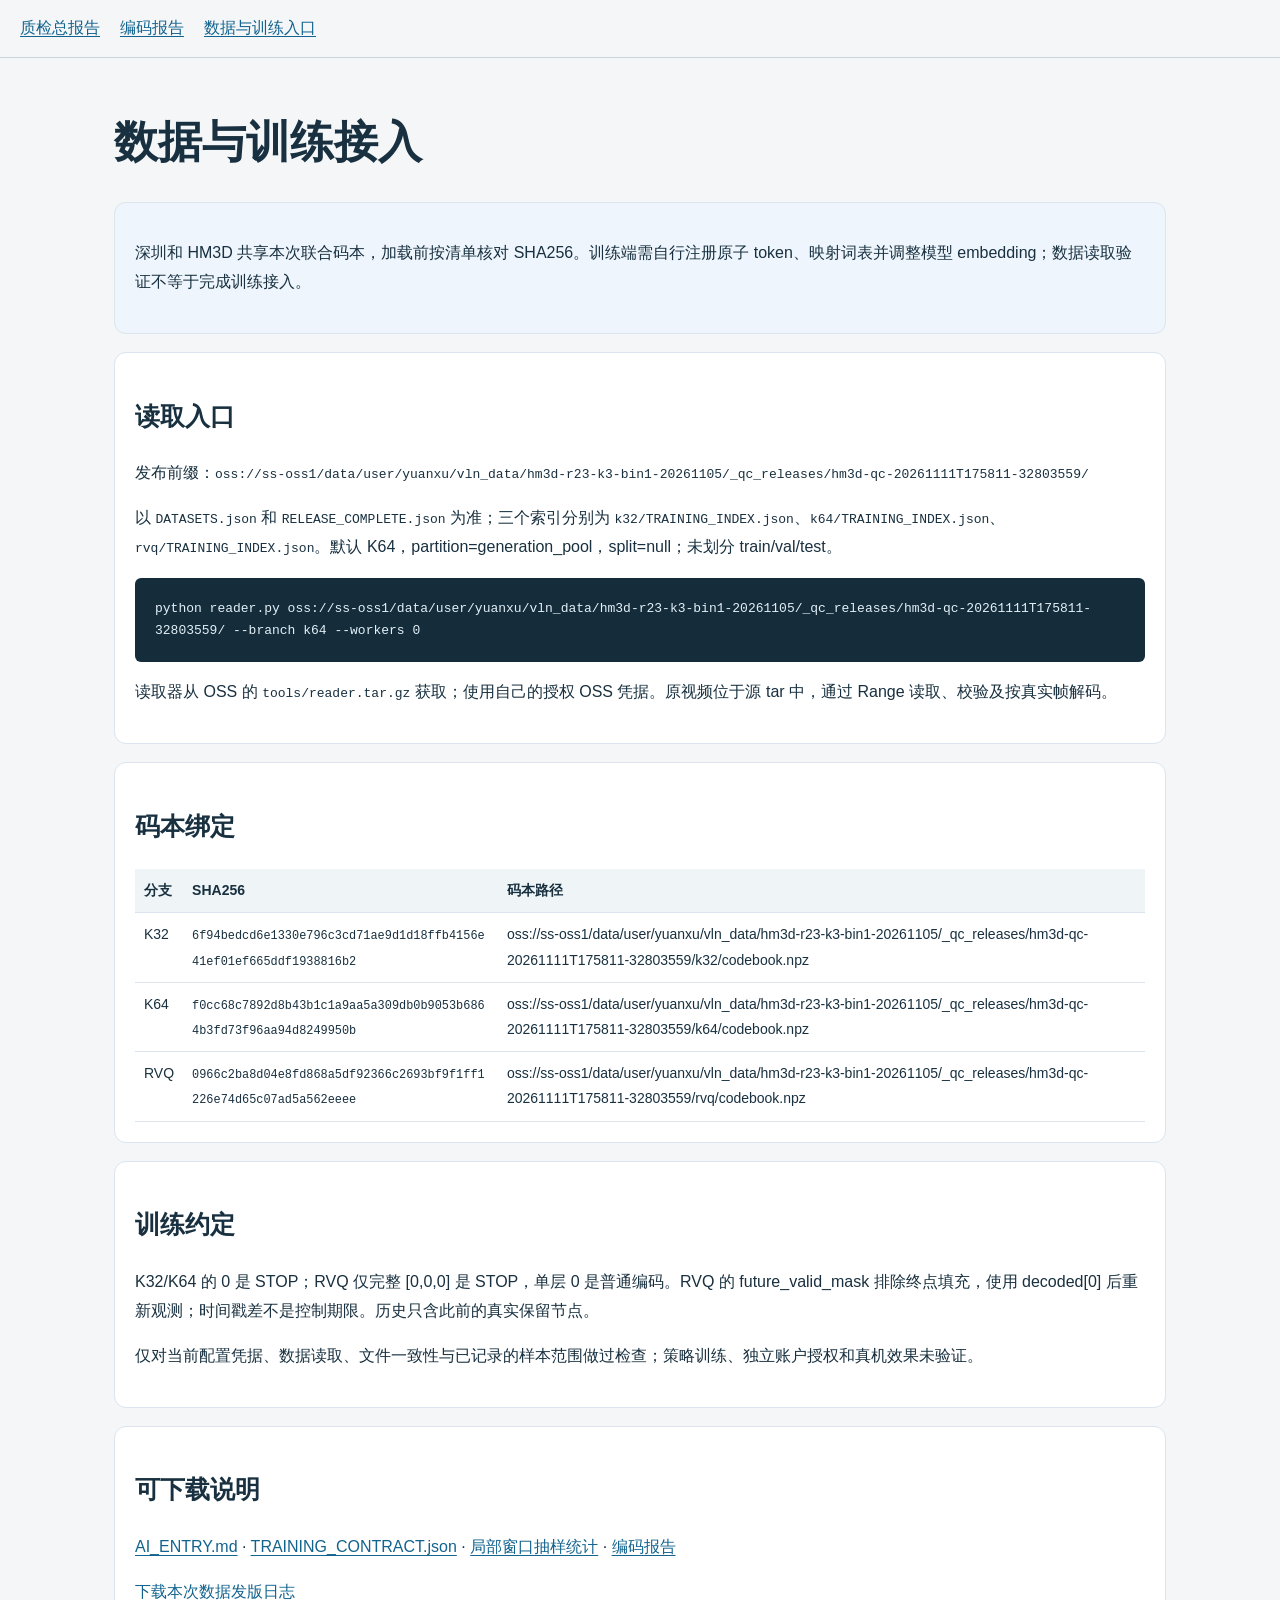
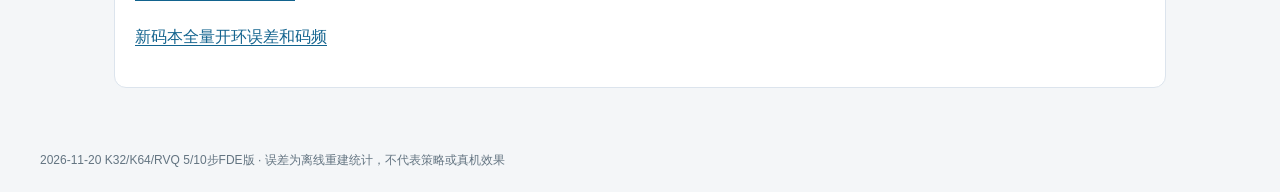
<file: training.html>
<!DOCTYPE html>

<html lang="zh-CN"><head><meta charset="utf-8"/><meta content="width=device-width,initial-scale=1" name="viewport"/><title>数据与训练接入 · HM3D</title><link href="style.css" rel="stylesheet"/><style>body{margin:0}main{max-width:1100px;margin:auto;padding:24px}.panel{padding:20px;border:1px solid #dce4ed;border-radius:12px;margin:18px 0}.note{background:#eef5fc}.wrap{overflow-x:auto}table{width:100%;border-collapse:collapse}td,th{padding:9px;text-align:left;border-bottom:1px solid #dce4ed}code{overflow-wrap:anywhere}pre{white-space:pre-wrap;overflow-wrap:anywhere}.hash{font-family:monospace;font-size:.85em;overflow-wrap:anywhere}.bars{display:grid;grid-template-columns:repeat(auto-fit,minmax(230px,1fr));gap:8px}.bar{display:flex;gap:8px;align-items:center}.bar i{height:10px;background:#467fa6;display:inline-block}nav{padding:14px 20px;display:flex;gap:20px;flex-wrap:wrap}footer{padding:20px}details{margin:12px 0}a{color:#12638e}</style></head><body><nav><a href="index.html">质检总报告</a><a href="tokenizer.html">编码报告</a><a href="training.html">数据与训练入口</a></nav><main><h1>数据与训练接入</h1><section class="panel note"><p>深圳和 HM3D 共享本次联合码本，加载前按清单核对 SHA256。训练端需自行注册原子 token、映射词表并调整模型 embedding；数据读取验证不等于完成训练接入。</p></section><section class="panel" id="k64-training"><h2>读取入口</h2><p>发布前缀：<code>oss://ss-oss1/data/user/yuanxu/vln_data/hm3d-r23-k3-bin1-20261105/_qc_releases/hm3d-qc-20261111T175811-32803559/</code></p><p>以 <code>DATASETS.json</code> 和 <code>RELEASE_COMPLETE.json</code> 为准；三个索引分别为 <code>k32/TRAINING_INDEX.json</code>、<code>k64/TRAINING_INDEX.json</code>、<code>rvq/TRAINING_INDEX.json</code>。默认 K64，partition=generation_pool，split=null；未划分 train/val/test。</p><pre>python reader.py oss://ss-oss1/data/user/yuanxu/vln_data/hm3d-r23-k3-bin1-20261105/_qc_releases/hm3d-qc-20261111T175811-32803559/ --branch k64 --workers 0</pre><p>读取器从 OSS 的 <code>tools/reader.tar.gz</code> 获取；使用自己的授权 OSS 凭据。原视频位于源 tar 中，通过 Range 读取、校验及按真实帧解码。</p></section><section class="panel"><h2>码本绑定</h2><div class="wrap"><table><thead><tr><th>分支</th><th>SHA256</th><th>码本路径</th></tr></thead><tbody><tr><td>K32</td><td><code class="hash">6f94bedcd6e1330e796c3cd71ae9d1d18ffb4156e41ef01ef665ddf1938816b2</code></td><td>oss://ss-oss1/data/user/yuanxu/vln_data/hm3d-r23-k3-bin1-20261105/_qc_releases/hm3d-qc-20261111T175811-32803559/k32/codebook.npz</td></tr><tr><td>K64</td><td><code class="hash">f0cc68c7892d8b43b1c1a9aa5a309db0b9053b6864b3fd73f96aa94d8249950b</code></td><td>oss://ss-oss1/data/user/yuanxu/vln_data/hm3d-r23-k3-bin1-20261105/_qc_releases/hm3d-qc-20261111T175811-32803559/k64/codebook.npz</td></tr><tr><td>RVQ</td><td><code class="hash">0966c2ba8d04e8fd868a5df92366c2693bf9f1ff1226e74d65c07ad5a562eeee</code></td><td>oss://ss-oss1/data/user/yuanxu/vln_data/hm3d-r23-k3-bin1-20261105/_qc_releases/hm3d-qc-20261111T175811-32803559/rvq/codebook.npz</td></tr></tbody></table></div></section><section class="panel"><h2>训练约定</h2><p>K32/K64 的 0 是 STOP；RVQ 仅完整 [0,0,0] 是 STOP，单层 0 是普通编码。RVQ 的 future_valid_mask 排除终点填充，使用 decoded[0] 后重新观测；时间戳差不是控制期限。历史只含此前的真实保留节点。</p><p>仅对当前配置凭据、数据读取、文件一致性与已记录的样本范围做过检查；策略训练、独立账户授权和真机效果未验证。</p></section><section class="panel"><h2>可下载说明</h2><p><a href="downloads/AI_ENTRY.md">AI_ENTRY.md</a> · <a href="downloads/TRAINING_CONTRACT.json">TRAINING_CONTRACT.json</a> · <a href="downloads/JOINT_WINDOW_SAMPLE.json">局部窗口抽样统计</a> · <a href="tokenizer.html">编码报告</a></p><p><a href="downloads/RELEASE_LOG_JOINT.md">下载本次数据发版日志</a></p><p><a href="downloads/JOINT_FULL_METRICS.json">新码本全量开环误差和码频</a></p></section></main><footer>2026-11-20 K32/K64/RVQ 5/10步FDE版 · 误差为离线重建统计，不代表策略或真机效果</footer></body></html>
</file>
<file: style.css>
*{box-sizing:border-box}body{margin:0;background:#f4f6f8;color:#18303f;font:16px/1.8 -apple-system,BlinkMacSystemFont,"Noto Sans CJK SC","Microsoft YaHei",sans-serif}header,main,footer{max-width:1240px;margin:auto;padding:26px}nav{display:flex;gap:24px;flex-wrap:wrap;border-bottom:1px solid #c8d4dd;padding-bottom:14px}a{color:#087f8c;text-underline-offset:3px}h1{font-size:clamp(28px,4vw,44px);line-height:1.4}h2{font-size:25px}section{background:white;border:1px solid #dbe2e8;border-radius:10px;padding:26px;margin:22px 0}.lead{font-size:19px}.tag{font-size:13px;font-weight:650;letter-spacing:.06em;color:#087f8c}.muted,figcaption{color:#5c6d79;font-size:14px}.alert{border-left:4px solid #b56324;background:#fff4e9;padding:16px}.cards{display:grid;grid-template-columns:repeat(4,1fr);gap:14px}.card{border:1px solid #dbe2e8;padding:18px;border-radius:8px}.value{font-size:29px;font-weight:750}.table-wrap{overflow-x:auto}table{width:100%;border-collapse:collapse;font-size:14px}th,td{padding:10px 12px;border-bottom:1px solid #e1e7ec;text-align:left;vertical-align:top}th{background:#eff4f7}code,pre{font:13px/1.7 ui-monospace,Consolas,monospace;overflow-wrap:anywhere}pre{white-space:pre-wrap;background:#152c3b;color:#e2f0f7;padding:20px;border-radius:6px}.uri{background:#eaf4f4;padding:14px;display:block;word-break:break-all}.media{display:grid;grid-template-columns:1fr 1fr;gap:18px}img,video{display:block;width:100%;height:auto}video{background:#172b3a}.controls{display:flex;gap:12px;flex-wrap:wrap;align-items:center;margin-top:12px}button,select{font:inherit;padding:6px 12px;border:1px solid #b7c6cf;border-radius:5px;background:white;color:#18303f}.case{border-top:1px solid #dbe2e8;padding:24px 0}.identity{font-size:12px;word-break:break-all;color:#5c6d79}.links{display:flex;gap:20px;flex-wrap:wrap}footer{font-size:12px;color:#637481;word-break:break-all}@media(max-width:760px){header,main,footer{padding:16px}section{padding:18px}.cards{grid-template-columns:1fr 1fr}.media{grid-template-columns:1fr}.value{font-size:24px}nav{gap:15px}td,th{padding:8px}}
</file>
